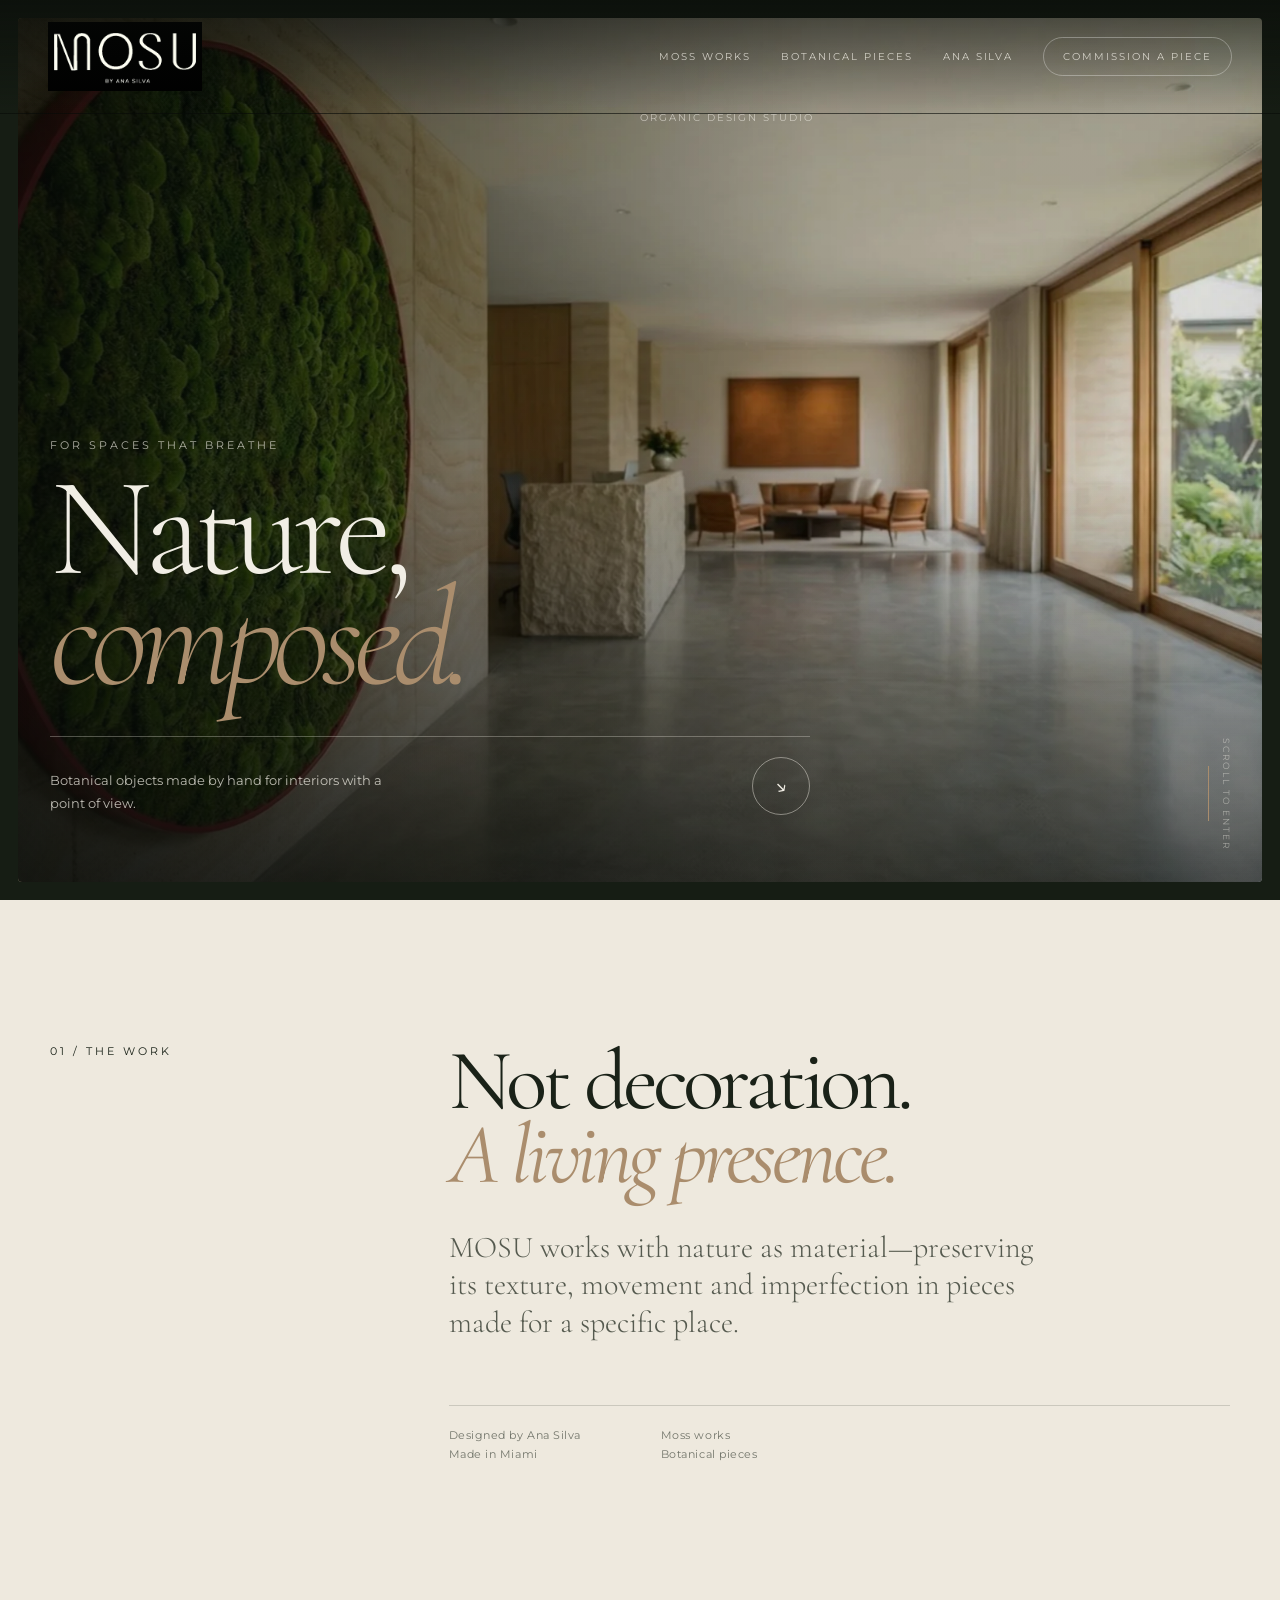
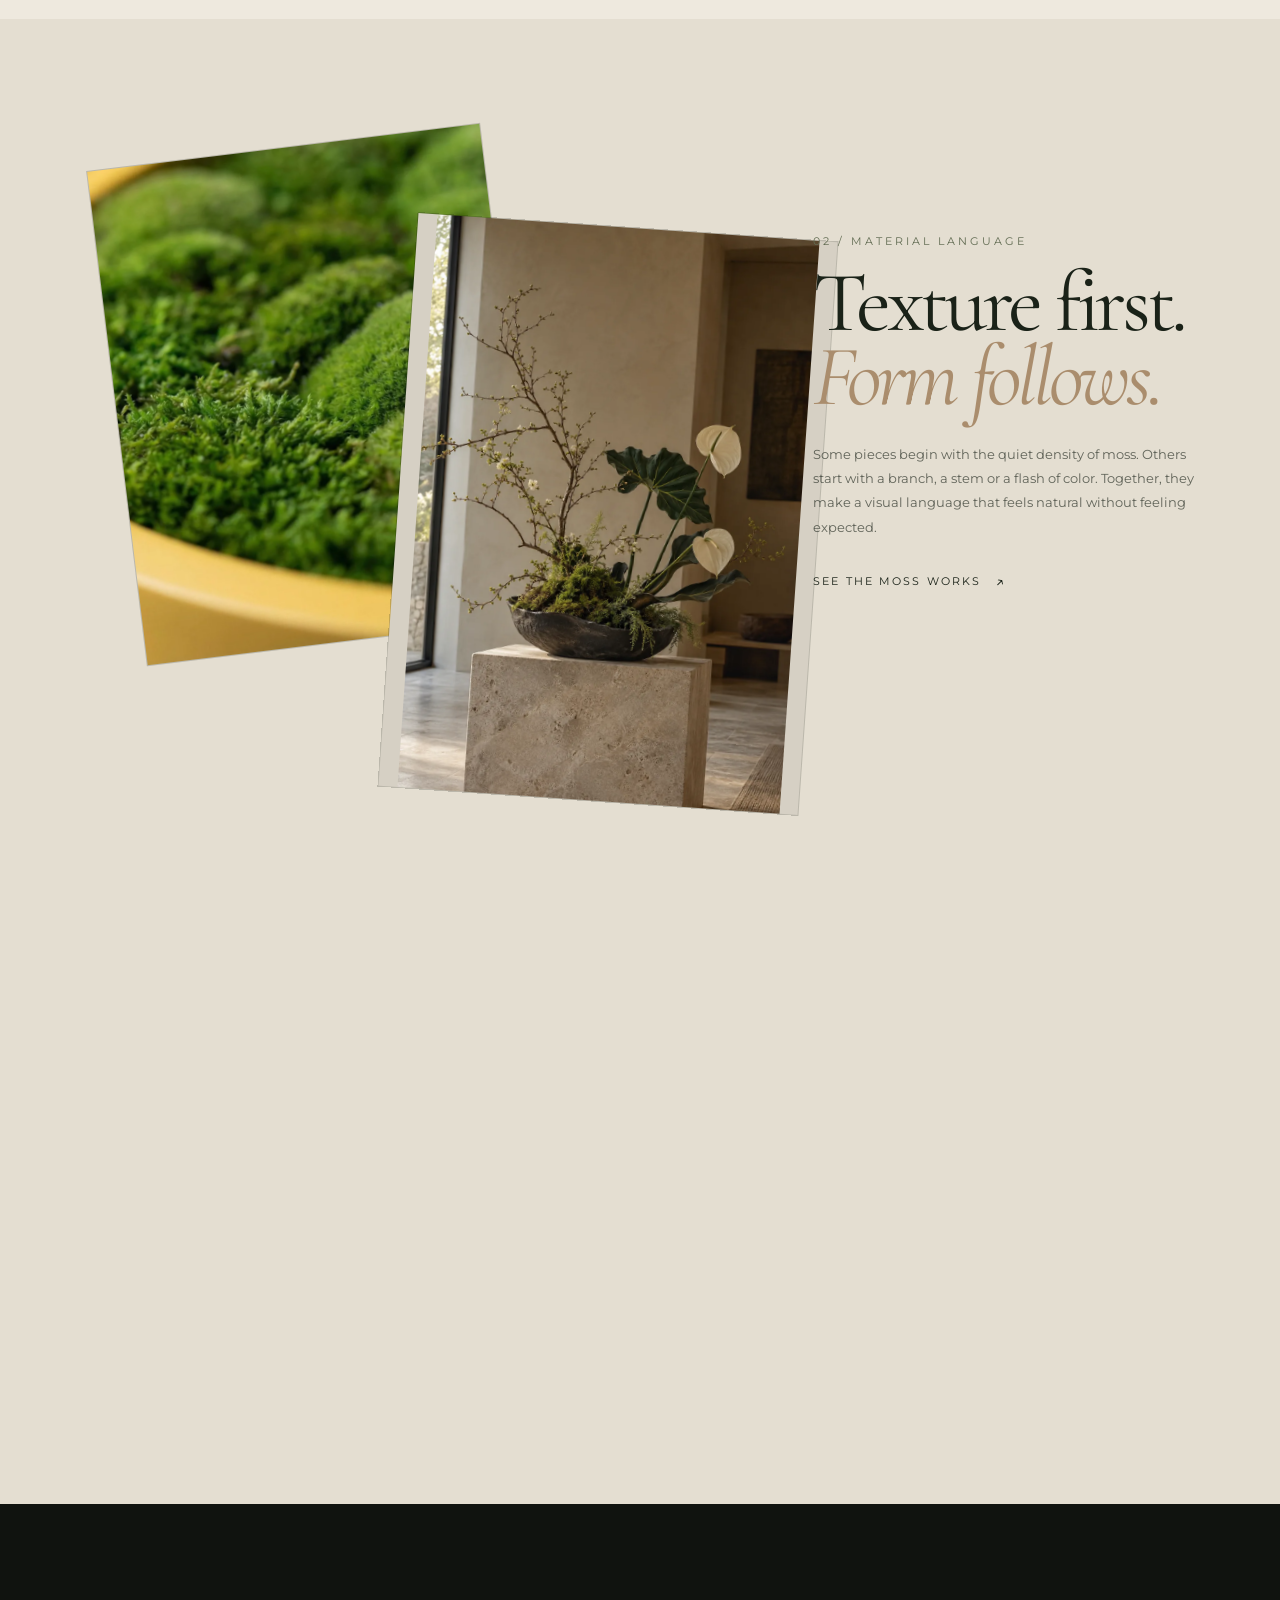
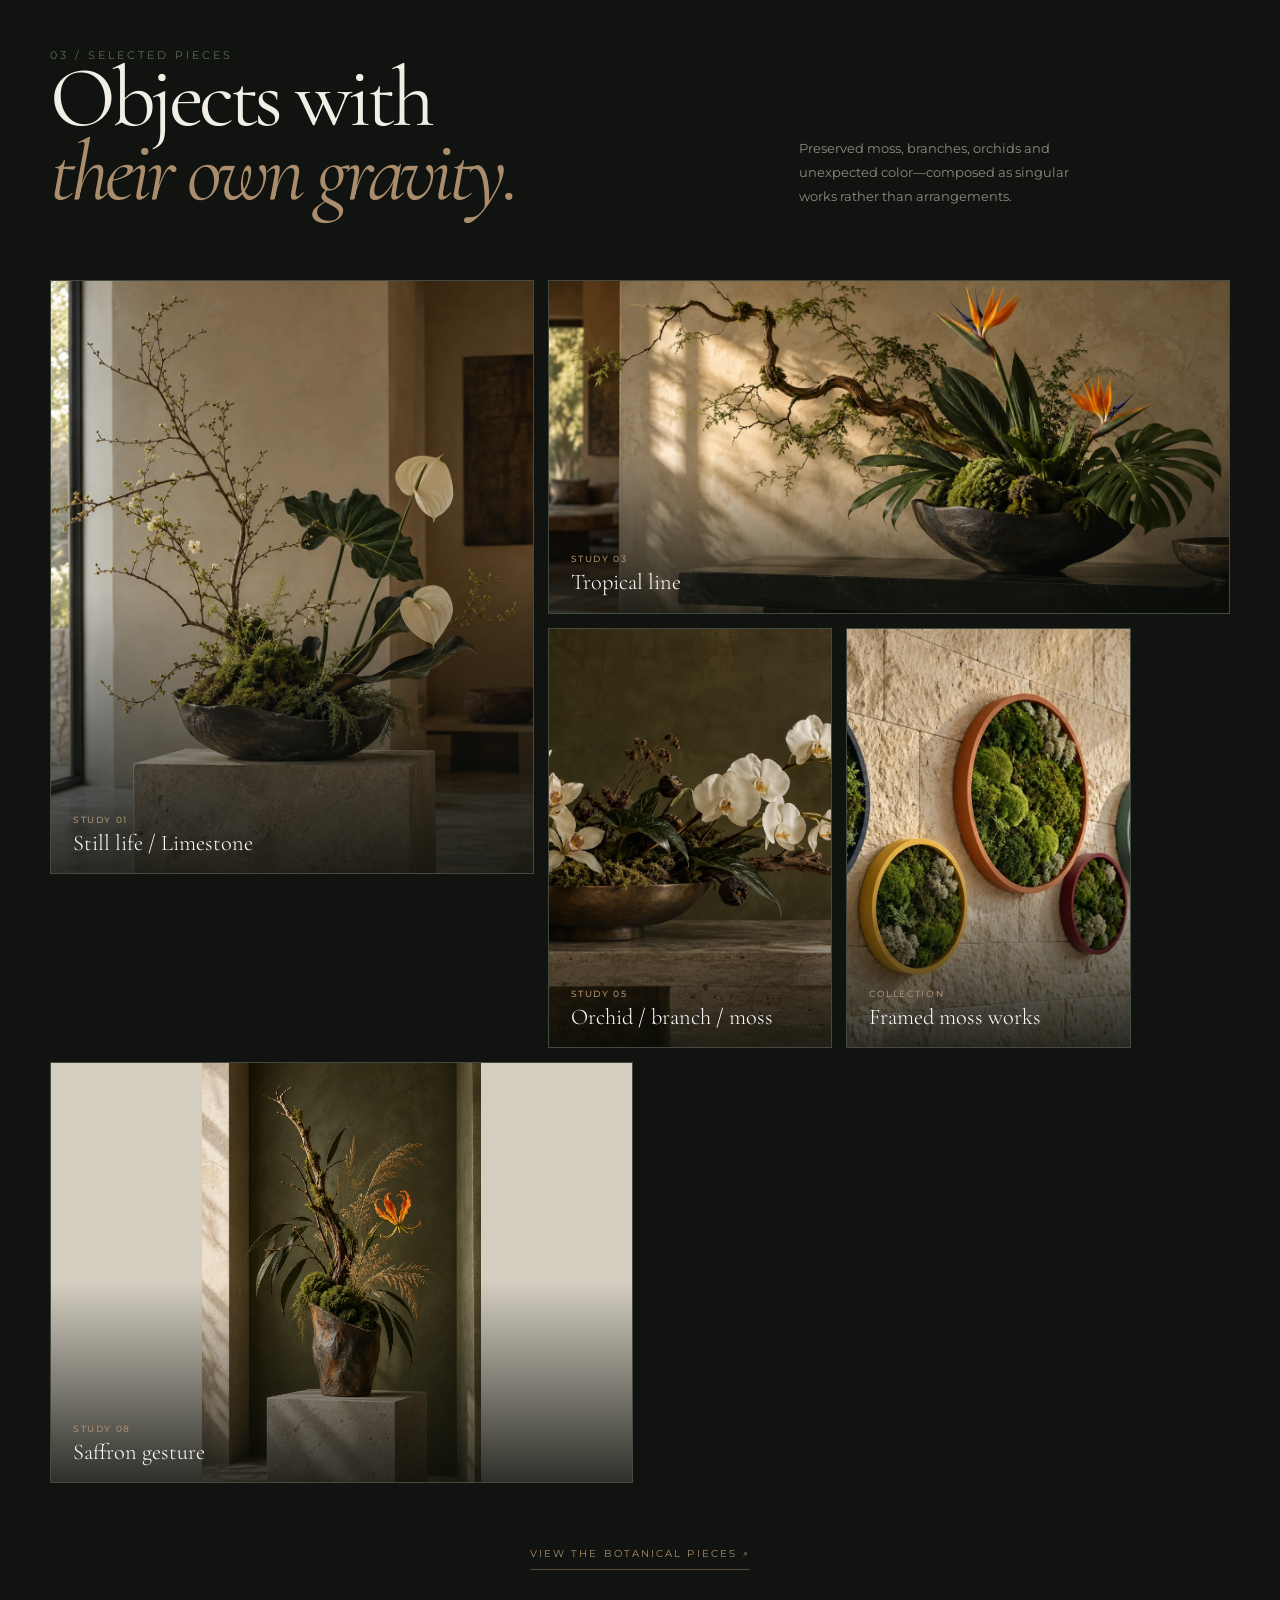
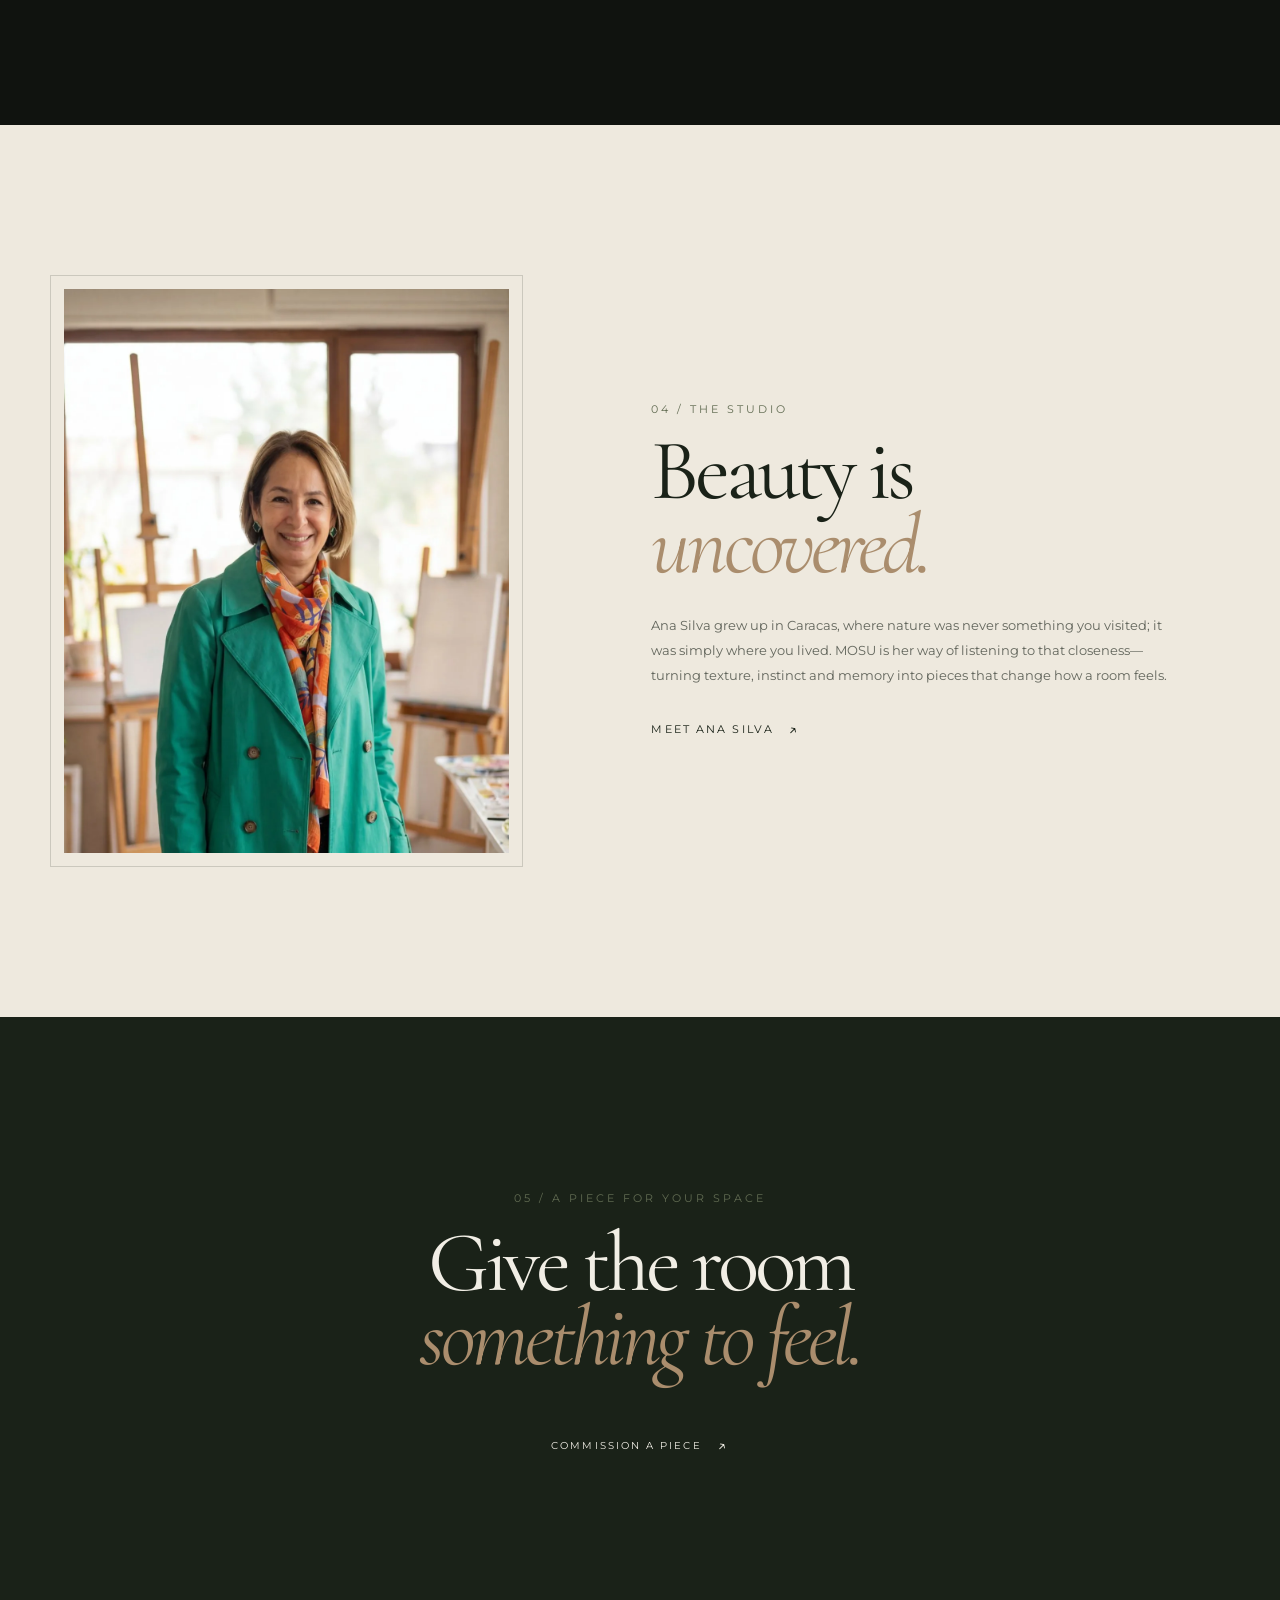
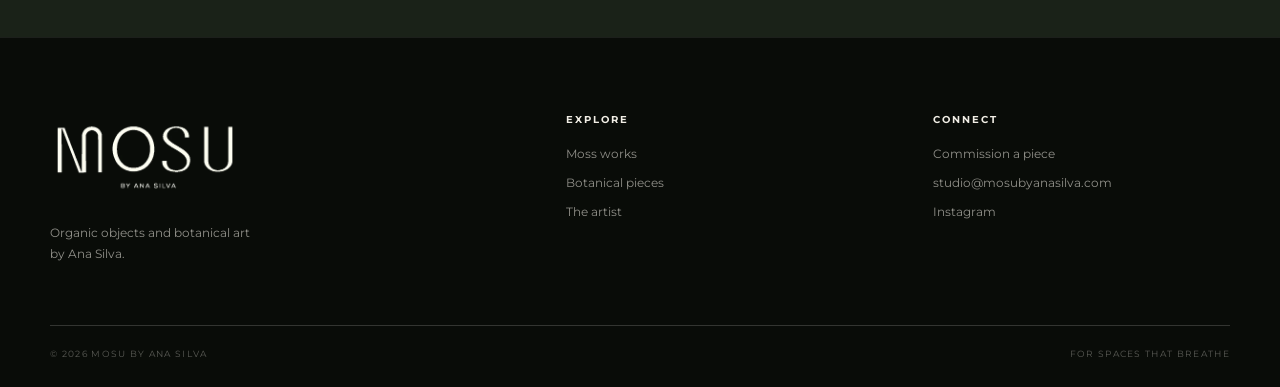
<file: index.html>
<!doctype html>
<html lang="en">
<head>
  <meta charset="utf-8">
  <meta name="viewport" content="width=device-width,initial-scale=1">
  <title>MOSU by Ana Silva | Botanical Art & Living Objects</title>
  <meta name="description" content="MOSU creates sculptural moss works and botanical pieces for considered interiors.">
  <link rel="icon" href="favicon.ico">
  <link rel="preconnect" href="https://fonts.googleapis.com">
  <link rel="preconnect" href="https://fonts.gstatic.com" crossorigin>
  <link href="https://fonts.googleapis.com/css2?family=Cormorant+Garamond:ital,wght@0,300;0,400;1,300&family=Montserrat:wght@300;400;500;600&display=swap" rel="stylesheet">
  <link rel="stylesheet" href="assets/css/site.css">
  <link rel="canonical" href="https://mosubyanasilva.com/">
  <meta property="og:image" content="https://mosubyanasilva.com/og-image.jpg">
</head>
<body class="home-page">
  <header class="nav">
    <a class="brand" href="index.html"><img src="assets/images/mosu-logo.webp" alt="MOSU by Ana Silva"></a>
    <nav class="nav-links" aria-label="Main navigation">
      <a href="collections.html">Moss works</a>
      <a href="botanical-pieces.html">Botanical pieces</a>
      <a href="ana-silva.html">Ana Silva</a>
      <a class="nav-cta" href="commission.html">Commission a piece</a>
    </nav>
    <button class="menu" aria-label="Open navigation">Menu</button>
  </header>

  <main>
    <section class="hero-home" data-depth-section>
      <div class="hero-home-media"><img src="assets/images/moss-interior-red.webp" alt="Large red framed moss work in a contemporary interior" fetchpriority="high"></div>
      <div class="hero-home-wash"></div>
      <div class="hero-home-top wrap"><span>Organic design studio</span><span>Miami · 2026</span></div>
      <div class="hero-home-content wrap">
        <p class="eyebrow">For spaces that breathe</p>
        <h1>Nature,<br><em>composed.</em></h1>
        <div class="hero-home-bottom"><p>Botanical objects made by hand for interiors with a point of view.</p><a class="round-arrow" href="#work" aria-label="Explore the work">↘</a></div>
      </div>
      <div class="hero-home-scroll"><span>Scroll to enter</span><i></i></div>
    </section>

    <section class="home-intro" id="work"><div class="wrap home-intro-grid reveal"><p class="eyebrow">01 / The work</p><div><h2>Not decoration.<br><em>A living presence.</em></h2><p class="home-lede">MOSU works with nature as material—preserving its texture, movement and imperfection in pieces made for a specific place.</p><div class="home-meta"><span>Designed by Ana Silva<br>Made in Miami</span><span>Moss works<br>Botanical pieces</span></div></div></div></section>

    <section class="material-story"><div class="material-sticky"><div class="material-image material-image-back"><img src="assets/images/moss-detail.webp" alt="Close detail of preserved moss"></div><div class="material-image material-image-front"><img src="assets/images/botanical-piece-portrait.webp" alt="Sculptural botanical piece with branches and preserved plants"></div><div class="material-copy wrap reveal"><p class="eyebrow">02 / Material language</p><h2>Texture first.<br><em>Form follows.</em></h2><p>Some pieces begin with the quiet density of moss. Others start with a branch, a stem or a flash of color. Together, they make a visual language that feels natural without feeling expected.</p><a class="text-link" href="collections.html">See the moss works</a></div></div></section>

    <section class="selected-work"><div class="wrap selected-head reveal"><div><p class="eyebrow">03 / Selected pieces</p><h2>Objects with<br><em>their own gravity.</em></h2></div><p>Preserved moss, branches, orchids and unexpected color—composed as singular works rather than arrangements.</p></div><div class="work-stream wrap"><a class="work-card work-card-tall reveal" href="botanical-pieces.html"><img src="assets/images/botanical-piece-portrait.webp" alt="Tall sculptural botanical piece"><span><small>Study 01</small>Still life / Limestone</span></a><a class="work-card work-card-wide reveal" href="botanical-pieces.html"><img src="assets/images/botanical-bird-wide-v2.webp" alt="Botanical piece with birds of paradise"><span><small>Study 03</small>Tropical line</span></a><a class="work-card work-card-square reveal" href="botanical-pieces.html"><img src="assets/images/botanical-orchid-wide-v2.webp" alt="Botanical piece with white orchids"><span><small>Study 05</small>Orchid / branch / moss</span></a><a class="work-card work-card-square reveal" href="collections.html"><img src="assets/images/moss-gallery-real-v2.webp" alt="Collection of preserved moss works"><span><small>Collection</small>Framed moss works</span></a><a class="work-card work-card-accent reveal" href="botanical-pieces.html"><img src="assets/images/botanical-saffron-v2.webp" alt="Botanical piece with a saffron accent"><span><small>Study 08</small>Saffron gesture</span></a></div><a class="center-link" href="botanical-pieces.html">View the botanical pieces ↗</a></section>

    <section class="home-studio"><div class="wrap home-studio-grid reveal"><div class="home-studio-image"><img src="assets/images/ana-silva.webp" alt="Ana Silva, founder and creative director of MOSU"></div><div class="home-studio-copy"><p class="eyebrow">04 / The studio</p><h2>Beauty is<br><em>uncovered.</em></h2><p>Ana Silva grew up in Caracas, where nature was never something you visited; it was simply where you lived. MOSU is her way of listening to that closeness—turning texture, instinct and memory into pieces that change how a room feels.</p><a class="text-link" href="ana-silva.html">Meet Ana Silva</a></div></div></section>

    <section class="home-close"><div class="wrap home-close-inner reveal"><p class="eyebrow">05 / A piece for your space</p><h2>Give the room<br><em>something to feel.</em></h2><a class="button" href="commission.html">Commission a piece <span>↗</span></a></div></section>
  </main>

  <footer class="footer"><div class="wrap"><div class="footer-grid"><div><img class="footer-logo" src="assets/images/mosu-logo.webp" alt="MOSU"><p>Organic objects and botanical art<br>by Ana Silva.</p></div><div><h4>Explore</h4><div class="footer-links"><a href="collections.html">Moss works</a><a href="botanical-pieces.html">Botanical pieces</a><a href="ana-silva.html">The artist</a></div></div><div><h4>Connect</h4><div class="footer-links"><a href="commission.html">Commission a piece</a><a href="mailto:studio@mosubyanasilva.com">studio@mosubyanasilva.com</a><a href="https://instagram.com/mosubyanasilva" target="_blank" rel="noopener">Instagram</a></div></div></div><div class="footer-bottom"><span>© 2026 MOSU by Ana Silva</span><span>For spaces that breathe</span></div></div></footer>
  <script src="assets/js/site.js"></script>
</body>
</html>
</file>
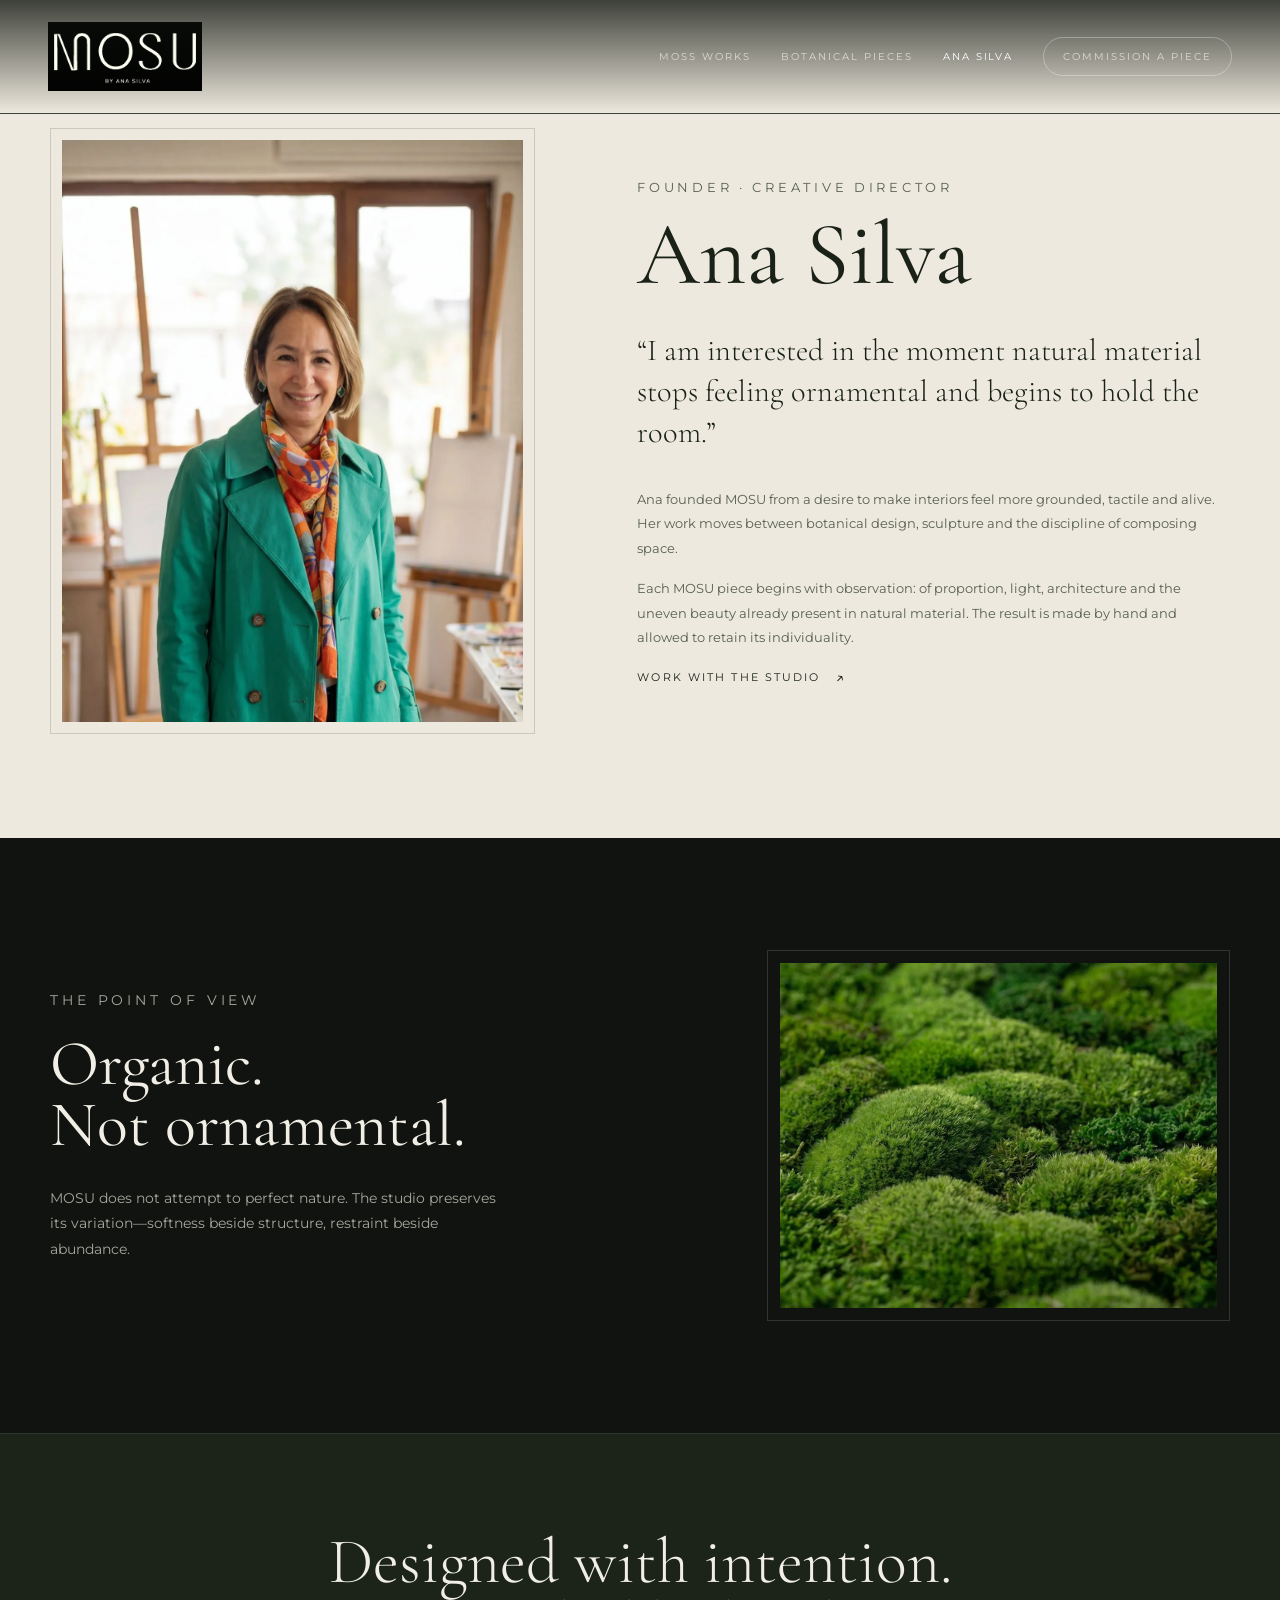
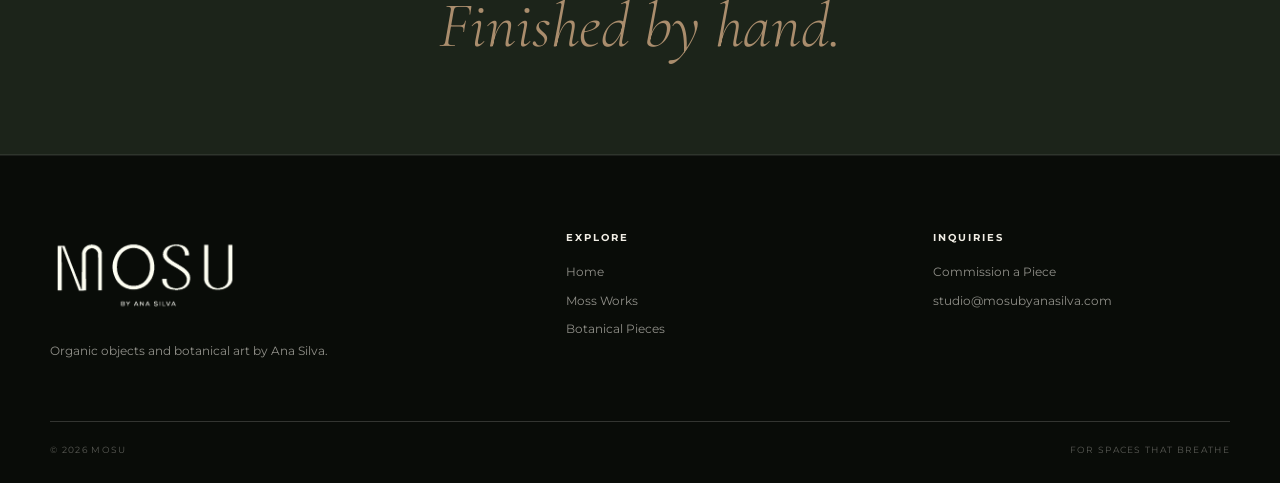
<file: ana-silva.html>
<!doctype html><html lang="en"><head><meta charset="utf-8"><meta name="viewport" content="width=device-width,initial-scale=1"><title>Ana Silva | MOSU</title><meta name="description" content="Meet Ana Silva, the artist and creative director behind MOSU."><link rel="icon" href="favicon.ico"><link href="https://fonts.googleapis.com/css2?family=Cormorant+Garamond:ital,wght@0,300;0,400;1,300&family=Montserrat:wght@300;400;500;600&display=swap" rel="stylesheet"><link rel="stylesheet" href="assets/css/site.css"></head><body><header class="nav scrolled"><a class="brand" href="index.html"><img src="assets/images/mosu-logo.webp" alt="MOSU"></a><button class="menu">Menu</button><nav class="nav-links"><a href="collections.html">Moss Works</a><a href="botanical-pieces.html">Botanical Pieces</a><a class="active" href="ana-silva.html">Ana Silva</a><a class="nav-cta" href="commission.html">Commission a Piece</a></nav></header><main>
<section class="profile"><div class="wrap profile-grid"><div class="profile-image reveal"><img src="assets/images/ana-silva.webp" alt="Ana Silva, founder and creative director of MOSU"></div><div class="profile-copy reveal"><p class="eyebrow">Founder · Creative Director</p><h1>Ana Silva</h1><blockquote>“I am interested in the moment natural material stops feeling ornamental and begins to hold the room.”</blockquote><p>Ana founded MOSU from a desire to make interiors feel more grounded, tactile and alive. Her work moves between botanical design, sculpture and the discipline of composing space.</p><p>Each MOSU piece begins with observation: of proportion, light, architecture and the uneven beauty already present in natural material. The result is made by hand and allowed to retain its individuality.</p><a class="text-link" href="commission.html">Work with the studio</a></div></div></section>
<section class="editorial"><div class="wrap editorial-grid"><div class="editorial-copy reveal"><p class="eyebrow">The point of view</p><h2>Organic.<br>Not ornamental.</h2><p>MOSU does not attempt to perfect nature. The studio preserves its variation—softness beside structure, restraint beside abundance.</p></div><div class="editorial-image reveal"><img src="assets/images/moss-texture.webp" alt="Natural preserved moss texture"></div></div></section>
<section class="statement"><div class="wrap"><p>Designed with intention.<br><em>Finished by hand.</em></p></div></section></main>
<footer class="footer"><div class="wrap"><div class="footer-grid"><div><img class="footer-logo" src="assets/images/mosu-logo.webp" alt="MOSU"><p>Organic objects and botanical art by Ana Silva.</p></div><div><h4>Explore</h4><div class="footer-links"><a href="index.html">Home</a><a href="collections.html">Moss Works</a><a href="botanical-pieces.html">Botanical Pieces</a></div></div><div><h4>Inquiries</h4><div class="footer-links"><a href="commission.html">Commission a Piece</a><a href="mailto:studio@mosubyanasilva.com">studio@mosubyanasilva.com</a></div></div></div><div class="footer-bottom"><span>© 2026 MOSU</span><span>For spaces that breathe</span></div></div></footer><script src="assets/js/site.js"></script></body></html>
</file>
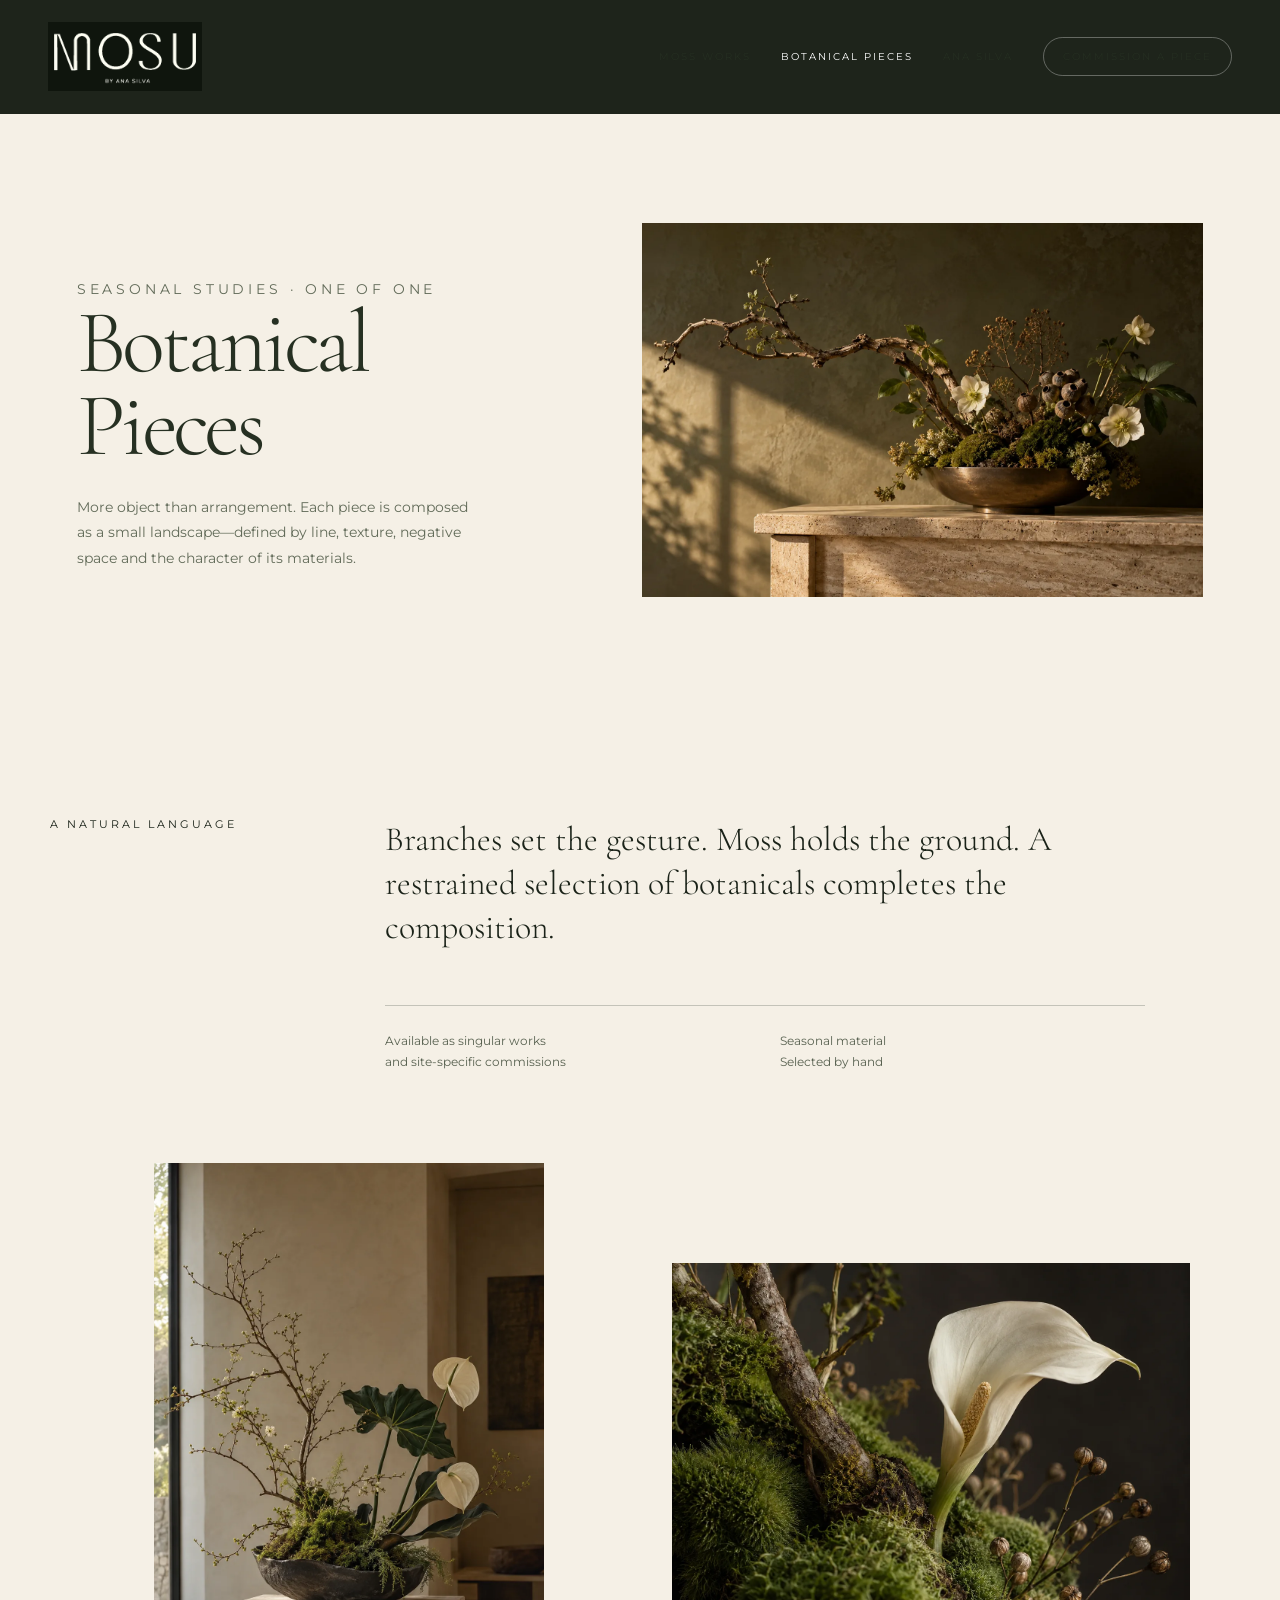
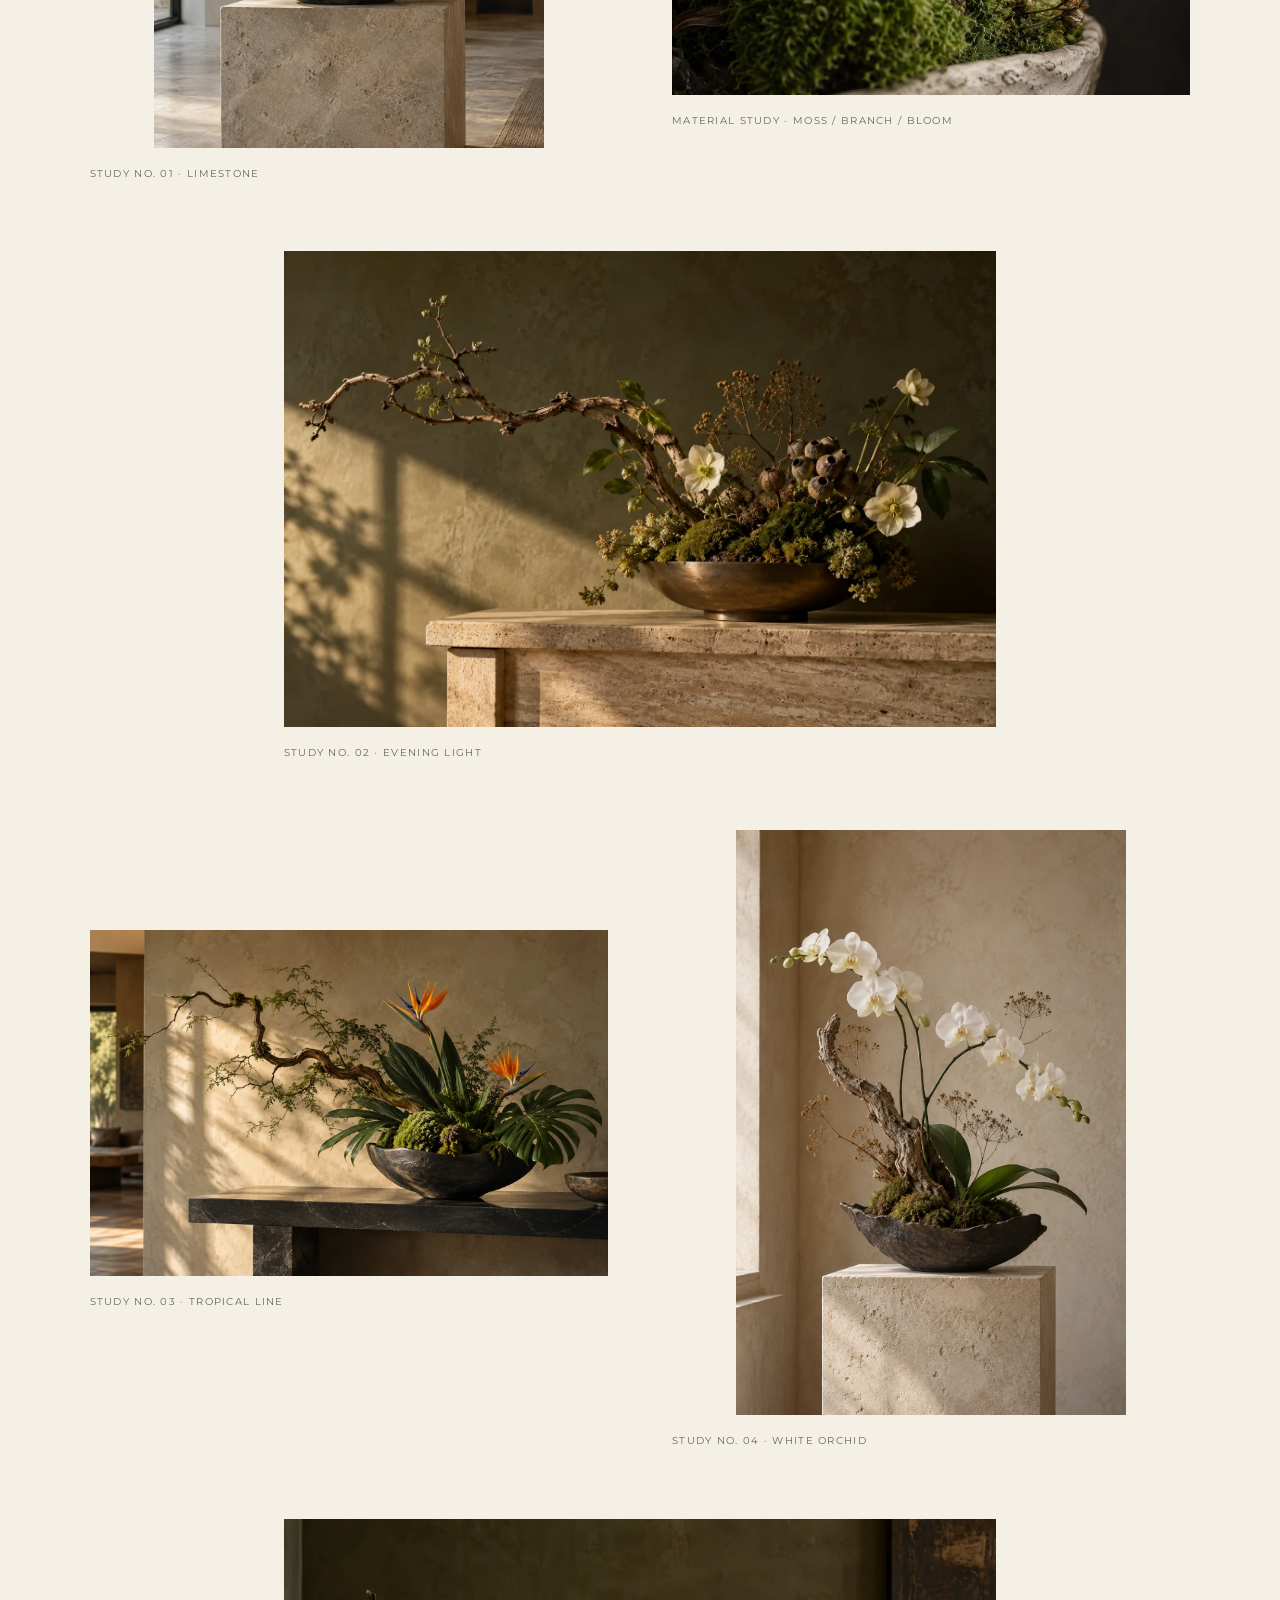
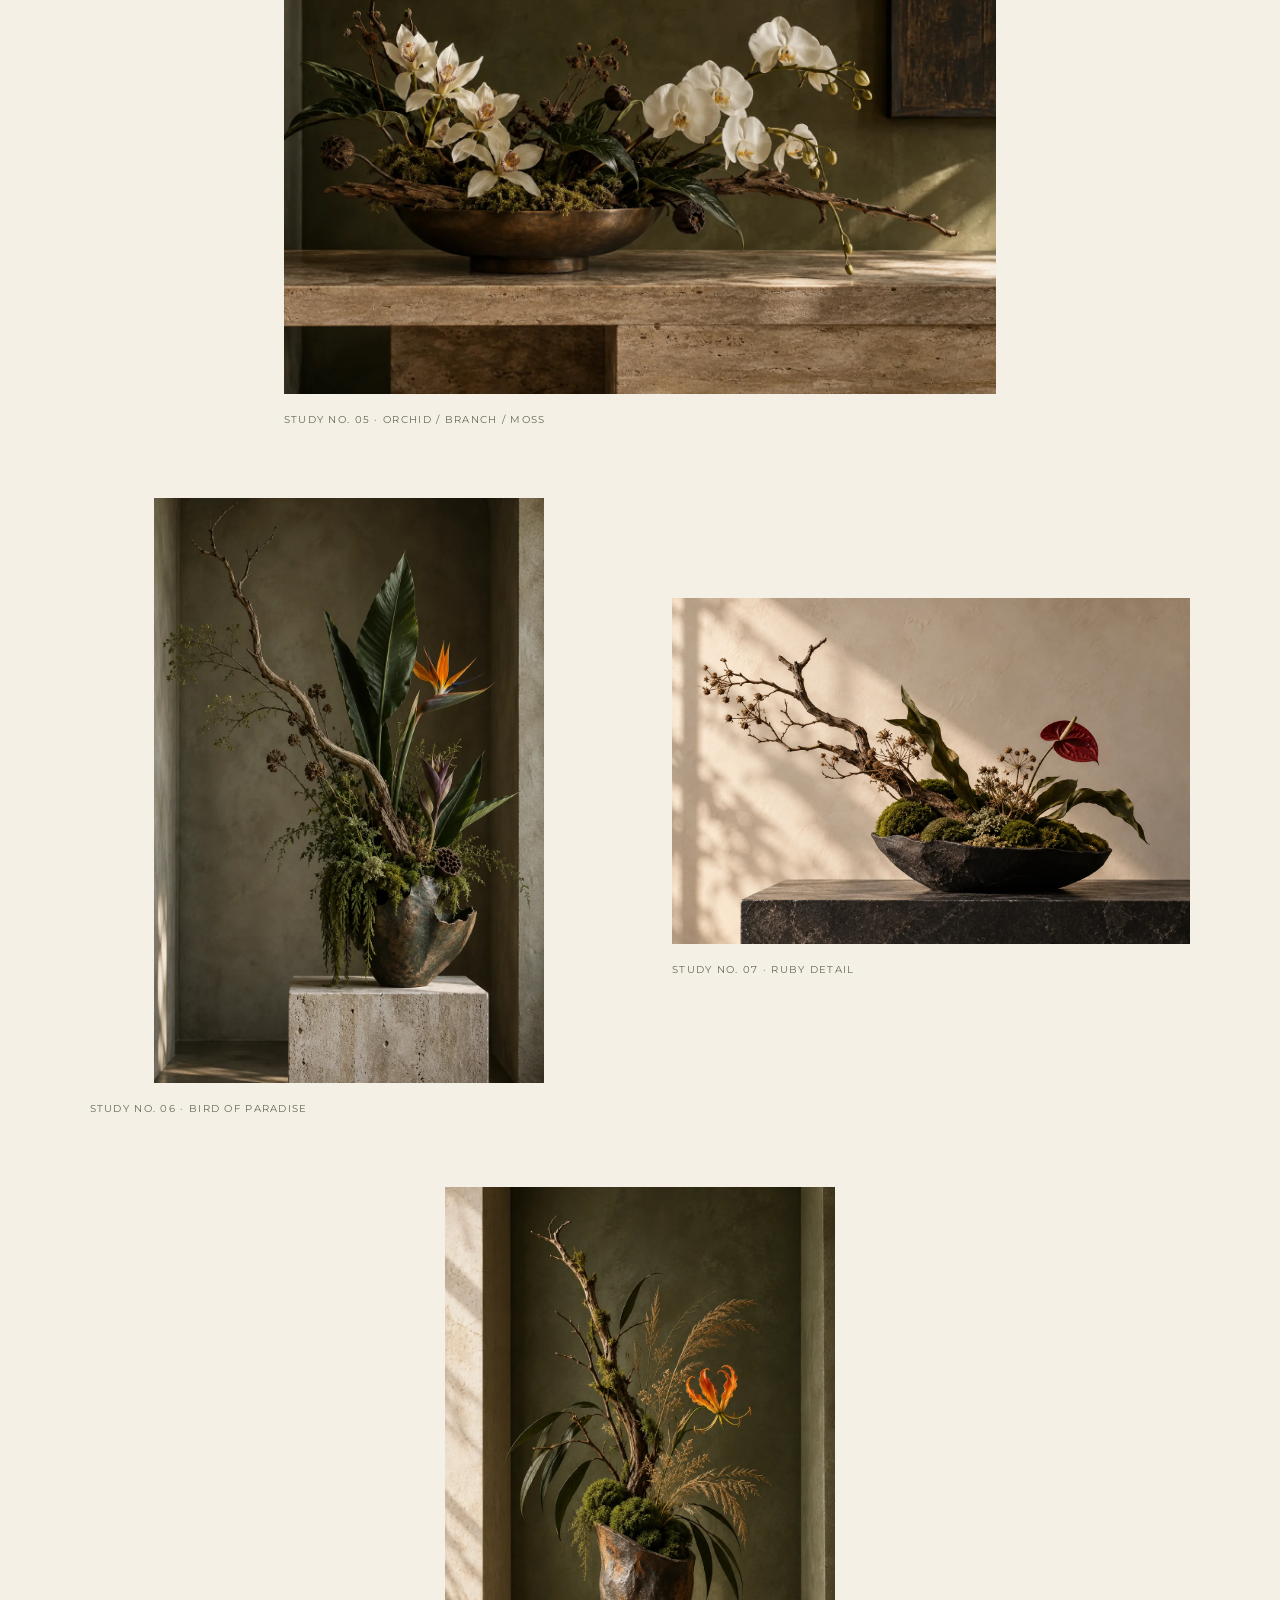
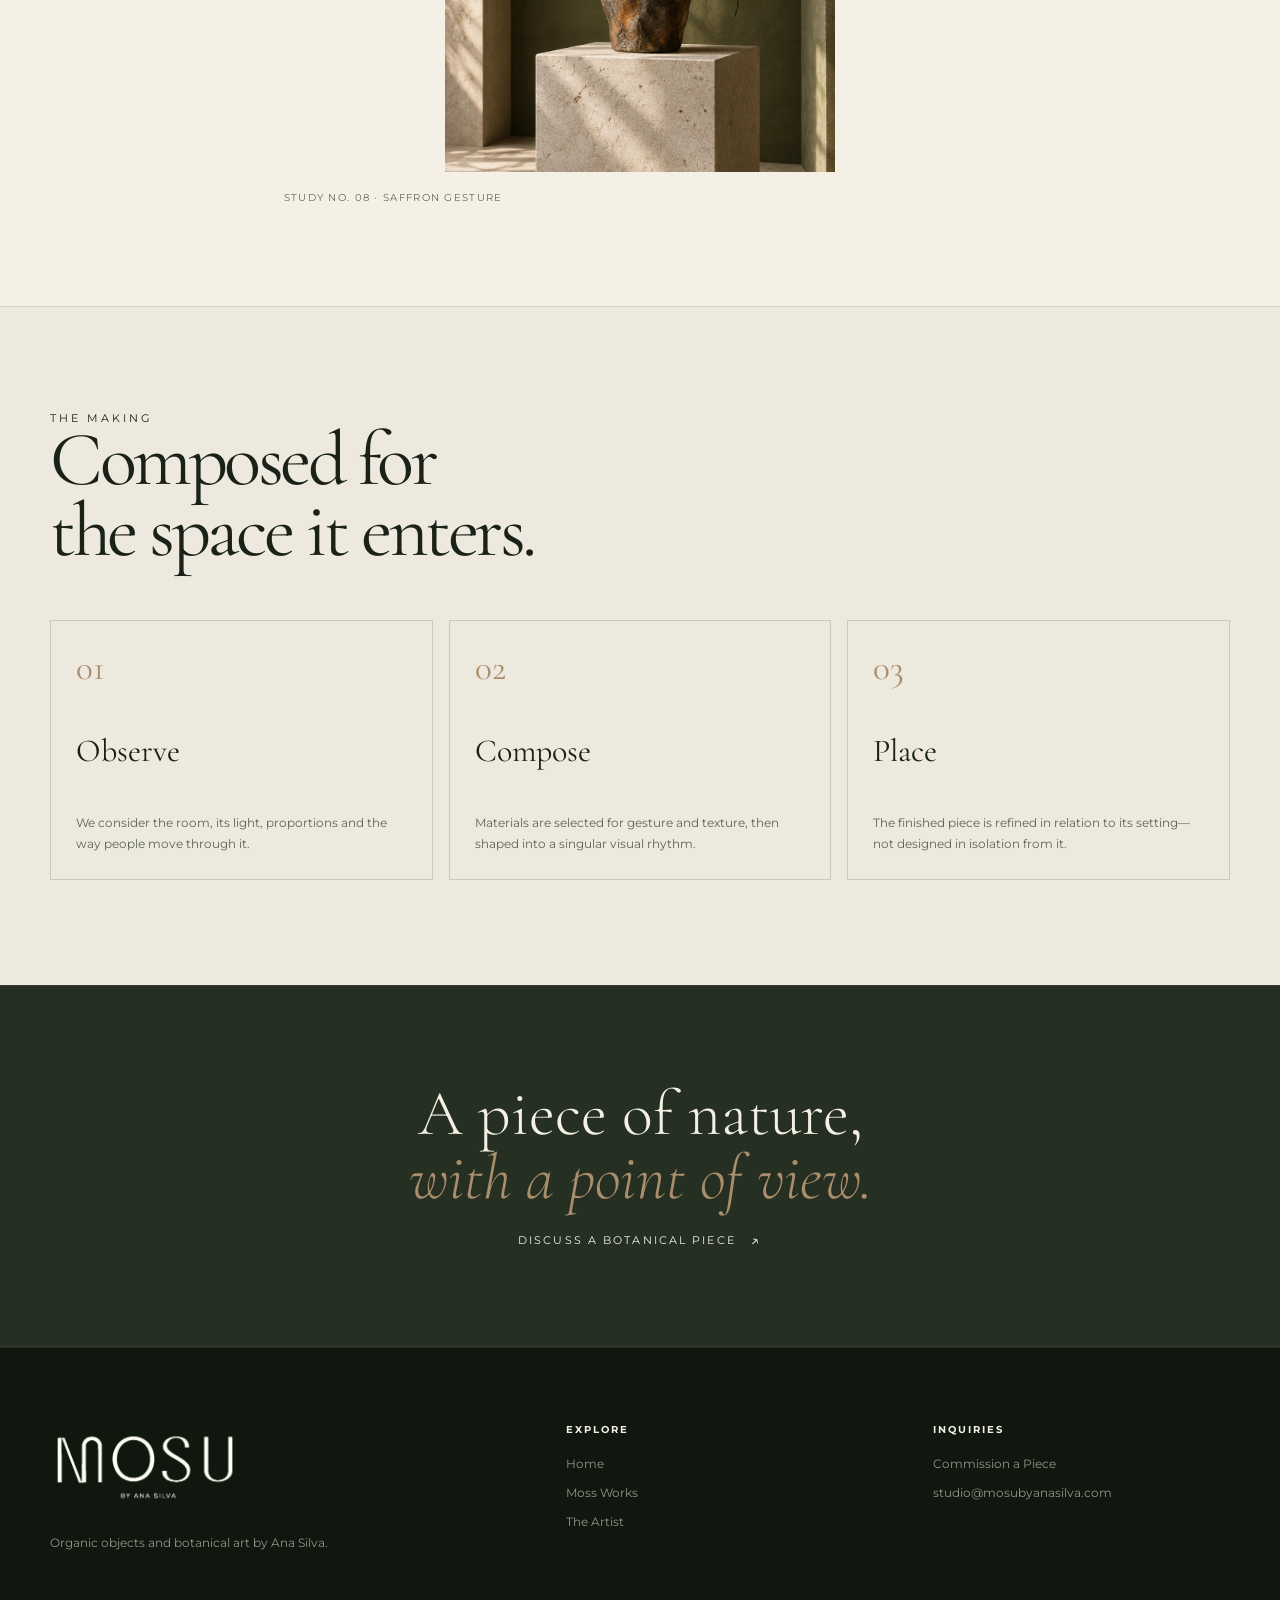
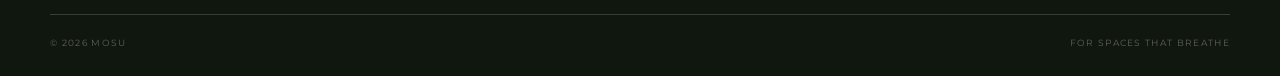
<file: botanical-pieces.html>
<!doctype html><html lang="en"><head><meta charset="utf-8"><meta name="viewport" content="width=device-width,initial-scale=1"><title>Botanical Pieces | MOSU by Ana Silva</title><meta name="description" content="Sculptural botanical pieces by MOSU—singular compositions made from natural materials."><link rel="icon" href="favicon.ico"><link href="https://fonts.googleapis.com/css2?family=Cormorant+Garamond:ital,wght@0,300;0,400;1,300&family=Montserrat:wght@300;400;500;600&display=swap" rel="stylesheet"><link rel="stylesheet" href="assets/css/site.css?v=botanical-editorial-20261014"></head><body class="botanical-page"><header class="nav"><a class="brand" href="index.html"><img src="assets/images/mosu-logo.webp" alt="MOSU"></a><button class="menu">Menu</button><nav class="nav-links"><a href="collections.html">Moss Works</a><a class="active" href="botanical-pieces.html">Botanical Pieces</a><a href="ana-silva.html">Ana Silva</a><a class="nav-cta" href="commission.html">Commission a Piece</a></nav></header><main>
<section class="page-hero"><div class="page-hero-media"><img src="assets/images/botanical-piece-wide.webp" alt="Architectural botanical piece with moss, branches and flowers"></div><div class="page-hero-content wrap"><p class="eyebrow">Seasonal studies · One of one</p><h1>Botanical Pieces</h1><p>More object than arrangement. Each piece is composed as a small landscape—defined by line, texture, negative space and the character of its materials.</p></div></section>
<section class="intro"><div class="wrap intro-grid reveal"><p class="eyebrow">A natural language</p><div class="intro-copy"><p>Branches set the gesture. Moss holds the ground. A restrained selection of botanicals completes the composition.</p><div class="intro-meta"><span>Available as singular works<br>and site-specific commissions</span><span>Seasonal material<br>Selected by hand</span></div></div></div></section>
<section class="botanical-grid"><article class="botanical-card tall"><img src="assets/images/botanical-piece-portrait.webp" alt="Tall sculptural botanical work"><p class="caption">Study No. 01 · Limestone</p></article><article class="botanical-card"><img src="assets/images/botanical-detail.webp" alt="Detail of preserved moss and white bloom"><p class="caption">Material study · Moss / Branch / Bloom</p></article><article class="botanical-card"><img src="assets/images/botanical-piece-wide.webp" alt="Wide sculptural botanical work"><p class="caption">Study No. 02 · Evening light</p></article><article class="botanical-card"><img src="assets/images/botanical-bird-wide-v2.webp" alt="Botanical piece with birds-of-paradise flowers"><p class="caption">Study No. 03 · Tropical line</p></article><article class="botanical-card tall"><img src="assets/images/botanical-orchid-tall-v2.webp" alt="Tall white orchid botanical piece"><p class="caption">Study No. 04 · White orchid</p></article><article class="botanical-card"><img src="assets/images/botanical-orchid-wide-v2.webp" alt="Wide white orchid botanical piece"><p class="caption">Study No. 05 · Orchid / Branch / Moss</p></article><article class="botanical-card"><img src="assets/images/botanical-bird-tall-v2.webp" alt="Tall botanical piece with a bird-of-paradise accent"><p class="caption">Study No. 06 · Bird of paradise</p></article><article class="botanical-card"><img src="assets/images/botanical-ruby-v2.webp" alt="Botanical piece with a single ruby anthurium"><p class="caption">Study No. 07 · Ruby detail</p></article><article class="botanical-card tall"><img src="assets/images/botanical-saffron-v2.webp" alt="Tall botanical piece with a saffron-orange gloriosa lily"><p class="caption">Study No. 08 · Saffron gesture</p></article><article class="botanical-card"><img src="assets/images/botanical-violet-v2.webp" alt="Botanical piece with muted violet-blue orchids"><p class="caption">Study No. 09 · Violet / Sage / Stone</p></article></section>
<section class="process"><div class="wrap"><p class="eyebrow">The making</p><h2 class="section-title">Composed for<br>the space it enters.</h2><div class="process-grid"><div class="process-item reveal"><span>01</span><h3>Observe</h3><p>We consider the room, its light, proportions and the way people move through it.</p></div><div class="process-item reveal"><span>02</span><h3>Compose</h3><p>Materials are selected for gesture and texture, then shaped into a singular visual rhythm.</p></div><div class="process-item reveal"><span>03</span><h3>Place</h3><p>The finished piece is refined in relation to its setting—not designed in isolation from it.</p></div></div></div></section>
<section class="statement"><div class="wrap"><p>A piece of nature,<br><em>with a point of view.</em></p><br><a class="text-link" href="commission.html">Discuss a botanical piece</a></div></section></main>
<footer class="footer"><div class="wrap"><div class="footer-grid"><div><img class="footer-logo" src="assets/images/mosu-logo.webp" alt="MOSU"><p>Organic objects and botanical art by Ana Silva.</p></div><div><h4>Explore</h4><div class="footer-links"><a href="index.html">Home</a><a href="collections.html">Moss Works</a><a href="ana-silva.html">The Artist</a></div></div><div><h4>Inquiries</h4><div class="footer-links"><a href="commission.html">Commission a Piece</a><a href="mailto:studio@mosubyanasilva.com">studio@mosubyanasilva.com</a></div></div></div><div class="footer-bottom"><span>© 2026 MOSU</span><span>For spaces that breathe</span></div></div></footer><script src="assets/js/site.js"></script></body></html>
</file>
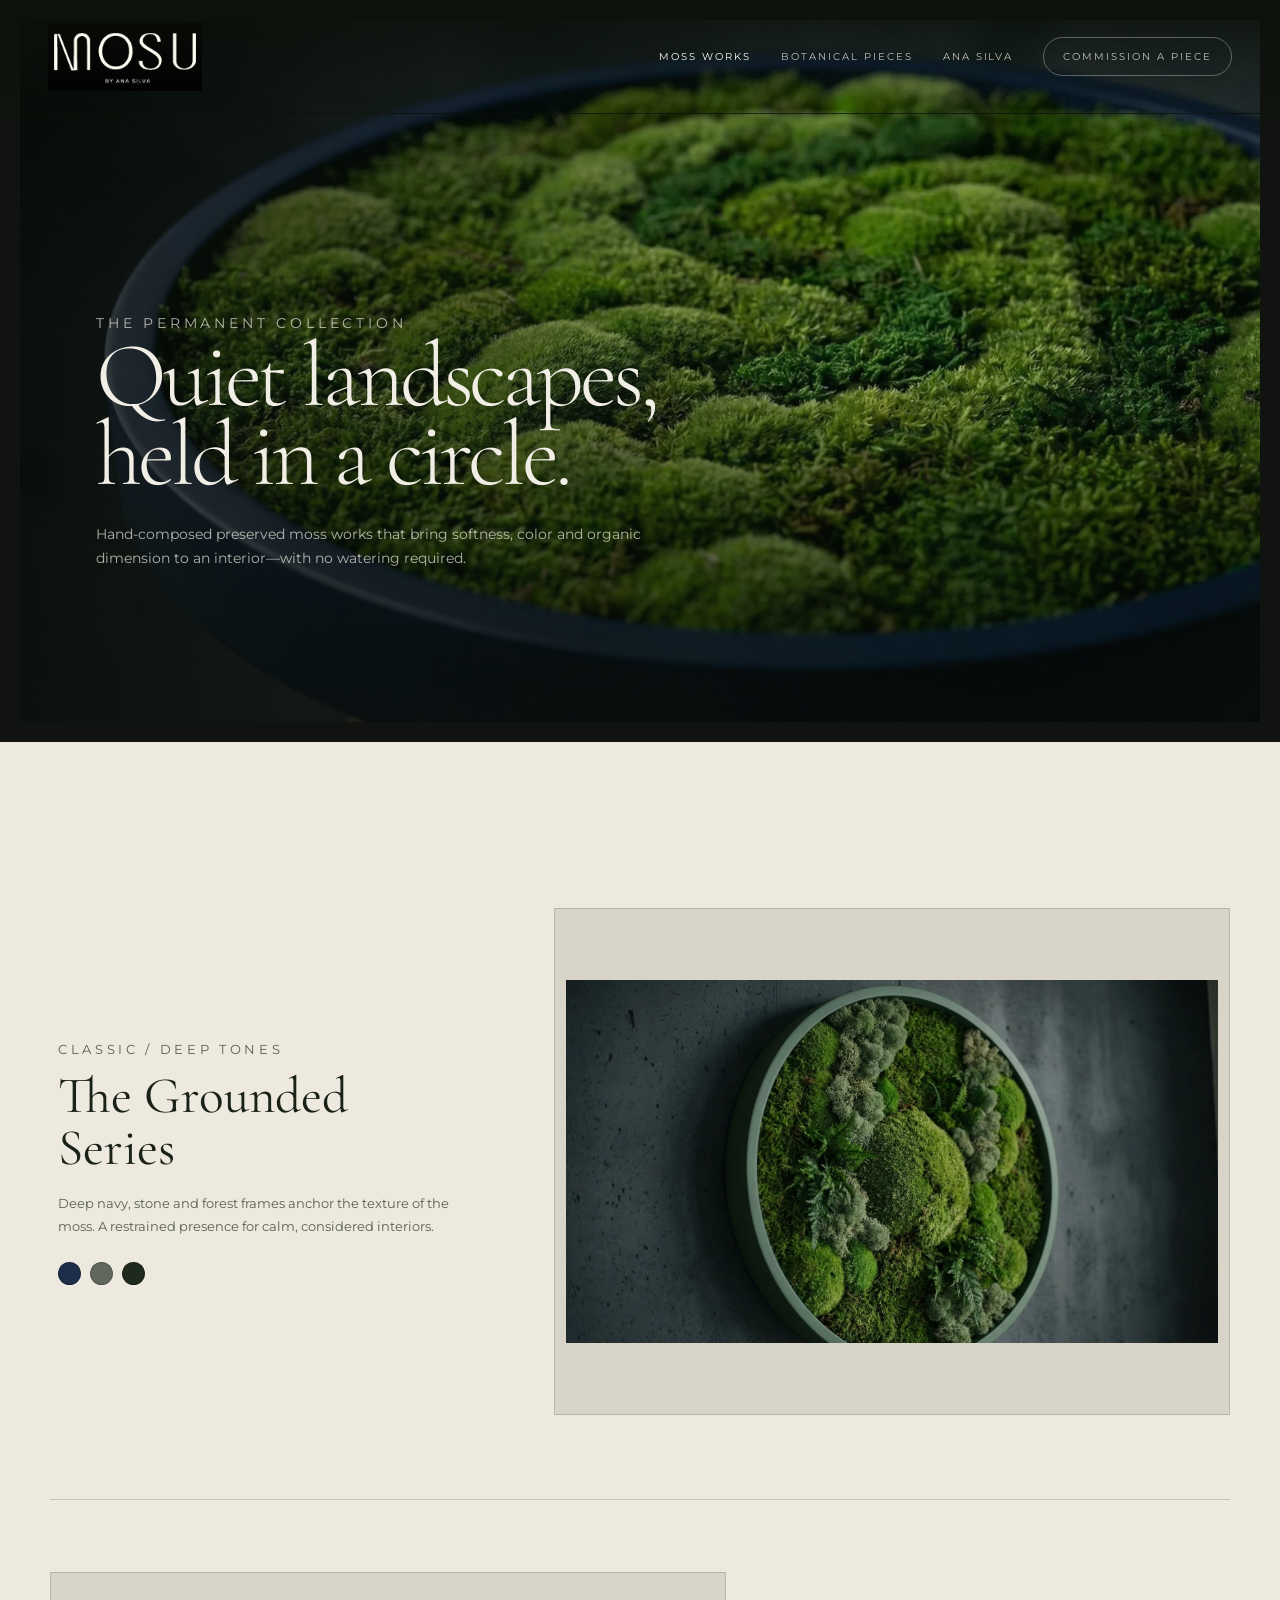
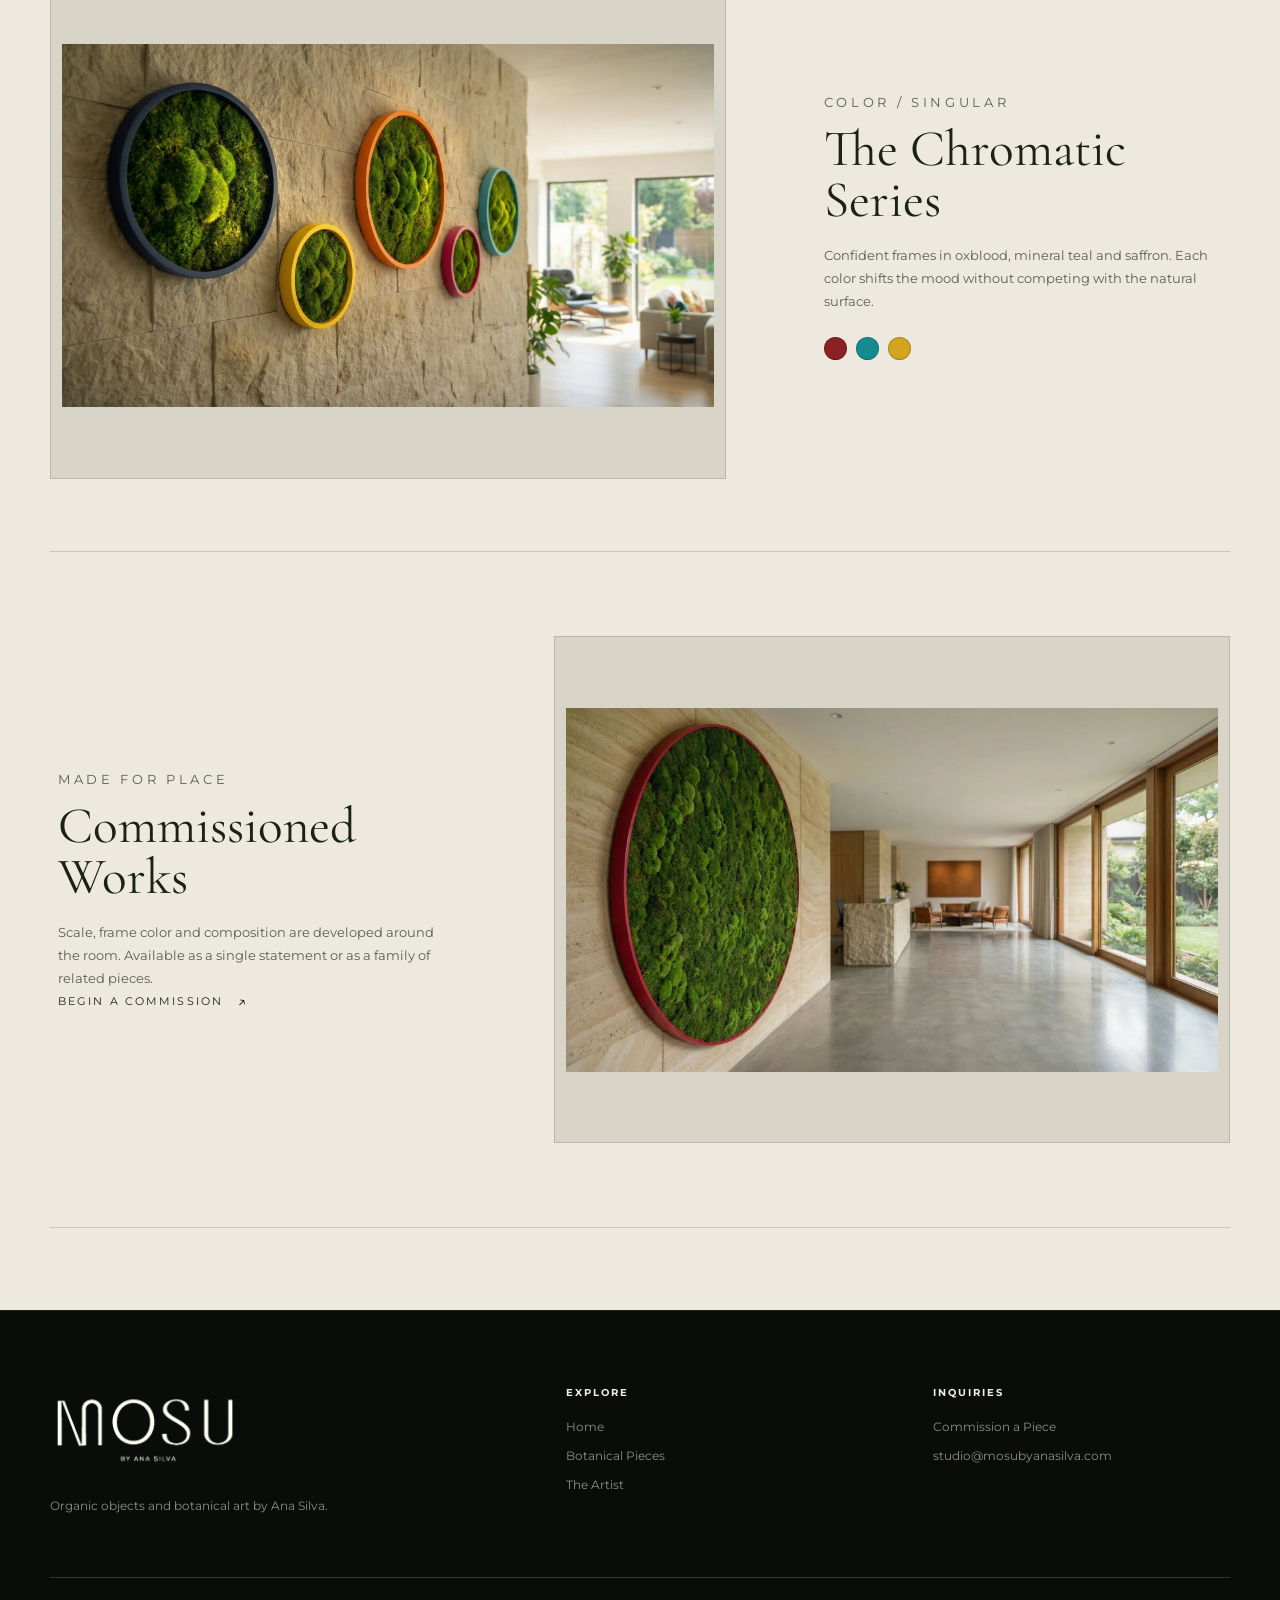
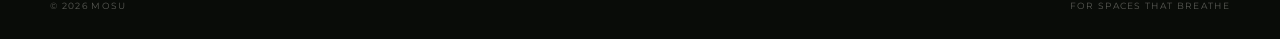
<file: collections.html>
<!doctype html><html lang="en"><head><meta charset="utf-8"><meta name="viewport" content="width=device-width,initial-scale=1"><title>Moss Works | MOSU by Ana Silva</title><meta name="description" content="Explore sculptural preserved moss works by MOSU."><link rel="icon" href="favicon.ico"><link href="https://fonts.googleapis.com/css2?family=Cormorant+Garamond:ital,wght@0,300;0,400;1,300&family=Montserrat:wght@300;400;500;600&display=swap" rel="stylesheet"><link rel="stylesheet" href="assets/css/site.css"></head><body><header class="nav"><a class="brand" href="index.html"><img src="assets/images/mosu-logo.webp" alt="MOSU"></a><button class="menu">Menu</button><nav class="nav-links"><a class="active" href="collections.html">Moss Works</a><a href="botanical-pieces.html">Botanical Pieces</a><a href="ana-silva.html">Ana Silva</a><a class="nav-cta" href="commission.html">Commission a Piece</a></nav></header><main>
<section class="page-hero"><div class="page-hero-media"><img src="assets/images/moss-navy.webp" alt="Navy framed preserved moss work"></div><div class="page-hero-content wrap"><p class="eyebrow">The permanent collection</p><h1>Quiet landscapes,<br>held in a circle.</h1><p>Hand-composed preserved moss works that bring softness, color and organic dimension to an interior—with no watering required.</p></div></section>
<section class="collection-list"><div class="wrap"><article class="collection-row reveal"><div class="collection-copy"><p class="eyebrow">Classic / Deep tones</p><h2>The Grounded Series</h2><p>Deep navy, stone and forest frames anchor the texture of the moss. A restrained presence for calm, considered interiors.</p><div class="swatches"><i class="swatch" style="background:#1d2d4a"></i><i class="swatch" style="background:#60675d"></i><i class="swatch" style="background:#1e2a1c"></i></div></div><div class="collection-visual"><img src="assets/images/moss-grey.webp" alt="Grey framed moss work"></div></article>
<article class="collection-row reveal"><div class="collection-copy"><p class="eyebrow">Color / Singular</p><h2>The Chromatic Series</h2><p>Confident frames in oxblood, mineral teal and saffron. Each color shifts the mood without competing with the natural surface.</p><div class="swatches"><i class="swatch" style="background:#8b2025"></i><i class="swatch" style="background:#158b91"></i><i class="swatch" style="background:#d2a51c"></i></div></div><div class="collection-visual"><img src="assets/images/moss-gallery.webp" alt="Colorful moss artworks installed together"></div></article>
<article class="collection-row reveal"><div class="collection-copy"><p class="eyebrow">Made for place</p><h2>Commissioned Works</h2><p>Scale, frame color and composition are developed around the room. Available as a single statement or as a family of related pieces.</p><a class="text-link" href="commission.html">Begin a commission</a></div><div class="collection-visual"><img src="assets/images/moss-interior-red.webp" alt="Large commissioned moss work"></div></article></div></section></main>
<footer class="footer"><div class="wrap"><div class="footer-grid"><div><img class="footer-logo" src="assets/images/mosu-logo.webp" alt="MOSU"><p>Organic objects and botanical art by Ana Silva.</p></div><div><h4>Explore</h4><div class="footer-links"><a href="index.html">Home</a><a href="botanical-pieces.html">Botanical Pieces</a><a href="ana-silva.html">The Artist</a></div></div><div><h4>Inquiries</h4><div class="footer-links"><a href="commission.html">Commission a Piece</a><a href="mailto:studio@mosubyanasilva.com">studio@mosubyanasilva.com</a></div></div></div><div class="footer-bottom"><span>© 2026 MOSU</span><span>For spaces that breathe</span></div></div></footer><script src="assets/js/site.js"></script></body></html>
</file>
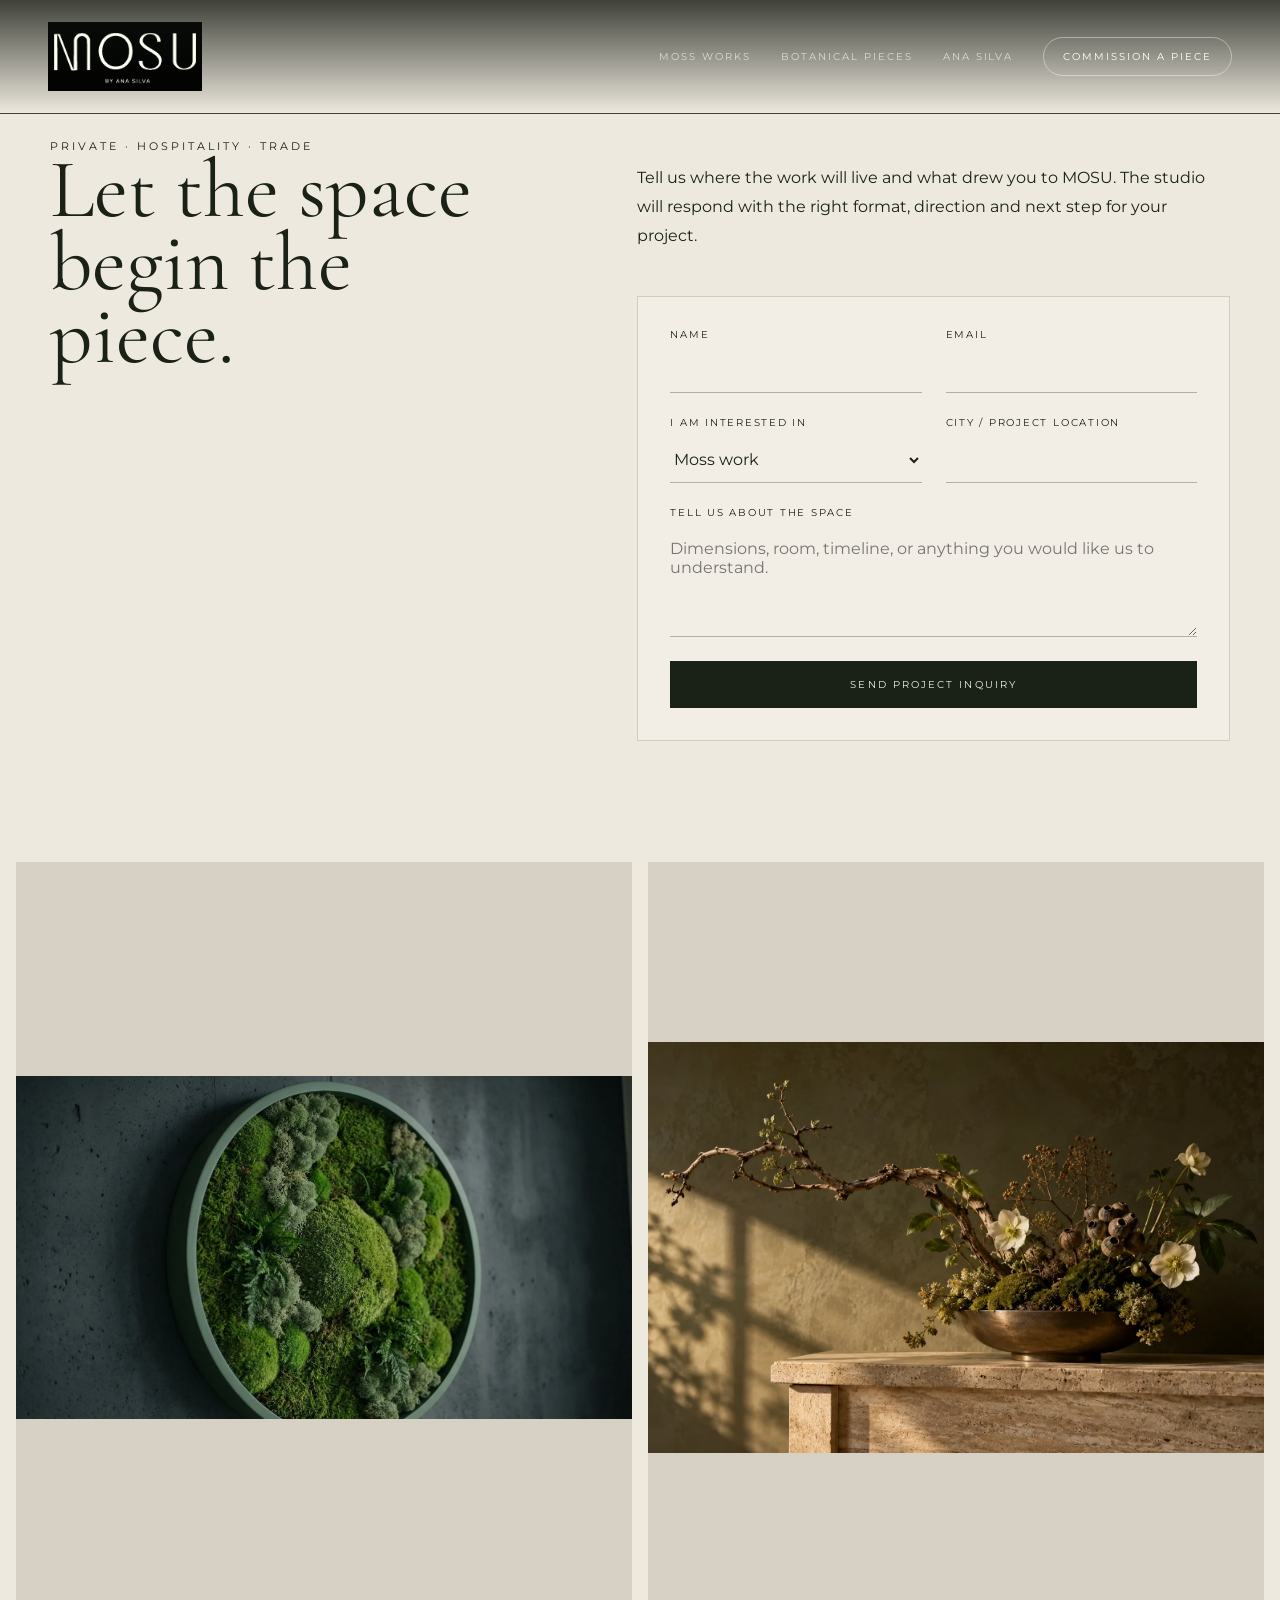
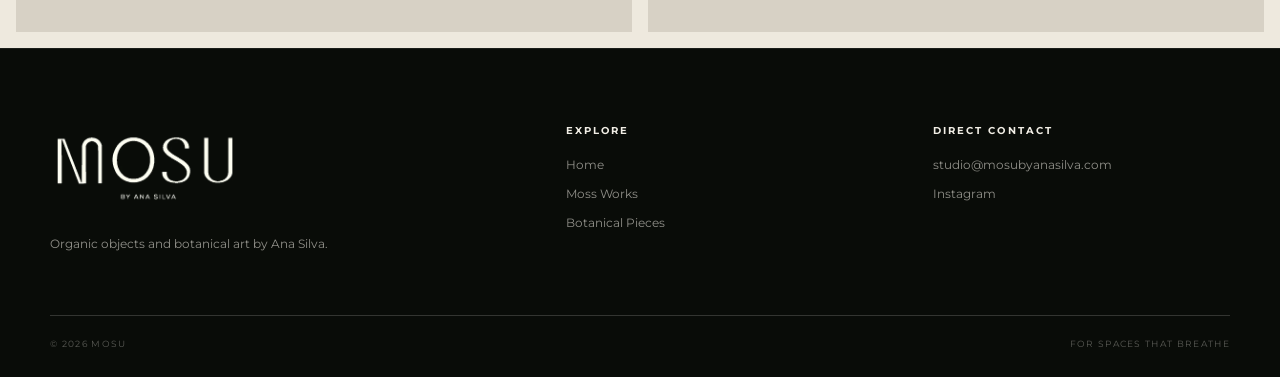
<file: commission.html>
<!doctype html><html lang="en"><head><meta charset="utf-8"><meta name="viewport" content="width=device-width,initial-scale=1"><title>Commission a Piece | MOSU</title><meta name="description" content="Commission a moss work or botanical piece from MOSU by Ana Silva."><link rel="icon" href="favicon.ico"><link href="https://fonts.googleapis.com/css2?family=Cormorant+Garamond:ital,wght@0,300;0,400;1,300&family=Montserrat:wght@300;400;500;600&display=swap" rel="stylesheet"><link rel="stylesheet" href="assets/css/site.css"></head><body><header class="nav scrolled"><a class="brand" href="index.html"><img src="assets/images/mosu-logo.webp" alt="MOSU"></a><button class="menu">Menu</button><nav class="nav-links"><a href="collections.html">Moss Works</a><a href="botanical-pieces.html">Botanical Pieces</a><a href="ana-silva.html">Ana Silva</a><a class="nav-cta active" href="commission.html">Commission a Piece</a></nav></header><main><section class="commission"><div class="wrap commission-grid"><div><p class="eyebrow">Private · Hospitality · Trade</p><h1>Let the space<br>begin the piece.</h1></div><div class="commission-copy"><p>Tell us where the work will live and what drew you to MOSU. The studio will respond with the right format, direction and next step for your project.</p><form class="form"><div class="field"><label for="name">Name</label><input id="name" name="Name" required></div><div class="field"><label for="email">Email</label><input id="email" name="Email" type="email" required></div><div class="field"><label for="type">I am interested in</label><select id="type" name="Interest"><option>Moss work</option><option>Botanical piece</option><option>Hospitality or trade project</option><option>Not sure yet</option></select></div><div class="field"><label for="place">City / Project location</label><input id="place" name="Location"></div><div class="field full"><label for="details">Tell us about the space</label><textarea id="details" name="Project details" placeholder="Dimensions, room, timeline, or anything you would like us to understand."></textarea></div><div class="field full"><button class="button" type="submit">Send project inquiry</button></div></form></div></div></section><section class="botanical-grid"><article class="botanical-card"><img src="assets/images/moss-grey.webp" alt="Preserved moss work"></article><article class="botanical-card"><img src="assets/images/botanical-piece-wide.webp" alt="Botanical commission"></article></section></main><footer class="footer"><div class="wrap"><div class="footer-grid"><div><img class="footer-logo" src="assets/images/mosu-logo.webp" alt="MOSU"><p>Organic objects and botanical art by Ana Silva.</p></div><div><h4>Explore</h4><div class="footer-links"><a href="index.html">Home</a><a href="collections.html">Moss Works</a><a href="botanical-pieces.html">Botanical Pieces</a></div></div><div><h4>Direct contact</h4><div class="footer-links"><a href="mailto:studio@mosubyanasilva.com">studio@mosubyanasilva.com</a><a href="https://instagram.com/mosubyanasilva">Instagram</a></div></div></div><div class="footer-bottom"><span>© 2026 MOSU</span><span>For spaces that breathe</span></div></div></footer><script src="assets/js/site.js"></script></body></html>
</file>
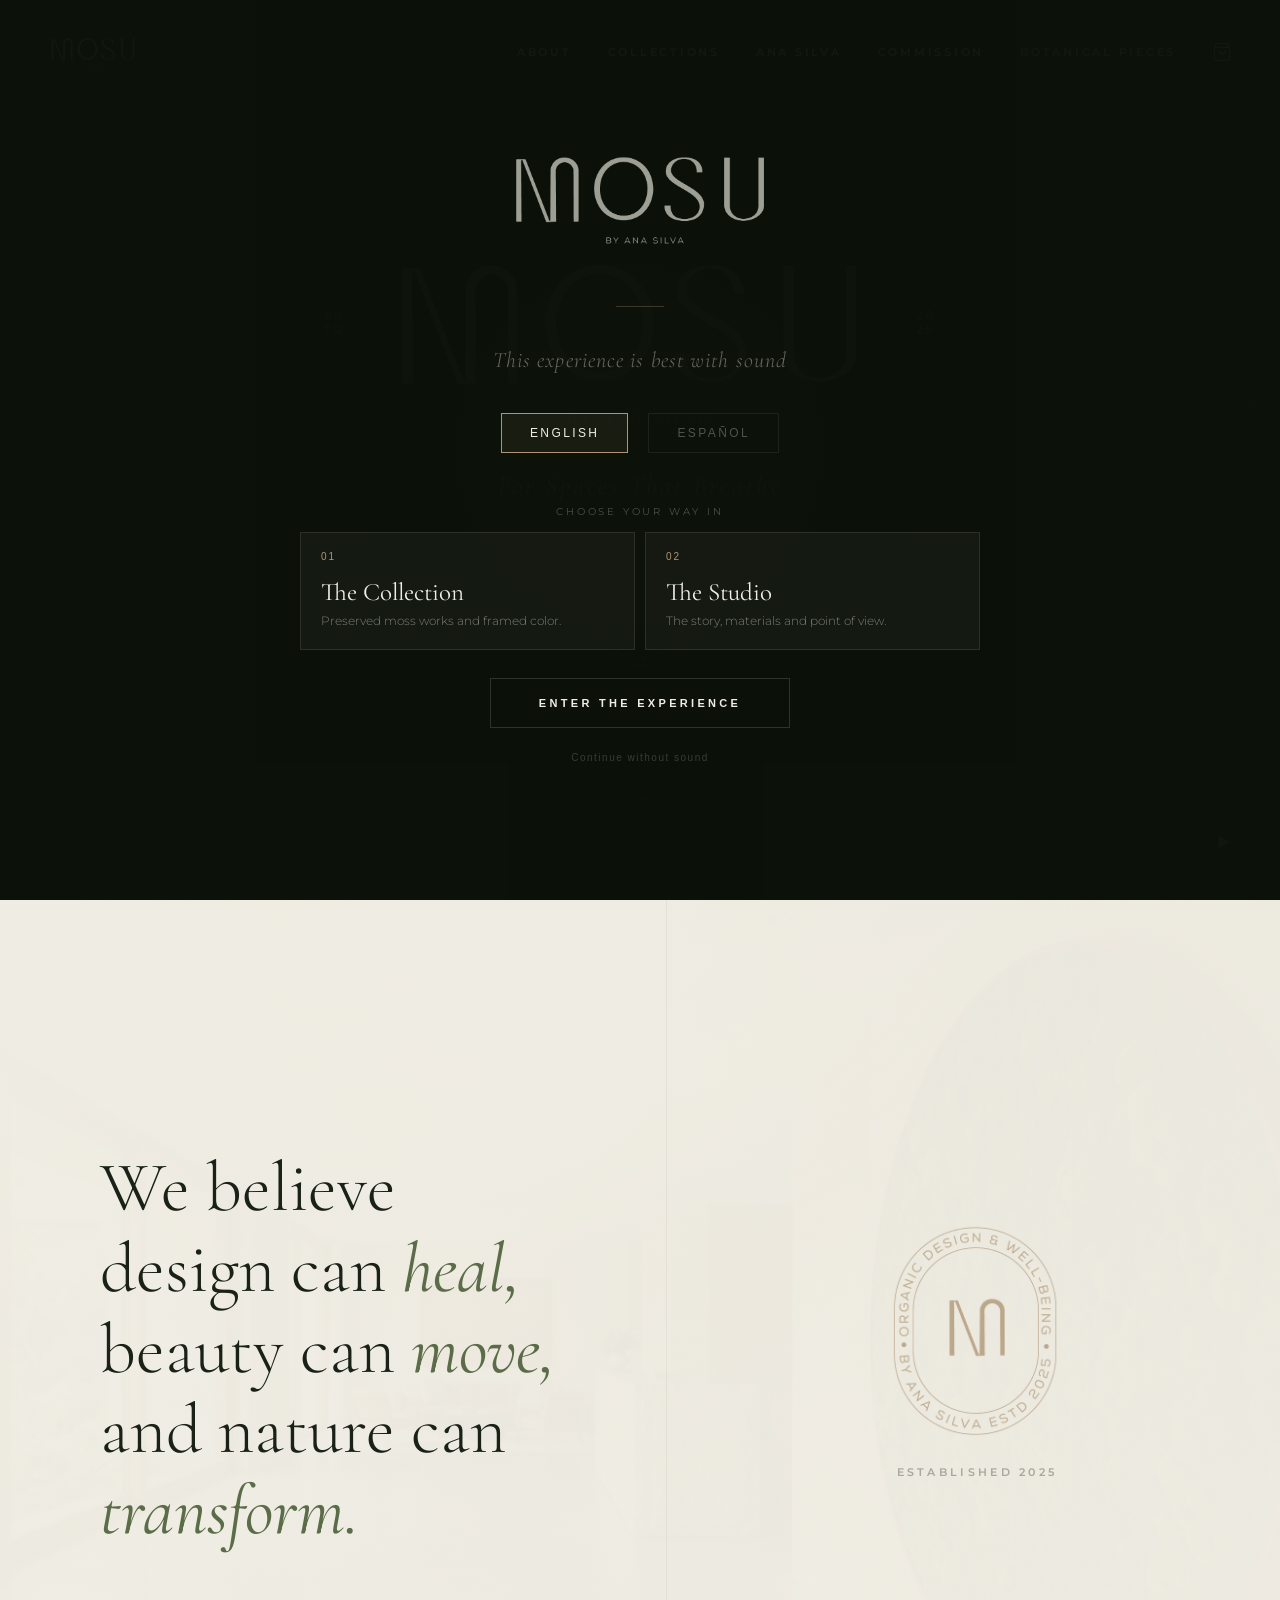
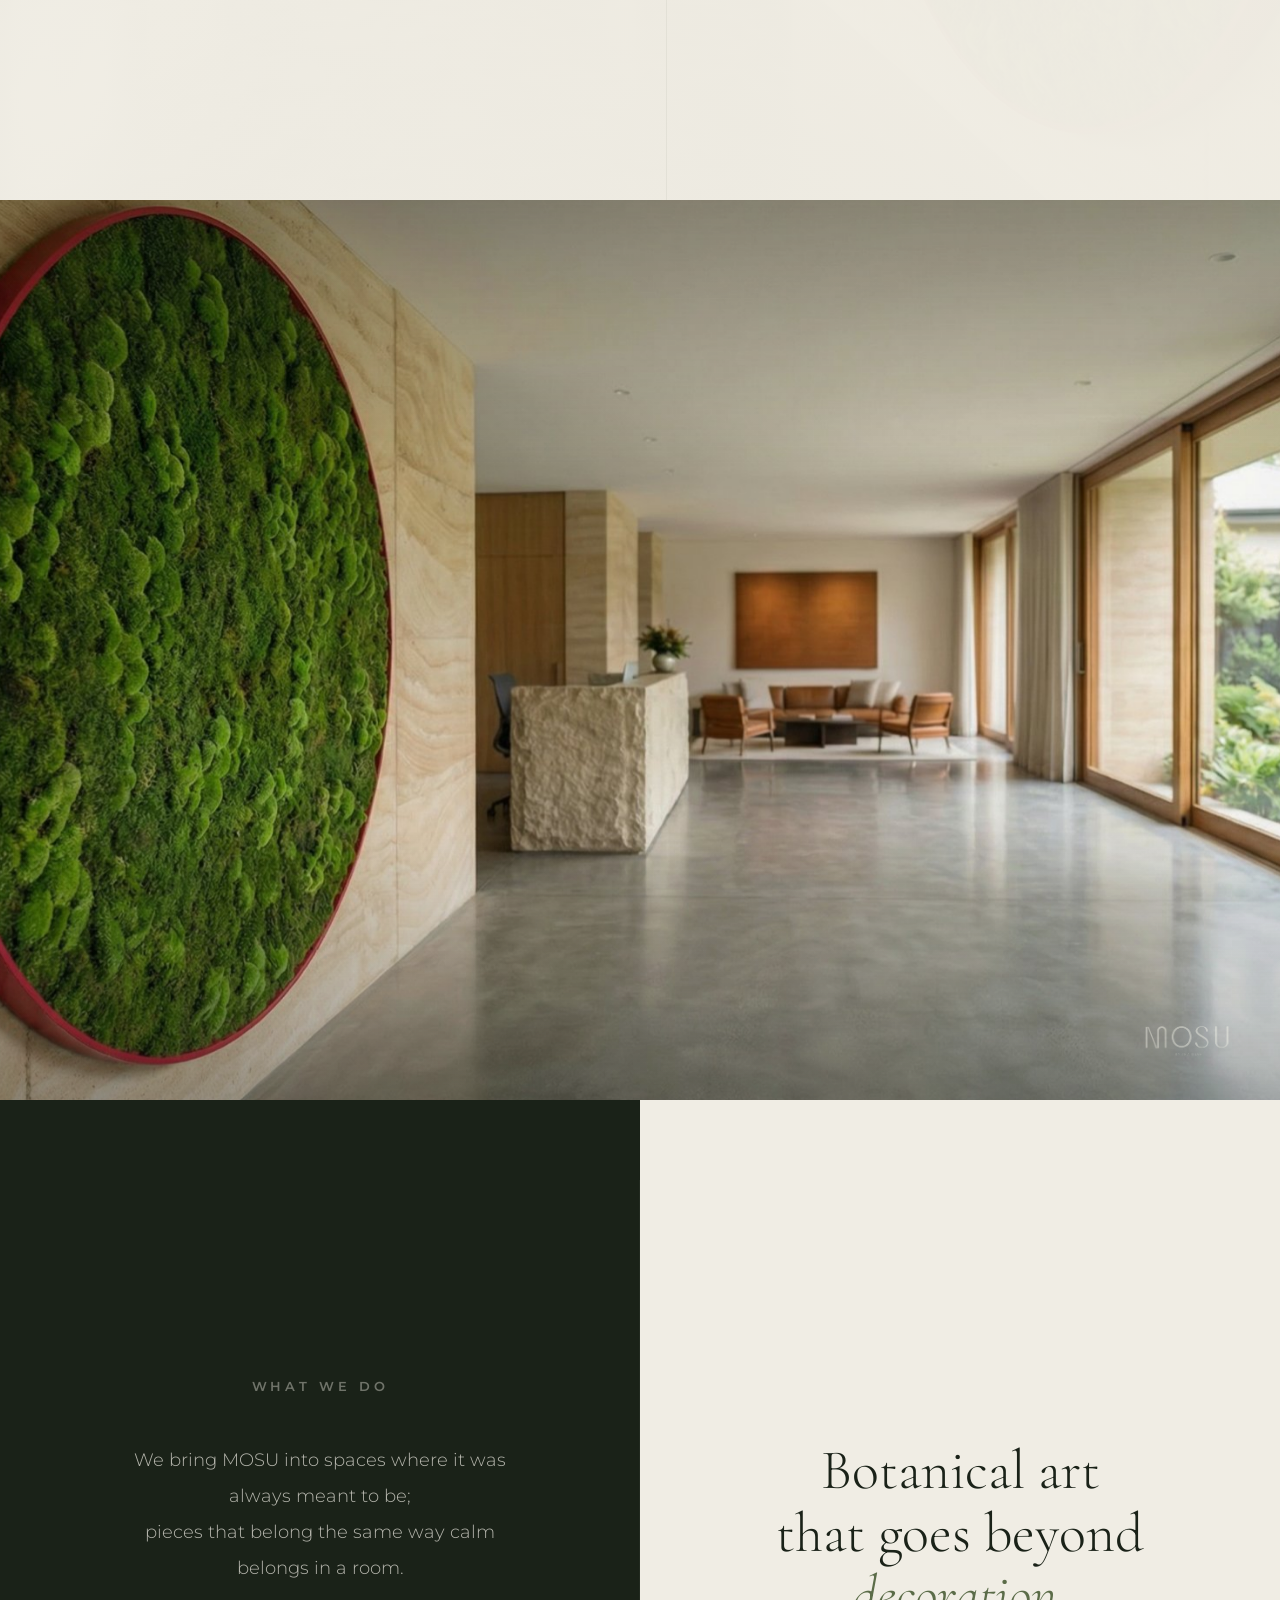
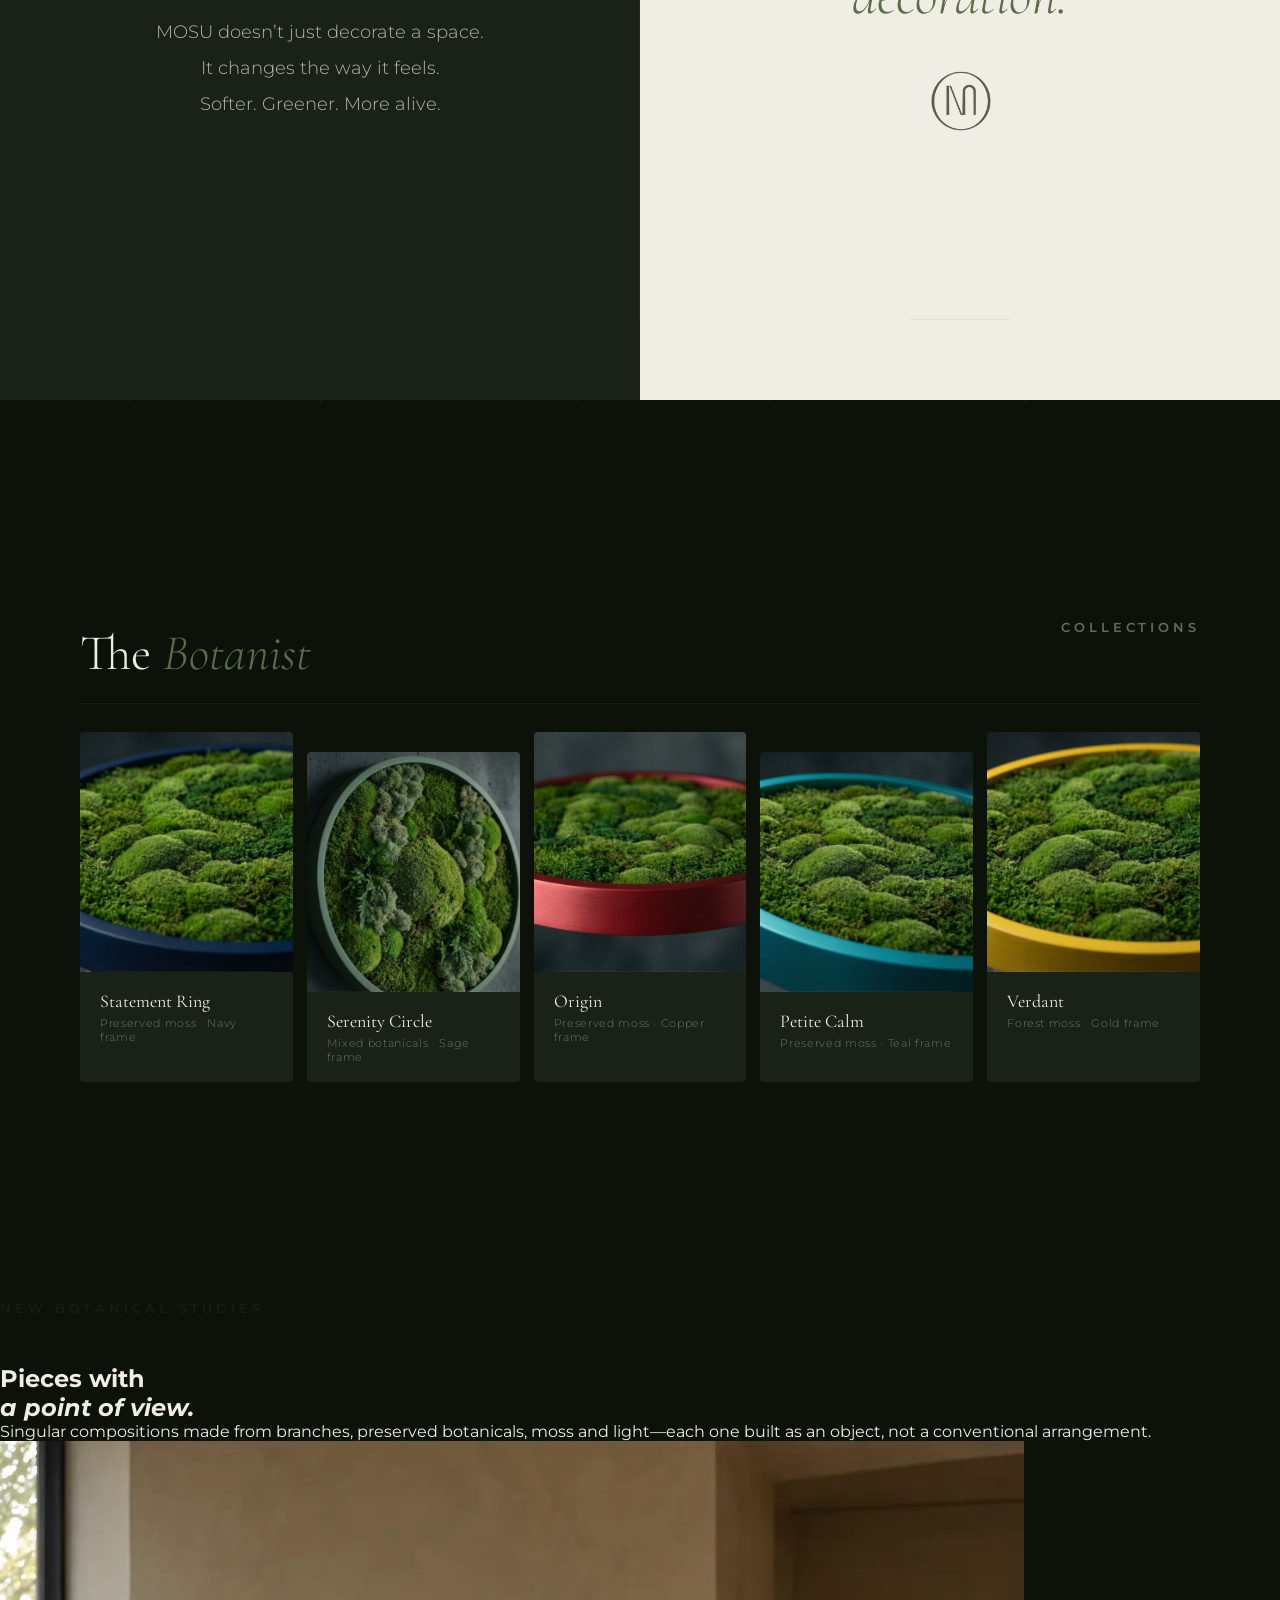
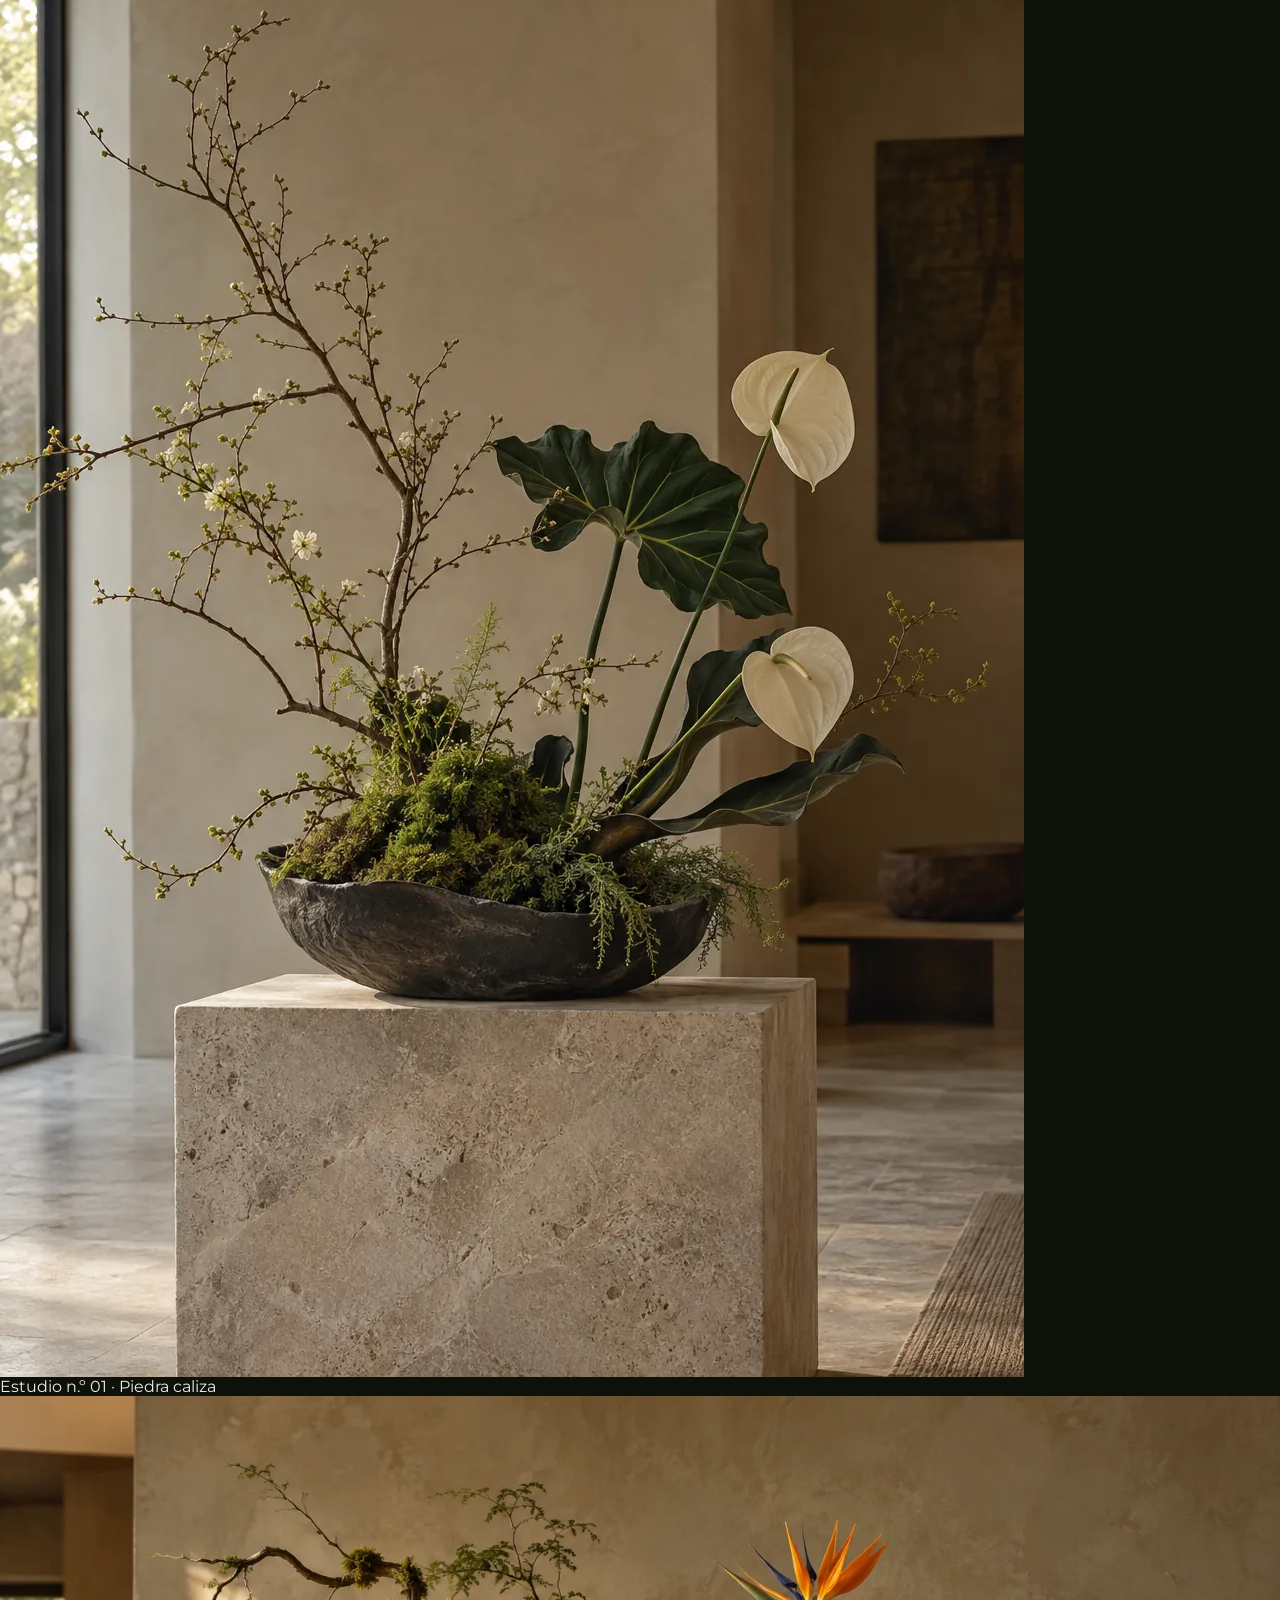
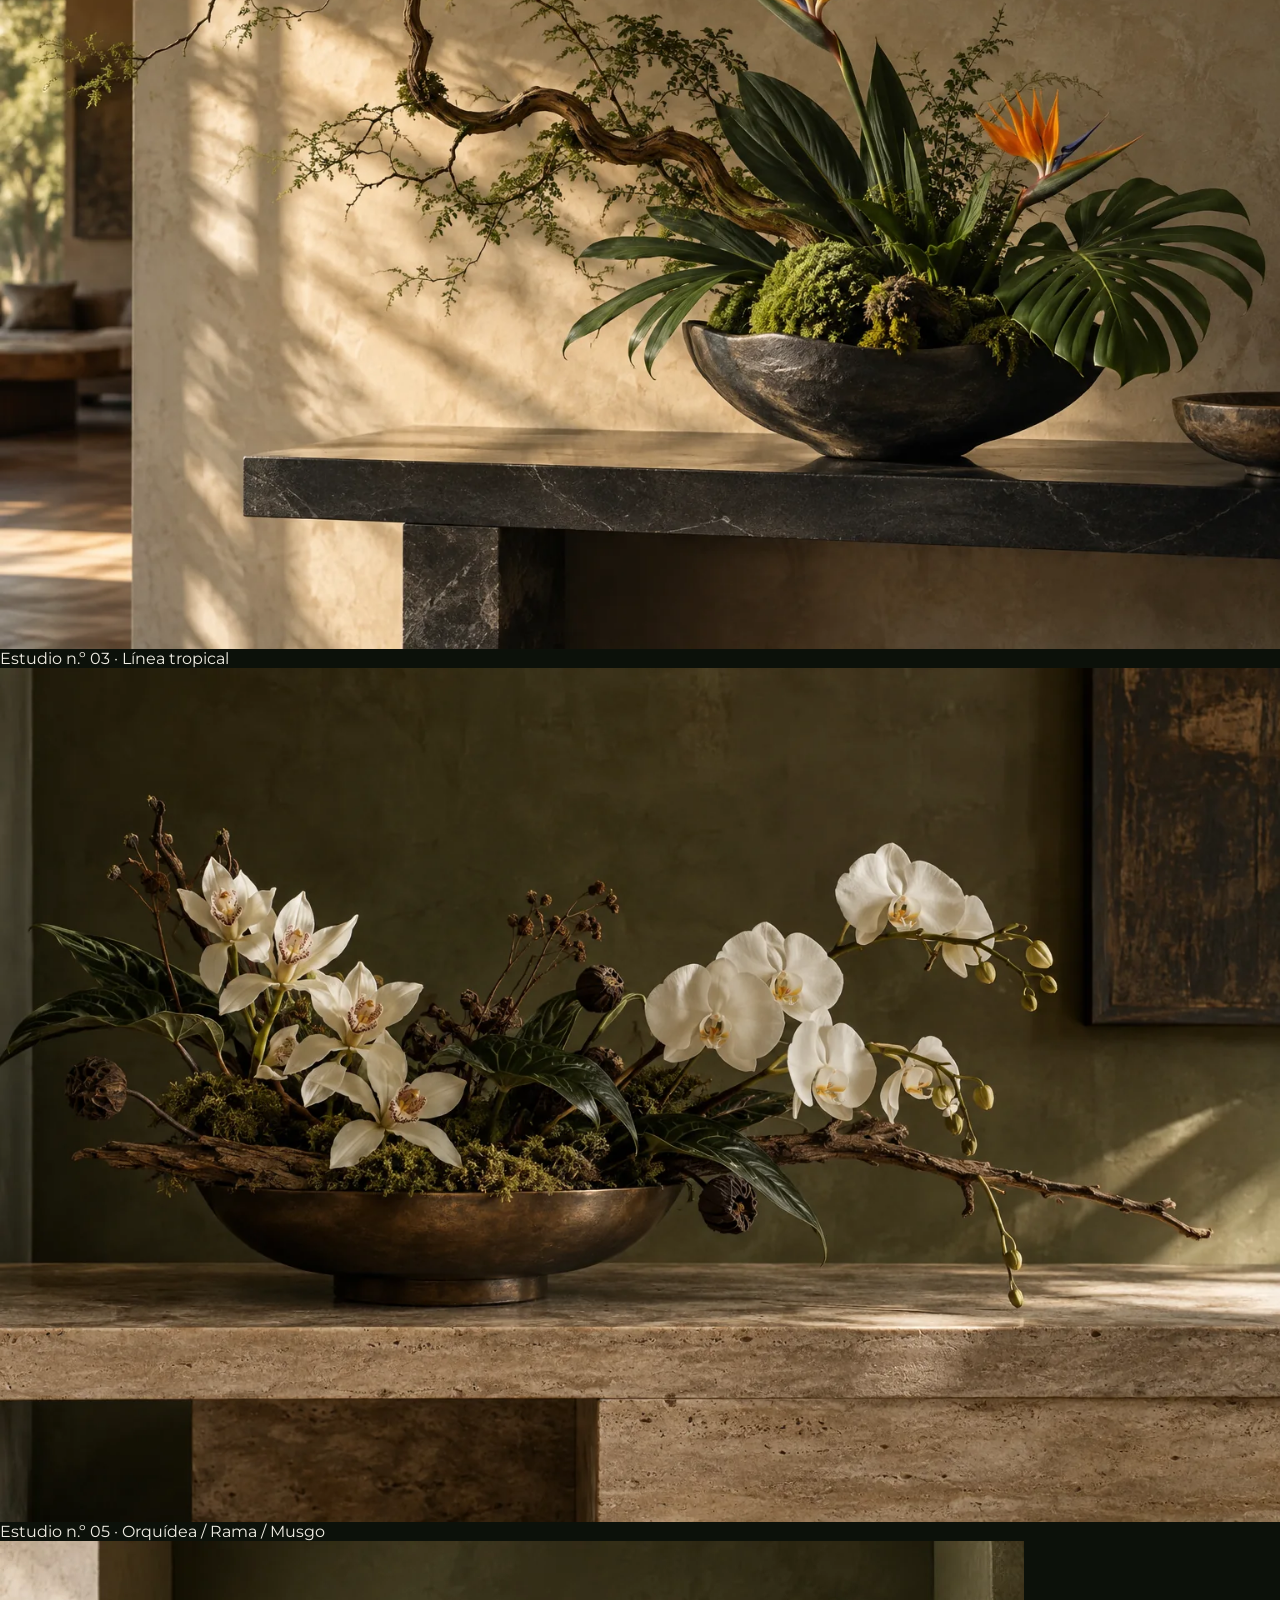
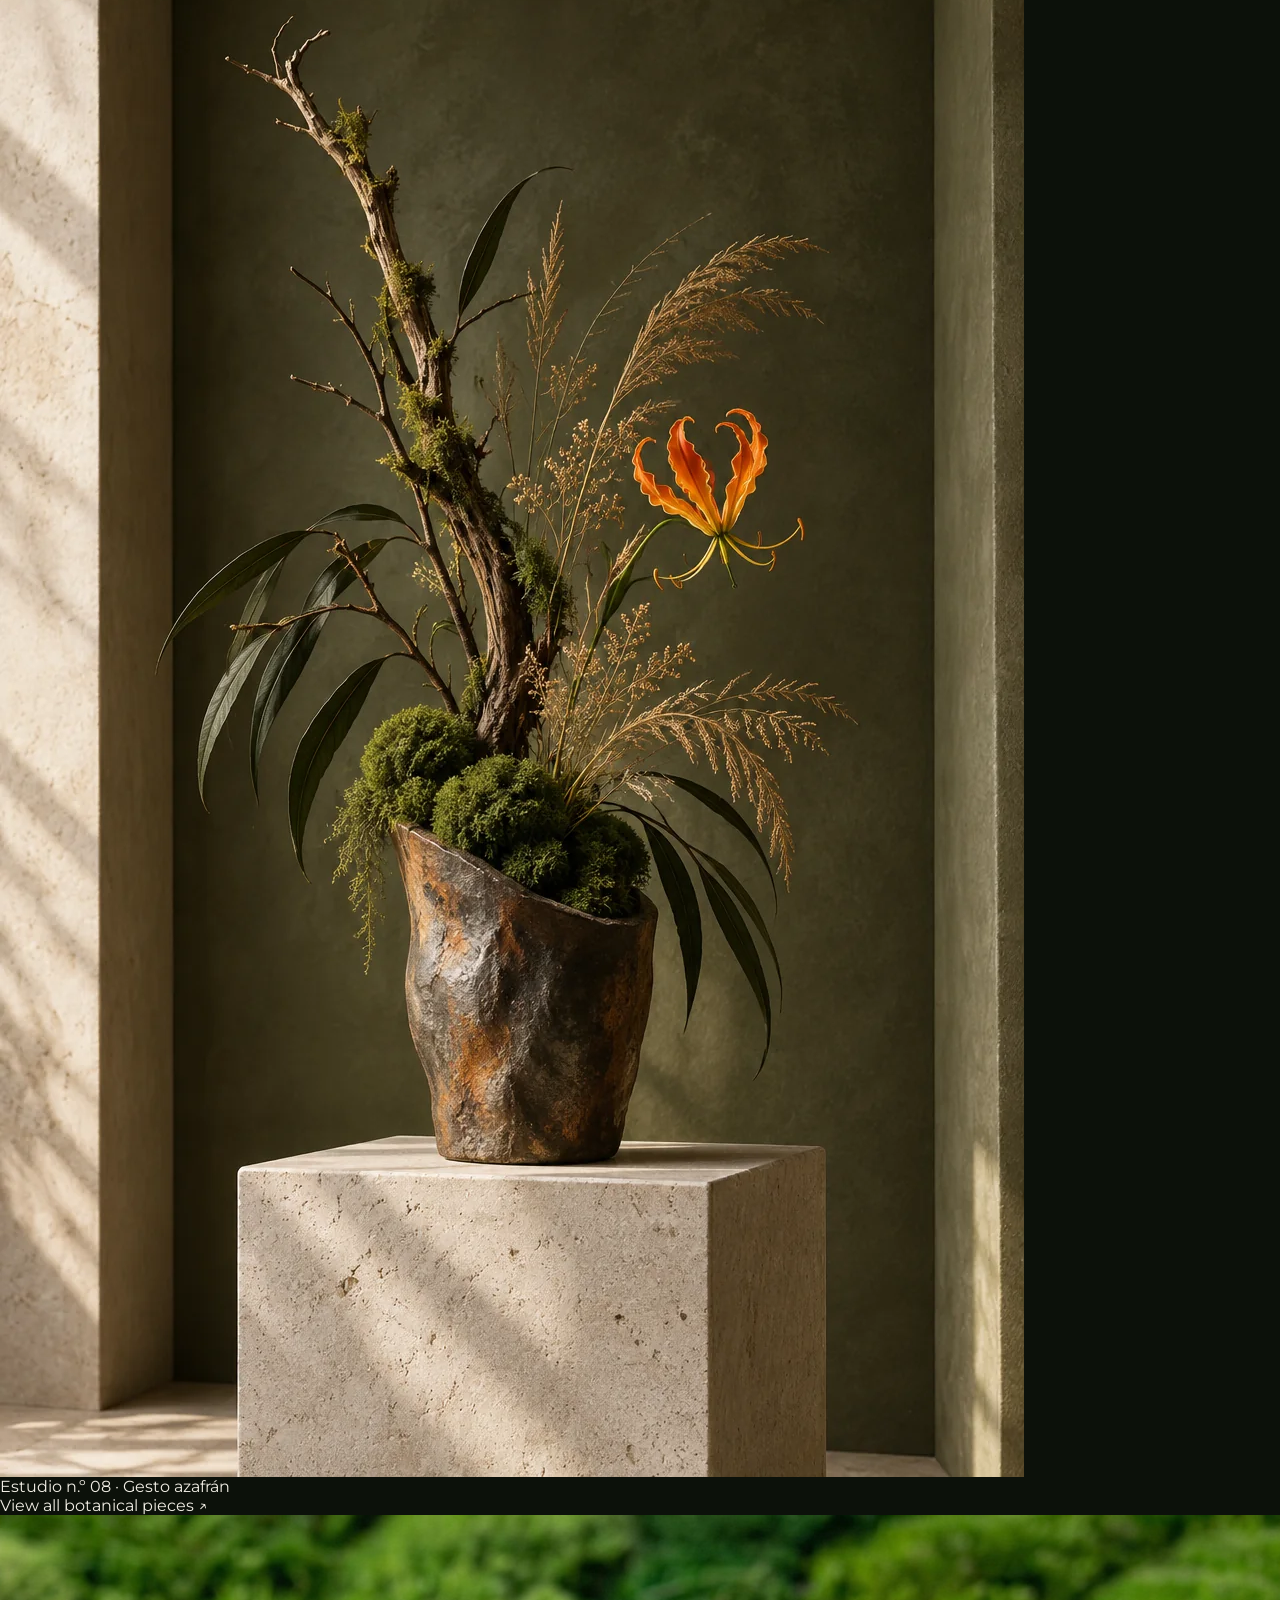
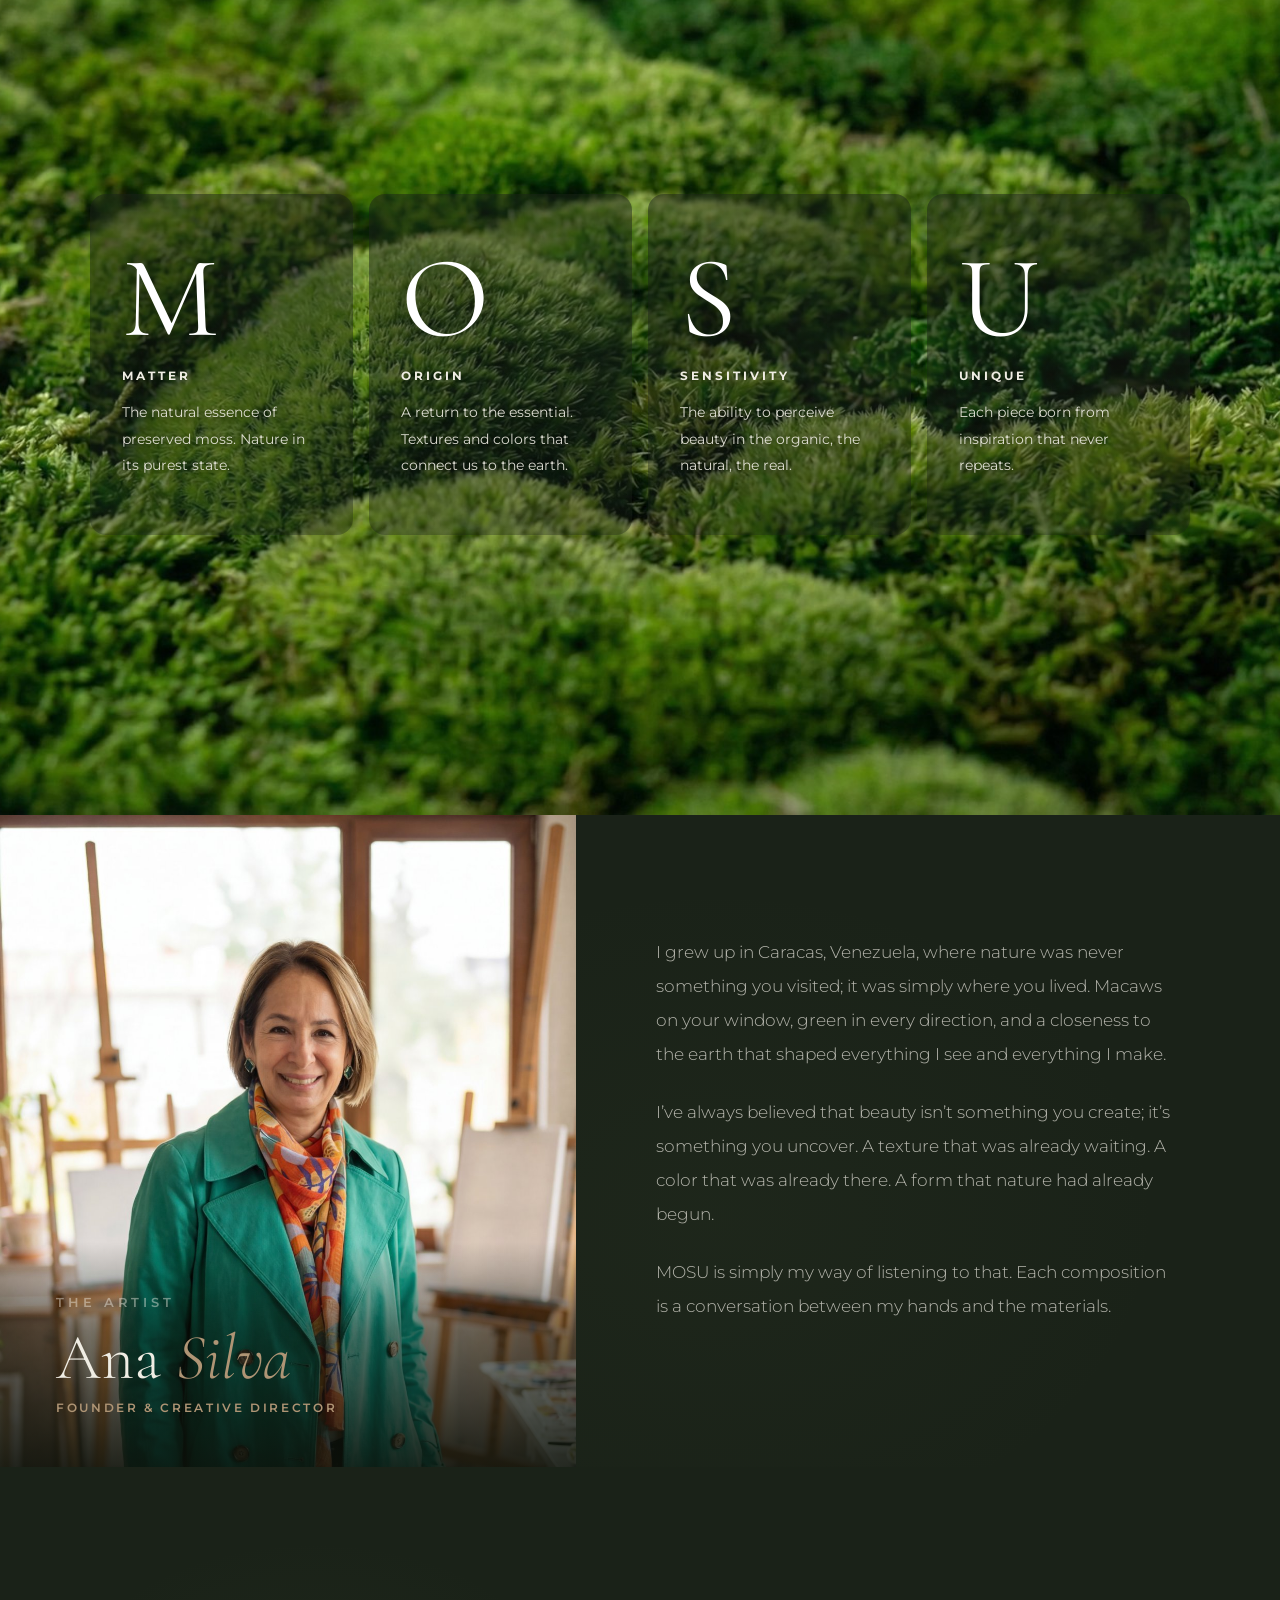
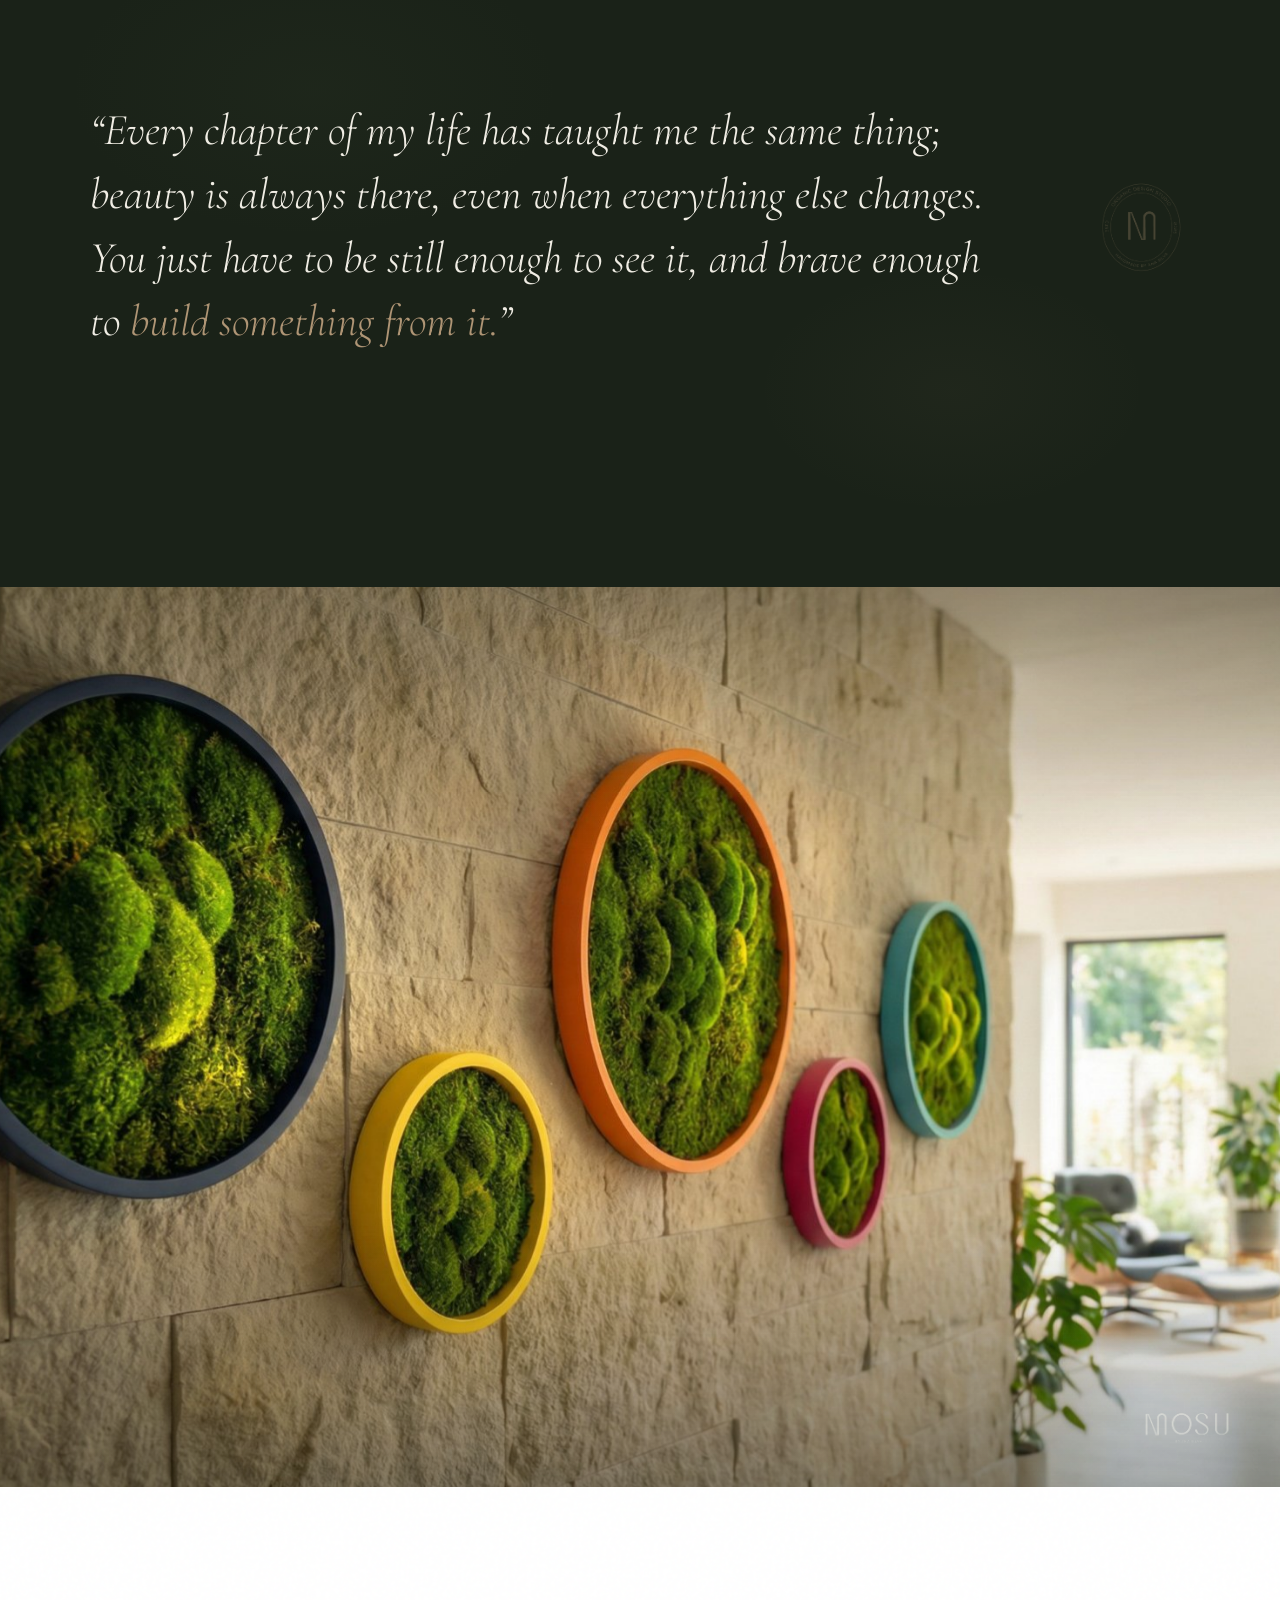
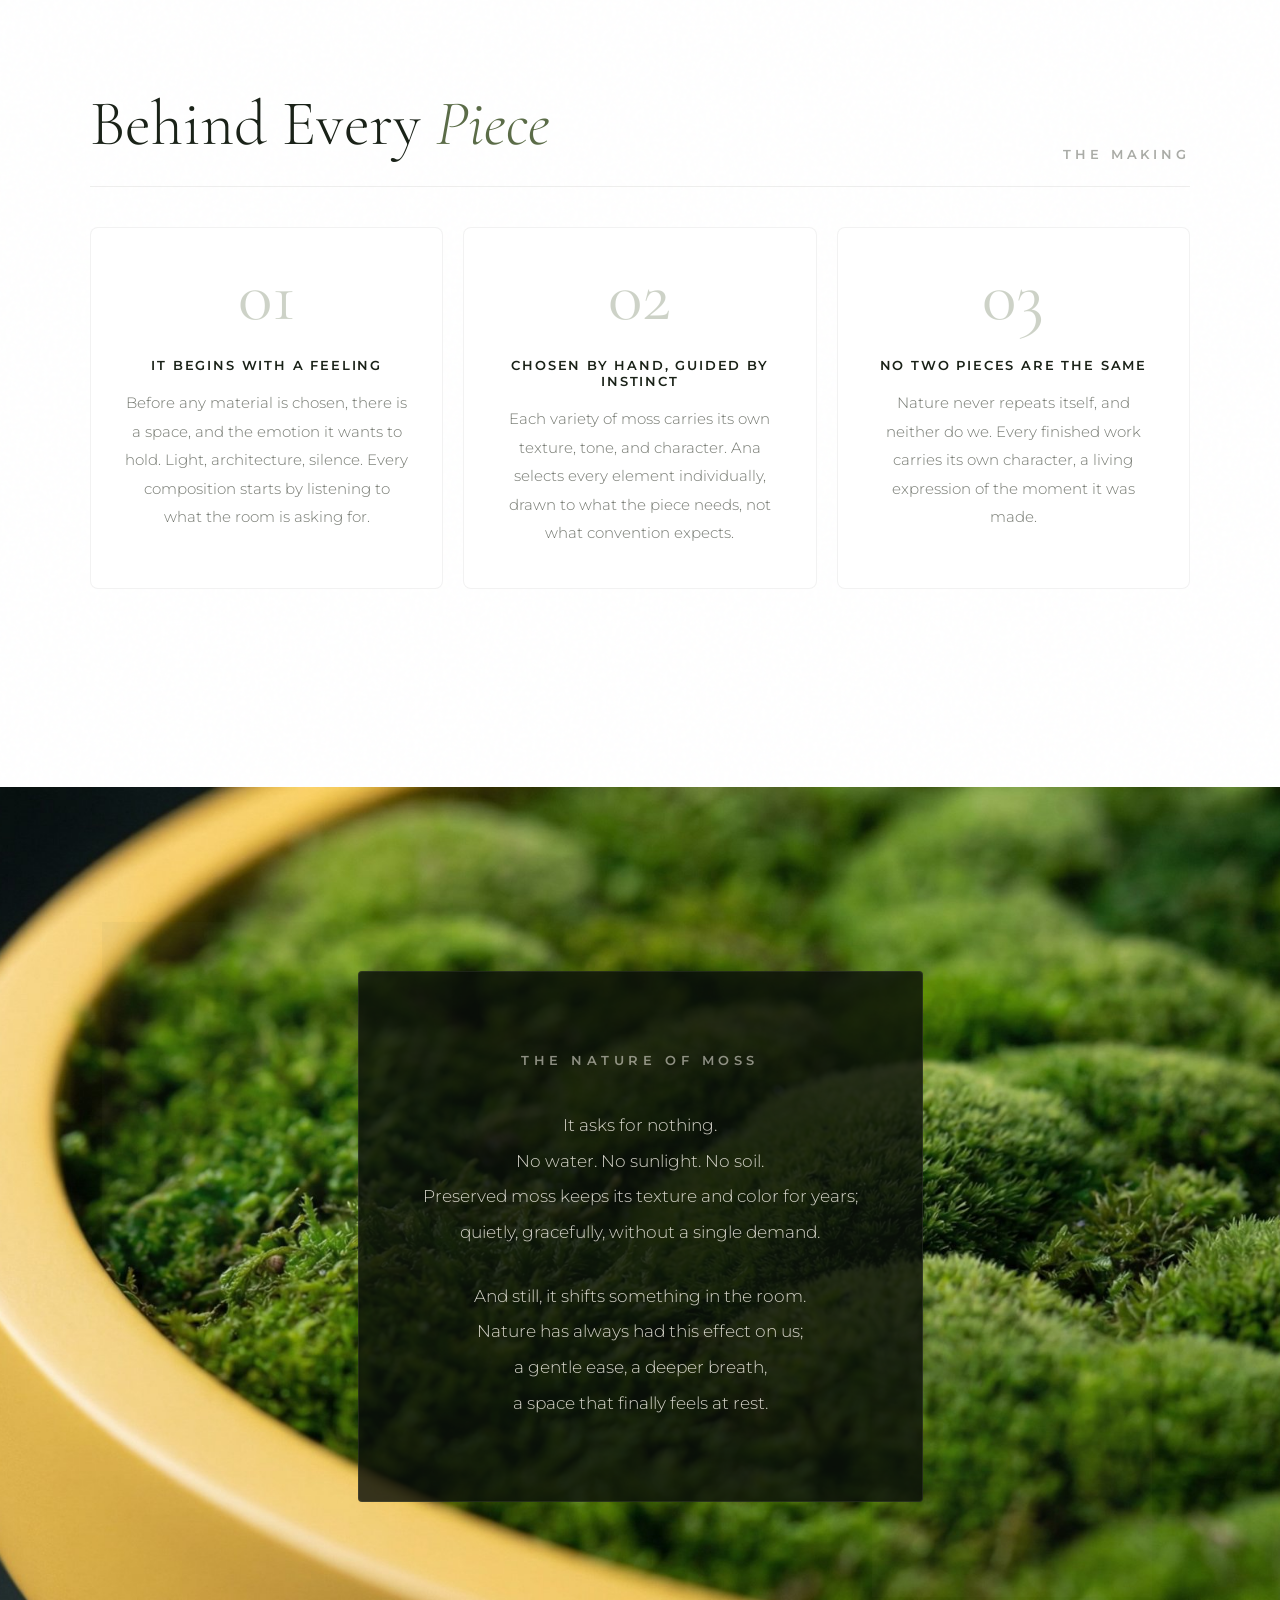
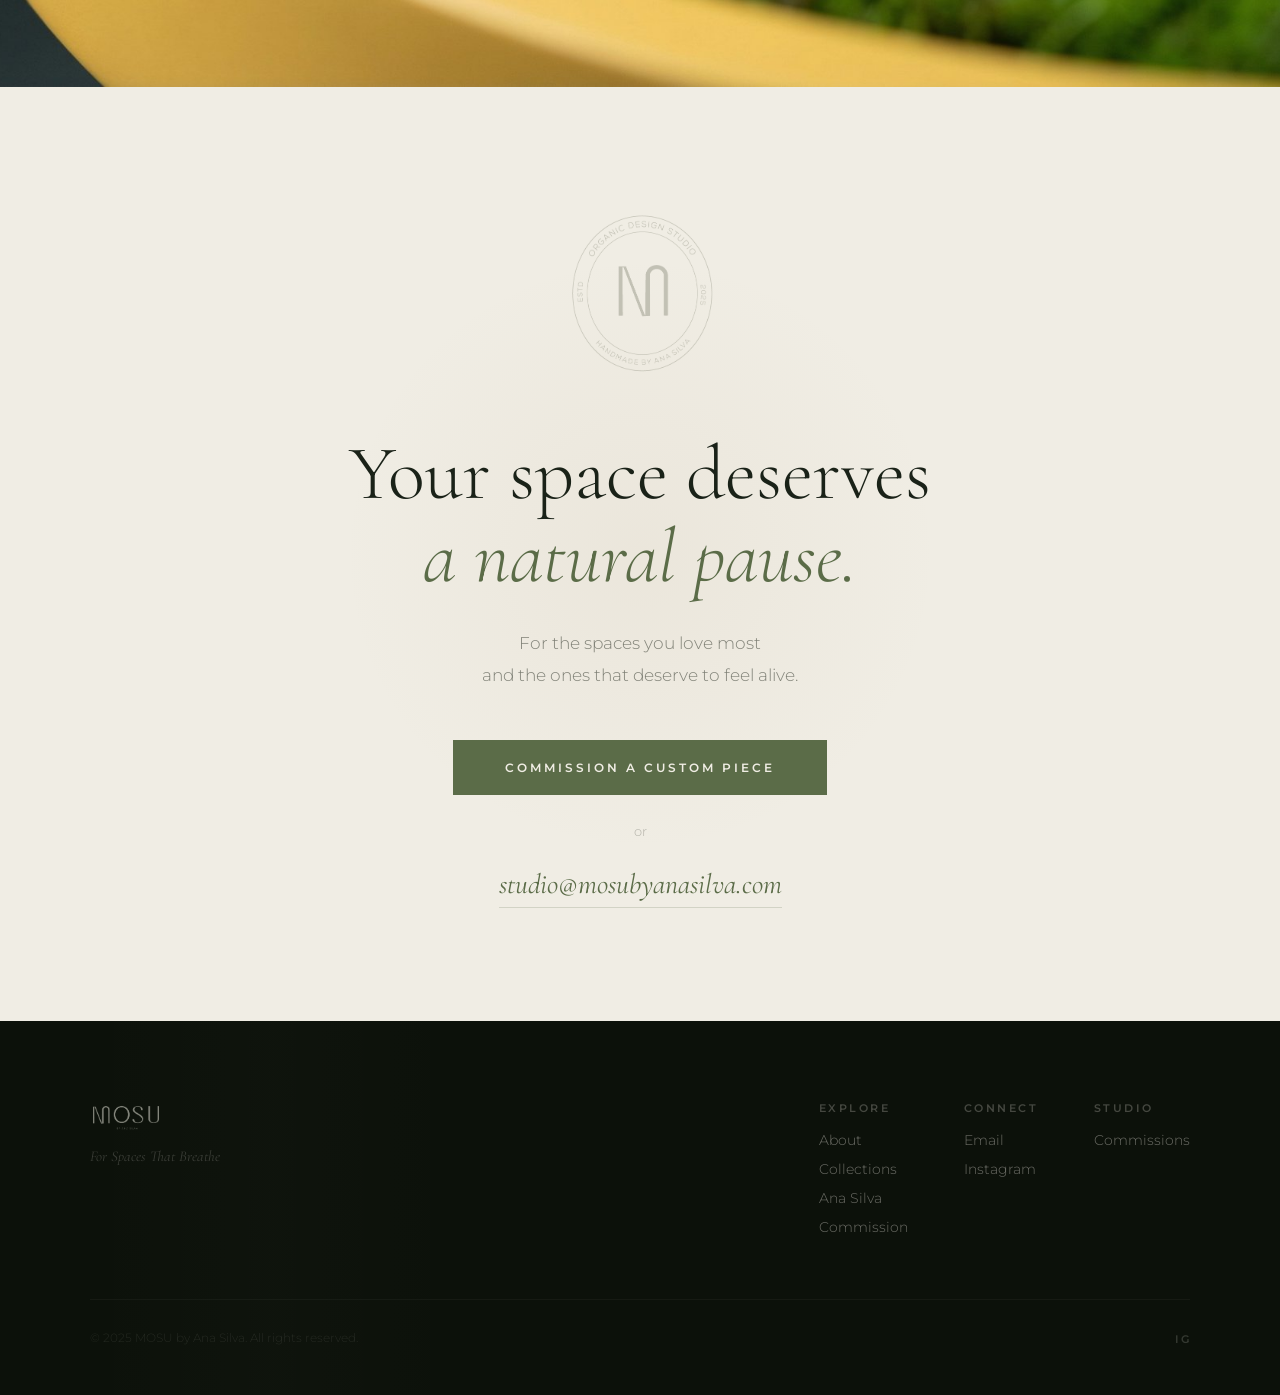
<file: legacy-index.html>
<!DOCTYPE html>
<html lang="en">
<head>
<meta charset="UTF-8">
<meta name="viewport" content="width=device-width, initial-scale=1.0">

<!-- FAVICON -->
<link rel="icon" type="image/x-icon" href="/favicon.ico">
<link rel="icon" type="image/png" sizes="192x192" href="/favicon-192.png">
<link rel="apple-touch-icon" href="/apple-touch-icon.png">

<!-- PRIMARY META TAGS -->
<title>MOSU by Ana Silva | Luxury Moss Wall Art & Botanical Design</title>
<meta name="title" content="MOSU by Ana Silva | Luxury Moss Wall Art & Botanical Design">
<meta name="description" content="Luxury preserved moss wall art by Ana Silva. Botanical compositions designed for private residences, hotels, and spaces that deserve a living presence.">
<meta name="keywords" content="moss wall art, preserved moss, botanical wall decor, luxury wall art, moss ring, biophilic design, Ana Silva, MOSU, natural wall decor, handmade moss art, living wall art, moss decoration, organic design, wellness design, preserved moss ring, botanical art, green wall art, nature inspired decor, luxury home decor, moss wall sculpture">
<meta name="author" content="MOSU by Ana Silva">
<meta name="robots" content="index, follow, max-image-preview:large, max-snippet:-1, max-video-preview:-1">
<meta name="theme-color" content="#1A2218">

<!-- OPEN GRAPH / FACEBOOK / WHATSAPP -->
<meta property="og:type" content="website">
<meta property="og:url" content="https://mosubyanasilva.com/">
<meta property="og:title" content="MOSU by Ana Silva | Luxury Moss Wall Art">
<meta property="og:description" content="Luxury botanical moss wall art. For spaces that deserve a living presence.">
<meta property="og:image" content="https://mosubyanasilva.com/og-image.jpg">
<meta property="og:image:width" content="1200">
<meta property="og:image:height" content="630">
<meta property="og:image:type" content="image/jpeg">
<meta property="og:site_name" content="MOSU by Ana Silva">
<meta property="og:locale" content="en_US">

<!-- TWITTER -->
<meta name="twitter:card" content="summary_large_image">
<meta name="twitter:url" content="https://mosubyanasilva.com/">
<meta name="twitter:title" content="MOSU by Ana Silva | Luxury Moss Wall Art">
<meta name="twitter:description" content="Luxury preserved moss wall art by Ana Silva. For spaces that breathe.">
<meta name="twitter:image" content="https://mosubyanasilva.com/og-image.jpg">

<!-- CANONICAL -->
<link rel="canonical" href="https://mosubyanasilva.com/">

<!-- STRUCTURED DATA / SCHEMA.ORG -->
<script type="application/ld+json">
{
  "@context": "https://schema.org",
  "@type": "Organization",
  "name": "MOSU by Ana Silva",
  "alternateName": "MOSU",
  "url": "https://mosubyanasilva.com",
  "email": "studio@mosubyanasilva.com",
  "description": "Luxury botanical moss ring wall art. Preserved moss compositions by Ana Silva.",
  "foundingDate": "2025",
  "founder": {
    "@type": "Person",
    "name": "Ana Silva",
    "jobTitle": "Founder & Creative Director"
  },
  "brand": {
    "@type": "Brand",
    "name": "MOSU by Ana Silva",
    "slogan": "For Spaces That Breathe"
  },
  "knowsAbout": ["Moss Wall Art", "Preserved Moss", "Biophilic Design", "Botanical Art", "Interior Design", "Luxury Home Decor"],
  "makesOffer": {
    "@type": "Offer",
    "itemOffered": {
      "@type": "Product",
      "name": "MOSU Moss Ring",
      "description": "Preserved moss ring wall art in various sizes and frame colors",
      "category": "Home Decor > Wall Art > Botanical Art",
      "material": "Preserved Moss, Natural Wood",
      "brand": {
        "@type": "Brand",
        "name": "MOSU by Ana Silva"
      }
    }
  }
}
</script>
<script type="application/ld+json">
{
  "@context": "https://schema.org",
  "@type": "WebSite",
  "name": "MOSU by Ana Silva",
  "url": "https://mosubyanasilva.com",
  "description": "Luxury botanical moss ring wall art studio",
  "inLanguage": "en"
}
</script>
<script type="application/ld+json">
{
  "@context": "https://schema.org",
  "@type": "LocalBusiness",
  "name": "MOSU by Ana Silva",
  "description": "Luxury moss wall art studio specializing in preserved moss ring compositions",
  "email": "studio@mosubyanasilva.com",
  "url": "https://mosubyanasilva.com",
  "priceRange": "$$$",
  "image": "https://mosubyanasilva.com/og-image.jpg",
  "founder": {
    "@type": "Person",
    "name": "Ana Silva"
  }
}
</script>

<link href="https://fonts.googleapis.com/css2?family=Cormorant+Garamond:ital,wght@0,300;0,400;0,500;0,600;1,300;1,400;1,500&family=Montserrat:wght@100;200;300;400;500;600;700&display=swap" rel="stylesheet">
<style>
:root{--bone:#F0EDE4;--white:#FFF;--clay:#AF9575;--moss:#5B6C48;--olive:#3A432E;--deep:#1A2218;--char:#0C110A}
*,*::before,*::after{margin:0;padding:0;box-sizing:border-box}
html{overflow-x:hidden;scroll-behavior:smooth}
body{font-family:'Montserrat',sans-serif;background:var(--char);color:var(--bone);overflow-x:hidden;-webkit-font-smoothing:antialiased}
::selection{background:var(--moss);color:var(--bone)}
img{max-width:100%;display:block;image-rendering:-webkit-optimize-contrast}
.gc-img,.lifestyle-img,.editorial-bg img,.nature-bg img,.meaning-bg img{image-rendering:auto}
a{text-decoration:none;color:inherit}

/* NAV */
.nav{position:fixed;top:0;left:0;right:0;z-index:999;padding:32px 48px;display:flex;align-items:center;justify-content:space-between;mix-blend-mode:difference;transition:transform .4s cubic-bezier(.16,1,.3,1),opacity .4s ease}
.nav.nav-hidden{transform:translateY(-100%);opacity:0}
.nav-logo img{height:40px}
.nav-r{display:flex;gap:36px;align-items:center}
.nav-r a{font-size:11px;font-weight:600;letter-spacing:.25em;text-transform:uppercase;color:#fff;position:relative}
.nav-r a::after{content:'';position:absolute;bottom:-4px;left:0;width:0;height:1px;background:#fff;transition:width .4s ease}
.nav-r a:hover::after{width:100%}
.nav-cart{position:relative;display:flex;align-items:center;cursor:pointer}
.nav-cart svg{width:20px;height:20px;stroke:#fff;stroke-width:1.5;fill:none}
.nav-cart-count{position:absolute;top:-6px;right:-10px;width:16px;height:16px;background:var(--clay);border-radius:50%;font-size:9px;font-weight:600;color:var(--white);display:flex;align-items:center;justify-content:center;opacity:0;transform:scale(0);transition:opacity .3s ease,transform .3s ease}
.nav-cart-count.has-items{opacity:1;transform:scale(1)}

/* ANIMATIONS */
.sf{opacity:0;transform:translateY(30px);transition:opacity .9s cubic-bezier(.16,1,.3,1),transform .9s cubic-bezier(.16,1,.3,1)}
.sf.vis{opacity:1;transform:translateY(0)}
.sfl{opacity:0;transform:translateX(-40px);transition:opacity .9s cubic-bezier(.16,1,.3,1),transform .9s cubic-bezier(.16,1,.3,1)}
.sfl.vis{opacity:1;transform:translateX(0)}
.sfr{opacity:0;transform:translateX(40px);transition:opacity .9s cubic-bezier(.16,1,.3,1),transform .9s cubic-bezier(.16,1,.3,1)}
.sfr.vis{opacity:1;transform:translateX(0)}
.d1{transition-delay:.15s}.d2{transition-delay:.3s}.d3{transition-delay:.45s}.d4{transition-delay:.6s}

/* DYNAMIC SCROLL ANIMATIONS */
.sf-scale{opacity:0;transform:scale(.92);transition:opacity 1s cubic-bezier(.16,1,.3,1),transform 1s cubic-bezier(.16,1,.3,1)}
.sf-scale.vis{opacity:1;transform:scale(1)}

/* Parallax zoom on lifestyle images */
.lifestyle-img{transition:transform .1s linear;will-change:transform}
.lifestyle.in-view .lifestyle-img{animation:none}

/* Smooth section divider line that draws on scroll */
.scroll-line{position:fixed;top:0;right:20px;width:2px;height:0%;background:linear-gradient(to bottom,transparent,var(--moss),transparent);z-index:998;opacity:.15;transition:opacity .3s;pointer-events:none}
.scroll-line.hide{opacity:0}

/* Scroll progress dots */
.scroll-dots{position:fixed;right:24px;top:50%;transform:translateY(-50%);z-index:998;display:flex;flex-direction:column;gap:12px;opacity:.3}
.scroll-dot{width:6px;height:6px;border-radius:50%;background:rgba(240,237,228,.2);transition:background .4s ease,transform .4s ease;cursor:pointer}
.scroll-dot.active{background:var(--clay);transform:scale(1.4)}

/* Gallery cards stagger on mobile */
@keyframes cardReveal{0%{opacity:0;transform:translateY(40px) scale(.95)}100%{opacity:1;transform:translateY(0) scale(1)}}

/* Smooth counter for craft numbers */
@keyframes countUp{0%{opacity:0;transform:translateY(20px)}100%{opacity:.3;transform:translateY(0)}}
.craft-item.vis .craft-num{animation:countUp .8s cubic-bezier(.16,1,.3,1) forwards}

/* Meaning letters bounce in */
@keyframes letterBounce{0%{opacity:0;transform:translateY(30px) scale(.8)}60%{transform:translateY(-4px) scale(1.02)}100%{opacity:1;transform:translateY(0) scale(1)}}
.mc.vis .mc-l{animation:letterBounce .7s cubic-bezier(.16,1,.3,1) forwards}
.mc.vis:nth-child(1) .mc-l{animation-delay:0s}
.mc.vis:nth-child(2) .mc-l{animation-delay:.15s}
.mc.vis:nth-child(3) .mc-l{animation-delay:.3s}
.mc.vis:nth-child(4) .mc-l{animation-delay:.45s}

@keyframes fi{to{opacity:1}}
@keyframes lu{to{transform:translateY(0)}}
@keyframes glow{0%,100%{transform:translate(-50%,-50%) scale(1);opacity:.35}50%{transform:translate(-50%,-50%) scale(1.5);opacity:.8}}
@keyframes heroRing{0%{transform:translate(-50%,-50%) rotate(0deg)}100%{transform:translate(-50%,-50%) rotate(360deg)}}
@keyframes sl{0%{top:-100%}50%{top:100%}100%{top:100%}}
@keyframes float{0%,100%{transform:translateY(0)}50%{transform:translateY(-12px)}}

/* SHARED */
.tag{font-size:13px;font-weight:600;letter-spacing:.3em;text-transform:uppercase;margin-bottom:48px}
.tag-lt{color:rgba(240,237,228,.4)}.tag-dk{color:rgba(42,47,36,.4)}
.serif{font-family:'Cormorant Garamond',serif}
.serif em{font-style:italic}
.thin-line{background:currentColor;opacity:.08}

/* ==============================
   HERO - centered, framed
   ============================== */
.hero{height:100vh;background:#151D12;display:flex;flex-direction:column;justify-content:center;align-items:center;position:relative;overflow:hidden}
.hero-frame{position:absolute;inset:24px;border:1px solid rgba(240,237,228,.04);pointer-events:none}
.hero-glow{position:absolute;width:700px;height:700px;border-radius:50%;background:radial-gradient(circle,rgba(110,140,88,.18) 0%,transparent 70%);top:50%;left:50%;transform:translate(-50%,-50%);animation:glow 8s ease-in-out infinite;pointer-events:none}
.hero-ring{position:absolute;width:600px;height:600px;top:50%;left:50%;transform:translate(-50%,-50%);border-radius:50%;border:1px solid rgba(91,108,72,.04);animation:heroRing 120s linear infinite;pointer-events:none}
.hero-ring2{position:absolute;width:800px;height:800px;top:50%;left:50%;transform:translate(-50%,-50%);border-radius:50%;border:1px solid rgba(91,108,72,.025);animation:heroRing 180s linear infinite reverse;pointer-events:none}
.hero-logo{position:relative;z-index:2;opacity:0;animation:fi 1.5s cubic-bezier(.16,1,.3,1) .3s forwards}
.hero-logo img{height:clamp(100px,18vw,220px);filter:brightness(1.1)}
.hero-sub{overflow:hidden;margin-top:20px;position:relative;z-index:2}
.hero-sub span{display:block;font-family:'Cormorant Garamond',serif;font-style:italic;font-weight:300;font-size:clamp(18px,2.5vw,26px);color:var(--clay);letter-spacing:.1em;transform:translateY(100%);animation:lu .7s ease 1.5s forwards}
.hero-seal{width:120px;margin-top:56px;position:relative;z-index:2;opacity:0;animation:fi 1s ease 2s forwards}
.hero-seal img{opacity:.35}
.hero-scroll{position:absolute;bottom:40px;left:50%;transform:translateX(-50%);display:flex;flex-direction:column;align-items:center;gap:10px;opacity:0;animation:fi 1s ease 2.2s forwards;z-index:2}
.hero-scroll span{font-size:10px;font-weight:600;letter-spacing:.35em;text-transform:uppercase;color:rgba(240,237,228,.15)}
.sline{width:1px;height:44px;background:rgba(91,108,72,.1);position:relative;overflow:hidden}
.sline::after{content:'';position:absolute;top:-100%;width:100%;height:100%;background:var(--moss);animation:sl 2.2s ease-in-out infinite}
.hero-corners{position:absolute;inset:24px;pointer-events:none}
.hero-corners::before,.hero-corners::after{content:'';position:absolute;width:40px;height:40px}
.hero-corners::before{top:0;left:0;border-top:1px solid rgba(240,237,228,.08);border-left:1px solid rgba(240,237,228,.08)}
.hero-corners::after{bottom:0;right:0;border-bottom:1px solid rgba(240,237,228,.08);border-right:1px solid rgba(240,237,228,.08)}

/* ==============================
   EDITORIAL - left-aligned, seal floating right
   ============================== */
.editorial{min-height:100vh;background:var(--bone);display:grid;grid-template-columns:1.1fr .9fr;align-items:center;padding:120px 100px;position:relative;overflow:hidden}
.editorial::before{content:'';position:absolute;top:0;left:52%;width:1px;height:100%;background:rgba(42,47,36,.05);z-index:1}
/* EDITORIAL BG (reversible - remove .editorial-bg and its HTML to revert) */
.editorial-bg{position:absolute;inset:0;z-index:0}
.editorial-bg img{width:100%;height:100%;object-fit:cover;transform:scaleX(-1);opacity:.1}
.editorial-bg::after{content:'';position:absolute;inset:0;background:linear-gradient(135deg,rgba(240,237,228,.92) 0%,rgba(240,237,228,.75) 50%,rgba(240,237,228,.88) 100%)}
/* END EDITORIAL BG */
.editorial-text{font-family:'Cormorant Garamond',serif;font-weight:300;font-size:clamp(38px,5.5vw,78px);line-height:1.15;color:var(--deep);padding-right:120px;position:relative;z-index:2}
.editorial-text em{font-style:italic;color:var(--moss);font-weight:400}
.editorial-right{display:flex;flex-direction:column;align-items:center;justify-content:center;padding-left:80px;position:relative;z-index:2}
.editorial-seal-img{width:180px;opacity:.8;animation:float 6s ease-in-out infinite;transition:opacity .5s ease}
.editorial-seal-img:hover{opacity:.95}
.editorial-seal-label{font-size:11px;font-weight:600;letter-spacing:.3em;text-transform:uppercase;color:rgba(42,47,36,.35);margin-top:28px}

/* ==============================
   ABOUT - asymmetric split 55/45
   ============================== */
.about{display:grid;grid-template-columns:1fr 1fr;min-height:100vh;align-items:center}
.about-dark{background:var(--deep);padding:120px 80px;display:flex;flex-direction:column;align-items:center;text-align:center;position:relative;overflow:hidden;min-height:100vh;justify-content:center}
.about-dark::after{content:'';position:absolute;top:80px;right:0;width:1px;height:calc(100% - 160px);background:rgba(240,237,228,.04)}
.about-bone{background:var(--bone);padding:120px 80px;display:flex;flex-direction:column;align-items:center;text-align:center;position:relative;min-height:100vh;justify-content:center}
.about-bone::before{content:'';position:absolute;bottom:80px;left:50%;transform:translateX(-50%);width:100px;height:1px;background:rgba(42,47,36,.08)}
.about-h{font-family:'Cormorant Garamond',serif;font-weight:300;font-size:clamp(36px,4.5vw,56px);line-height:1.12;color:var(--deep)}
.about-h em{font-style:italic;color:var(--moss)}
.about-mono{width:70px;margin:40px auto 0;opacity:.12}
.about-body{font-size:18px;font-weight:300;line-height:2;color:rgba(240,237,228,.72);max-width:420px}

/* LIFESTYLE IMAGE (reversible - remove this block to revert) */
.lifestyle{height:100vh;position:relative;overflow:hidden}
.lifestyle-img{width:100%;height:100%;object-fit:cover;object-position:center 40%}
.lifestyle-overlay{position:absolute;inset:0;background:linear-gradient(to bottom,rgba(12,17,10,.2) 0%,transparent 30%,transparent 70%,rgba(12,17,10,.3) 100%);pointer-events:none}
.lifestyle-logo{position:absolute;bottom:40px;right:48px;height:40px;opacity:.4;z-index:3}
/* END LIFESTYLE IMAGE */

/* ==============================
   GALLERY - editorial staggered grid
   ============================== */
.gallery{background:var(--char);padding:48px 80px;position:relative;overflow:hidden;height:100vh;display:flex;flex-direction:column;justify-content:center}
.gallery-tag{font-size:13px}
.gallery-header{display:flex;justify-content:space-between;align-items:flex-end;margin-bottom:28px;padding-bottom:20px;border-bottom:1px solid rgba(240,237,228,.04)}
.gallery-title{font-family:'Cormorant Garamond',serif;font-weight:300;font-size:clamp(32px,4vw,50px);color:var(--bone)}
.gallery-title em{font-style:italic;color:var(--moss)}
.gal-grid{display:grid;grid-template-columns:repeat(5,1fr);gap:14px;position:relative;z-index:2}
.gc{background:var(--deep);overflow:hidden;transition:transform .5s ease,box-shadow .5s ease;border-radius:4px}
.gc:hover{transform:translateY(-6px);box-shadow:0 20px 60px rgba(0,0,0,.3)}
.gc:nth-child(2),.gc:nth-child(4){margin-top:20px}
.gc a{display:block;text-decoration:none;color:inherit}
.gc-vis{width:100%;height:240px;display:flex;align-items:center;justify-content:center;position:relative}
.gc-overlay{position:absolute;inset:0;background:rgba(12,17,10,.5);display:flex;align-items:center;justify-content:center;opacity:0;transition:opacity .4s ease}
.gc:hover .gc-overlay{opacity:1}
.gc-overlay span{font-size:11px;font-weight:600;letter-spacing:.25em;text-transform:uppercase;color:var(--bone);border:1px solid rgba(240,237,228,.3);padding:10px 24px}
/* PRODUCT PHOTOS (reversible - replace gc-img with mr-ring divs to revert) */
.gc-img{width:100%;height:100%;object-fit:cover}
/* FLIP ORIGIN IMAGE (reversible - remove this line to revert) */
.gc:nth-child(3) .gc-img{transform:scaleY(-1)}
/* END FLIP ORIGIN */
/* END PRODUCT PHOTOS */
.gc-vis::after{content:'';position:absolute;bottom:0;left:20px;right:20px;height:1px;background:rgba(240,237,228,.04)}
.gc-info{padding:18px 20px}
.gc-name{font-family:'Cormorant Garamond',serif;font-weight:400;font-size:18px;color:var(--bone);margin-bottom:4px}
.gc-desc{font-size:11px;font-weight:300;color:rgba(240,237,228,.4);letter-spacing:.06em}
.mr{border-radius:50%;position:relative}
.mr-ring{width:160px;height:160px}
.mr-fill{width:100%;height:100%;border-radius:50%;position:relative;overflow:hidden;box-shadow:inset 0 4px 20px rgba(0,0,0,.25),0 8px 40px rgba(0,0,0,.15)}
.mr-fill::before{content:'';position:absolute;inset:0;border-radius:50%;background:radial-gradient(circle at 20% 20%,rgba(255,255,255,.06) 0%,transparent 40%),radial-gradient(circle at 80% 80%,rgba(0,0,0,.1) 0%,transparent 40%)}
.gc:nth-child(1) .mr-fill{background:radial-gradient(circle at 25% 30%,#6d8a3e 0%,transparent 30%),radial-gradient(circle at 70% 20%,#5a7832 0%,transparent 28%),radial-gradient(circle at 55% 65%,#7a9c4a 0%,transparent 35%),radial-gradient(ellipse at 50% 50%,#5a7830,#3e5820,#2e4418)}
.gc:nth-child(2) .mr-fill{background:radial-gradient(circle at 35% 40%,#7a9c4a 0%,transparent 32%),radial-gradient(circle at 65% 25%,#6d8a3e 0%,transparent 28%),radial-gradient(ellipse at 50% 50%,#5a7a34,#405a22,#30461a)}
.gc:nth-child(3) .mr-fill{background:radial-gradient(circle at 30% 25%,#556832 0%,transparent 35%),radial-gradient(circle at 65% 55%,#4e6828 0%,transparent 30%),radial-gradient(ellipse at 50% 50%,#4a6a2e,#385420,#2a3e16)}
.gc:nth-child(4) .mr-fill{background:radial-gradient(circle at 40% 35%,#8aac52 0%,transparent 28%),radial-gradient(circle at 60% 60%,#6d8a3e 0%,transparent 34%),radial-gradient(ellipse at 50% 50%,#628a36,#4a6a2e,#344e1e)}
.gc:nth-child(5) .mr-fill{background:radial-gradient(circle at 50% 40%,#7ea048 0%,transparent 35%),radial-gradient(ellipse at 50% 50%,#5a7a34,#3e5820,#2e4418)}
.mr-fr{position:absolute;inset:-5%;border-radius:50%;border:10px solid;border-color:#8B7355 #7d6849 #8B7355 #96805e;box-shadow:inset 0 2px 8px rgba(0,0,0,.15),0 4px 16px rgba(0,0,0,.12)}

/* Floating particles */
@keyframes particle{0%{transform:translateY(100vh) scale(0);opacity:0}20%{opacity:1}80%{opacity:1}100%{transform:translateY(-10vh) scale(1);opacity:0}}
.gallery-particles{position:absolute;inset:0;pointer-events:none;overflow:hidden}
.gp{position:absolute;width:2px;height:2px;background:rgba(91,108,72,.15);border-radius:50%}
.gp:nth-child(1){left:10%;animation:particle 18s ease-in-out infinite 0s}
.gp:nth-child(2){left:25%;width:3px;height:3px;animation:particle 22s ease-in-out infinite 3s}
.gp:nth-child(3){left:45%;animation:particle 16s ease-in-out infinite 6s}
.gp:nth-child(4){left:60%;width:1.5px;height:1.5px;animation:particle 20s ease-in-out infinite 2s}
.gp:nth-child(5){left:80%;width:2.5px;height:2.5px;animation:particle 24s ease-in-out infinite 8s}
.gp:nth-child(6){left:92%;animation:particle 19s ease-in-out infinite 5s}

/* ==============================
   MEANING - horizontal editorial strip
   ============================== */
.meaning{background:var(--olive);min-height:100vh;display:flex;align-items:center;justify-content:center;padding:100px 80px;position:relative;overflow:hidden}
/* MEANING BG (reversible - remove .meaning-bg and its HTML to revert) */
.meaning-bg{position:absolute;inset:0;z-index:0}
.meaning-bg img{width:100%;height:100%;object-fit:cover}
/* END MEANING BG */
.meaning::before{display:none}
@keyframes letterFloat1{0%,100%{transform:translateY(0)}50%{transform:translateY(-8px)}}
@keyframes letterFloat2{0%,100%{transform:translateY(0)}50%{transform:translateY(-12px)}}
@keyframes letterFloat3{0%,100%{transform:translateY(0)}50%{transform:translateY(-6px)}}
@keyframes letterFloat4{0%,100%{transform:translateY(0)}50%{transform:translateY(-10px)}}
.mg{display:grid;grid-template-columns:repeat(4,1fr);max-width:1100px;width:100%;position:relative;z-index:2;gap:16px}
.mc{padding:56px 32px;text-align:left;position:relative;background:linear-gradient(180deg,rgba(26,34,24,.5) 0%,rgba(26,34,24,.35) 100%);border-radius:16px;transition:background .4s ease}
.mc:hover{background:linear-gradient(180deg,rgba(26,34,24,.65) 0%,rgba(26,34,24,.5) 100%)}
.mc:last-child{border-right:none}
.mc-l{font-family:'Cormorant Garamond',serif;font-weight:400;font-size:clamp(80px,9vw,140px);color:var(--white);line-height:.85;margin-bottom:20px;text-shadow:0 2px 20px rgba(0,0,0,.5),0 4px 60px rgba(0,0,0,.3);display:inline-block}
.mc:nth-child(1) .mc-l{animation:letterFloat1 5s ease-in-out infinite}
.mc:nth-child(2) .mc-l{animation:letterFloat2 6s ease-in-out infinite .5s}
.mc:nth-child(3) .mc-l{animation:letterFloat3 5.5s ease-in-out infinite 1s}
.mc:nth-child(4) .mc-l{animation:letterFloat4 6.5s ease-in-out infinite 1.5s}
.mc:hover .mc-l{color:var(--clay);transition:color .4s ease}
.mc-w{font-size:12px;font-weight:700;letter-spacing:.25em;text-transform:uppercase;color:var(--bone);margin-bottom:16px;text-shadow:0 1px 8px rgba(0,0,0,.4)}
.mc-d{font-size:14px;font-weight:400;line-height:1.9;color:rgba(240,237,228,.9);text-shadow:0 1px 6px rgba(0,0,0,.5)}

/* ==============================
   ANA SILVA - full width editorial
   ============================== */
.story{display:grid;grid-template-columns:45fr 55fr}
.story-left{position:relative;overflow:hidden}
/* ANA PORTRAIT (reversible - remove .story-portrait to revert to bone panel) */
.story-portrait{width:100%;height:100%;object-fit:cover;object-position:center 15%;position:absolute;inset:0}
/* END ANA PORTRAIT */
.story-info{position:absolute;bottom:0;left:0;right:0;padding:52px 56px;background:linear-gradient(to top,rgba(12,17,10,.88) 0%,rgba(12,17,10,.5) 60%,transparent 100%);z-index:2}
.story-tag{font-size:13px;font-weight:600;letter-spacing:.3em;text-transform:uppercase;color:rgba(240,237,228,.45);margin-bottom:16px}
.story-name{font-family:'Cormorant Garamond',serif;font-weight:300;font-size:clamp(40px,5vw,64px);line-height:1;color:var(--bone);margin-bottom:10px}
.story-name em{font-style:italic;color:var(--clay)}
.story-role{font-size:12px;font-weight:600;letter-spacing:.22em;text-transform:uppercase;color:var(--clay);opacity:.7}
.story-right{background:var(--deep);padding:120px 80px;display:flex;flex-direction:column;justify-content:center;position:relative;overflow:hidden}
@keyframes storyFog{0%{transform:translateY(0) scale(1)}50%{transform:translateY(-20px) scale(1.05)}100%{transform:translateY(0) scale(1)}}
.story-fog{position:absolute;width:120%;height:120%;top:-10%;left:-10%;background:radial-gradient(ellipse at 25% 60%,rgba(91,108,72,.06) 0%,transparent 50%);animation:storyFog 18s ease-in-out infinite;pointer-events:none}
.story-body{font-size:17px;font-weight:300;line-height:2;color:rgba(240,237,228,.72);max-width:520px;margin-bottom:24px;position:relative;z-index:2}

/* ==============================
   STORY QUOTE - off-center, dramatic
   ============================== */
.sq{background:var(--deep);min-height:80vh;display:flex;align-items:center;padding:120px 80px;position:relative;overflow:hidden}
@keyframes aurora1{0%{transform:rotate(0deg) translate(0,0)}33%{transform:rotate(2deg) translate(40px,-20px)}66%{transform:rotate(-1deg) translate(-30px,10px)}100%{transform:rotate(0deg) translate(0,0)}}
@keyframes aurora2{0%{transform:rotate(0deg) translate(0,0)}33%{transform:rotate(-2deg) translate(-50px,30px)}66%{transform:rotate(1deg) translate(20px,-15px)}100%{transform:rotate(0deg) translate(0,0)}}
.sq-aurora1{position:absolute;width:500px;height:300px;top:10%;left:5%;background:radial-gradient(ellipse,rgba(91,108,72,.06) 0%,transparent 70%);animation:aurora1 25s ease-in-out infinite;pointer-events:none;border-radius:50%}
.sq-aurora2{position:absolute;width:400px;height:250px;bottom:10%;right:10%;background:radial-gradient(ellipse,rgba(175,149,117,.04) 0%,transparent 70%);animation:aurora2 30s ease-in-out infinite;pointer-events:none;border-radius:50%}
.sq-inner{display:grid;grid-template-columns:1fr auto;gap:80px;align-items:center;max-width:1100px;width:100%;margin:0 auto;position:relative;z-index:2}
.sq-text{font-family:'Cormorant Garamond',serif;font-weight:300;font-style:italic;font-size:clamp(28px,3.5vw,44px);color:var(--bone);line-height:1.45}
.sq-text span{color:var(--clay)}
.sq-seal{width:100px;opacity:.3;animation:float 8s ease-in-out infinite}

/* ==============================
   CRAFT - editorial three columns with large numbers
   ============================== */
.craft{background:var(--white);min-height:100vh;display:flex;flex-direction:column;justify-content:center;padding:80px 80px;position:relative;overflow:hidden}
@keyframes craftGrain{0%{transform:translate(0,0)}50%{transform:translate(-2%,-2%)}100%{transform:translate(0,0)}}
.craft-grain{position:absolute;inset:-10%;background-image:url("data:image/svg+xml,%3Csvg viewBox='0 0 256 256' xmlns='http://www.w3.org/2000/svg'%3E%3Cfilter id='n'%3E%3CfeTurbulence type='fractalNoise' baseFrequency='0.9' numOctaves='4' stitchTiles='stitch'/%3E%3C/filter%3E%3Crect width='100%25' height='100%25' filter='url(%23n)'/%3E%3C/svg%3E");opacity:.018;animation:craftGrain 8s steps(10) infinite;pointer-events:none}
.craft-header{display:flex;justify-content:space-between;align-items:flex-end;margin-bottom:40px;padding-bottom:24px;border-bottom:1px solid rgba(42,47,36,.08);max-width:1100px;width:100%;margin-left:auto;margin-right:auto}
.craft-title{font-family:'Cormorant Garamond',serif;font-weight:300;font-size:clamp(40px,5vw,64px);color:var(--deep)}
.craft-title em{font-style:italic;color:var(--moss)}
.craft-tag{font-size:13px;font-weight:600;letter-spacing:.3em;text-transform:uppercase;color:rgba(42,47,36,.4)}
.craft-grid{display:grid;grid-template-columns:repeat(3,1fr);gap:20px;max-width:1100px;width:100%;margin:0 auto;position:relative;z-index:2}
.craft-item{padding:40px 32px;position:relative;text-align:center;background:var(--white);border:1px solid rgba(42,47,36,.06);border-radius:8px;transition:transform .4s ease,box-shadow .4s ease}
.craft-item:hover{transform:translateY(-4px);box-shadow:0 16px 48px rgba(42,47,36,.08)}
.craft-num{font-family:'Cormorant Garamond',serif;font-weight:400;font-size:72px;color:var(--moss);opacity:.3;line-height:.8;margin-bottom:32px}
.craft-item h3{font-size:13px;font-weight:600;letter-spacing:.14em;text-transform:uppercase;color:var(--deep);margin-bottom:16px}
.craft-item p{font-size:15px;font-weight:300;line-height:1.9;color:rgba(42,47,36,.65);max-width:320px;margin:0 auto}

/* ==============================
   NATURE OF MOSS - framed, centered
   ============================== */
.nature{background:var(--deep);min-height:100vh;display:flex;align-items:center;justify-content:center;padding:120px 80px;position:relative;overflow:hidden}
/* NATURE BG (reversible - remove .nature-bg and its HTML to revert) */
.nature-bg{position:absolute;inset:0;z-index:0}
.nature-bg img{width:100%;height:100%;object-fit:cover}
/* END NATURE BG */
@keyframes blob1{0%,100%{border-radius:60% 40% 30% 70%/60% 30% 70% 40%;transform:translate(0,0) scale(1)}50%{border-radius:30% 60% 70% 40%/50% 60% 30% 60%;transform:translate(20px,-15px) scale(1.05)}}
@keyframes blob2{0%,100%{border-radius:40% 60% 60% 40%/40% 60% 40% 60%;transform:translate(0,0) scale(1)}50%{border-radius:60% 40% 40% 60%/60% 40% 60% 40%;transform:translate(-25px,15px) scale(1.04)}}
.nature-blob1{position:absolute;width:350px;height:350px;top:15%;left:8%;background:rgba(91,108,72,.05);animation:blob1 20s ease-in-out infinite;pointer-events:none}
.nature-blob2{position:absolute;width:280px;height:280px;bottom:10%;right:10%;background:rgba(175,149,117,.03);animation:blob2 24s ease-in-out infinite;pointer-events:none}
.nature-inner{max-width:640px;position:relative;z-index:2;background:rgba(12,17,10,.82);border:1px solid rgba(240,237,228,.08);padding:80px 64px;text-align:center;border-radius:4px}
.nature-inner .tag{margin-bottom:40px;color:rgba(240,237,228,.55);letter-spacing:.35em}
.nature-body{font-size:17px;font-weight:300;line-height:2.1;color:rgba(240,237,228,.88)}
.nature-body+.nature-body{margin-top:28px}

/* ==============================
   CTA - asymmetric, warm
   ============================== */
.cta{background:var(--bone);min-height:100vh;display:flex;flex-direction:column;align-items:center;justify-content:center;padding:120px 80px;position:relative;overflow:hidden;text-align:center}
@keyframes ctaGlow{0%,100%{transform:translate(-50%,-50%) scale(1);opacity:.5}50%{transform:translate(-50%,-50%) scale(1.3);opacity:1}}
.cta-glow{position:absolute;width:600px;height:600px;top:50%;left:50%;transform:translate(-50%,-50%);border-radius:50%;background:radial-gradient(circle,rgba(175,149,117,.08) 0%,transparent 70%);animation:ctaGlow 10s ease-in-out infinite;pointer-events:none}
.cta-inner{position:relative;z-index:2;max-width:800px}
.cta-seal{width:180px;opacity:.3;margin:0 auto 56px;animation:float 7s ease-in-out infinite}
.cta-title{font-family:'Cormorant Garamond',serif;font-weight:300;font-size:clamp(44px,6vw,84px);color:var(--deep);line-height:1.08;margin-bottom:28px}
.cta-title em{font-style:italic;color:var(--moss)}
.cta-sub{font-size:17px;font-weight:300;color:rgba(42,47,36,.55);line-height:1.9;margin-bottom:48px}
.cta-btn{display:inline-block;font-size:12px;font-weight:600;letter-spacing:.25em;text-transform:uppercase;color:var(--bone);background:var(--moss);padding:20px 52px;border:none;cursor:pointer;transition:background .4s ease,transform .3s ease,box-shadow .3s ease}
.cta-btn:hover{background:var(--olive);transform:translateY(-2px);box-shadow:0 12px 40px rgba(58,67,46,.2)}
.cta-or{font-size:13px;font-weight:300;color:rgba(42,47,36,.3);margin:28px 0}
.cta-mail{font-family:'Cormorant Garamond',serif;font-style:italic;font-size:clamp(20px,2.5vw,28px);color:var(--moss);border-bottom:1px solid rgba(91,108,72,.2);padding-bottom:6px;transition:border-color .3s}
.cta-mail:hover{border-color:var(--moss)}

/* ==============================
   FOOTER
   ============================== */
footer{padding:80px 80px 48px;background:var(--char);position:relative;overflow:hidden}
@keyframes footerSweep{0%{left:-30%}100%{left:130%}}
.footer-sweep{position:absolute;top:0;width:30%;height:100%;background:linear-gradient(90deg,transparent,rgba(240,237,228,.012),transparent);animation:footerSweep 20s linear infinite;pointer-events:none}
footer .fw{max-width:1100px;margin:0 auto;position:relative;z-index:2}
footer .ft{display:flex;justify-content:space-between;align-items:flex-start;padding-bottom:52px;border-bottom:1px solid rgba(240,237,228,.04)}
footer .fl img{height:32px;opacity:.5;margin-bottom:14px}
footer .ftag{font-family:'Cormorant Garamond',serif;font-style:italic;font-size:15px;color:rgba(240,237,228,.2);max-width:220px}
footer .fn{display:flex;gap:56px}
footer .fn h4{font-size:11px;font-weight:600;letter-spacing:.22em;text-transform:uppercase;color:rgba(240,237,228,.25);margin-bottom:16px}
footer .fn a{display:block;font-size:14px;font-weight:300;color:rgba(240,237,228,.42);margin-bottom:11px;transition:color .3s}
footer .fn a:hover{color:var(--bone)}
footer .fb{padding-top:28px;display:flex;justify-content:space-between;align-items:center}
footer .fc{font-size:12px;font-weight:300;color:rgba(240,237,228,.1)}
footer .fs a{font-size:11px;font-weight:600;letter-spacing:.12em;text-transform:uppercase;color:rgba(240,237,228,.18);transition:color .3s}
footer .fs a:hover{color:var(--bone)}

/* WELCOME OVERLAY */
.welcome{position:fixed;inset:0;z-index:9999;background:rgba(12,17,10,.97);display:flex;flex-direction:column;align-items:center;justify-content:center;text-align:center;transition:opacity .8s ease,visibility .8s ease}
.welcome.hidden{opacity:0;visibility:hidden;pointer-events:none}
.welcome-logo{height:clamp(60px,12vw,120px);opacity:.6;margin-bottom:48px}
.welcome-line{width:48px;height:1px;background:var(--clay);opacity:.3;margin-bottom:40px}
.welcome-text{font-family:'Cormorant Garamond',serif;font-style:italic;font-weight:300;font-size:clamp(16px,2.5vw,22px);color:rgba(240,237,228,.4);margin-bottom:40px;letter-spacing:.05em}
.welcome-lang{display:flex;gap:20px;margin-bottom:52px}
.welcome-lang button{font-size:12px;font-weight:500;letter-spacing:.2em;color:rgba(240,237,228,.3);background:none;border:1px solid rgba(240,237,228,.08);padding:12px 28px;cursor:pointer;transition:all .3s ease;text-transform:uppercase}
.welcome-lang button:hover{color:rgba(240,237,228,.6);border-color:rgba(240,237,228,.15)}
.welcome-lang button.active{color:var(--bone);border-color:var(--clay);background:rgba(175,149,117,.08)}
.welcome-btn{font-size:11px;font-weight:600;letter-spacing:.3em;text-transform:uppercase;color:var(--bone);border:1px solid rgba(240,237,228,.15);padding:18px 48px;cursor:pointer;background:none;transition:border-color .4s ease,background .4s ease,transform .3s ease;position:relative}
.welcome-btn:hover{border-color:var(--clay);background:rgba(175,149,117,.08);transform:scale(1.02)}
.welcome-skip{font-size:10px;font-weight:400;letter-spacing:.15em;color:rgba(240,237,228,.2);margin-top:24px;cursor:pointer;transition:color .3s;background:none;border:none}
.welcome-skip:hover{color:rgba(240,237,228,.5)}

/* MUSIC PLAYER (reversible - remove this block to revert) */
.music-btn{position:fixed;bottom:32px;right:32px;z-index:998;width:52px;height:52px;border-radius:50%;background:rgba(26,34,24,.7);border:1px solid rgba(240,237,228,.12);display:flex;align-items:center;justify-content:center;cursor:pointer;transition:background .3s ease,transform .3s ease,box-shadow .3s ease;backdrop-filter:blur(8px);-webkit-backdrop-filter:blur(8px)}
.music-btn:hover{background:rgba(26,34,24,.9);transform:scale(1.1);box-shadow:0 8px 32px rgba(0,0,0,.3)}
.music-btn svg{width:18px;height:18px;fill:rgba(240,237,228,.7);stroke:none;transition:fill .3s}
.music-btn:hover svg{fill:rgba(240,237,228,.95)}
.music-btn .icon-play{display:block;margin-left:2px}
.music-btn .icon-pause{display:none}
.music-btn.playing .icon-play{display:none}
.music-btn.playing .icon-pause{display:block}
.music-btn.playing{border-color:rgba(175,149,117,.25)}
.music-pulse{position:absolute;inset:-4px;border-radius:50%;border:1px solid rgba(175,149,117,.2);animation:musicPulse 2s ease-in-out infinite;pointer-events:none;opacity:0}
.music-btn.playing .music-pulse{opacity:1}
@keyframes musicPulse{0%,100%{transform:scale(1);opacity:.3}50%{transform:scale(1.15);opacity:0}}
.music-label{position:fixed;bottom:40px;right:96px;z-index:998;font-size:10px;font-weight:600;letter-spacing:.2em;text-transform:uppercase;color:rgba(240,237,228,.3);opacity:1;transition:opacity .5s ease;pointer-events:none}
.music-label.hide{opacity:0}
/* END MUSIC PLAYER */

/* MOBILE NAV HAMBURGER */
.nav-toggle{display:none;flex-direction:column;gap:5px;cursor:pointer;z-index:1001;padding:4px}
.nav-toggle span{width:22px;height:1.5px;background:#fff;transition:transform .3s ease,opacity .3s ease}
.nav-toggle.active span:nth-child(1){transform:rotate(45deg) translate(4px,4px)}
.nav-toggle.active span:nth-child(2){opacity:0}
.nav-toggle.active span:nth-child(3){transform:rotate(-45deg) translate(4px,-4px)}
.nav-mobile{display:none;position:fixed;inset:0;background:rgba(12,17,10,.96);z-index:1000;flex-direction:column;align-items:center;justify-content:center;gap:36px}
.nav-mobile.open{display:flex}
.nav-mobile a{font-family:'Cormorant Garamond',serif;font-weight:300;font-size:32px;color:var(--bone);letter-spacing:.05em;transition:color .3s}
.nav-mobile a:hover{color:var(--clay)}

/* ==============================
   RESPONSIVE - Tablet (1024px)
   ============================== */
@media(max-width:1024px){
.editorial{grid-template-columns:1fr;padding:100px 48px;text-align:center}
.editorial::before{display:none}
.editorial-text{padding-right:0;margin-bottom:48px;font-size:clamp(34px,5vw,60px)}
.editorial-right{padding-left:0}
.about,.story{grid-template-columns:1fr;min-height:auto}
.about-dark,.about-bone{padding:100px 48px;min-height:60vh}
.story-left{height:70vh}
.story-right{padding:100px 48px}
.story-info{padding:40px 48px}
.about-dark::after{display:none}
.gal-grid{grid-template-columns:repeat(3,1fr)!important}
.gc:nth-child(2),.gc:nth-child(4){margin-top:0}
.gallery{height:auto;min-height:100vh}
.mg{grid-template-columns:1fr 1fr}
.mc::after{display:none}
.sq-inner{grid-template-columns:1fr;text-align:center}
.sq-seal{margin:40px auto 0}
.craft-grid{grid-template-columns:1fr!important}
.craft-item{max-width:500px;margin:0 auto;width:100%}
.cta{padding:100px 48px}
footer .ft{flex-direction:column;gap:40px}
}

/* ==============================
   RESPONSIVE - iPad portrait (820px)
   ============================== */
@media(max-width:820px){
.gallery{padding:48px 40px}
.gal-grid{grid-template-columns:repeat(2,1fr)!important;gap:12px}
.gc-vis{height:200px!important}
.gallery-header{margin-bottom:24px}
.mg{grid-template-columns:1fr 1fr;gap:12px}
.mc{padding:40px 24px}
.mc-l{font-size:clamp(60px,12vw,100px)!important}
.story{grid-template-columns:1fr}
.story-left{height:70vh}
.story-info{padding:36px 48px;text-align:center}
.story-right{padding:80px 48px}
.sq{padding:80px 48px}
.sq-text{font-size:clamp(24px,4vw,38px)}
}

/* ==============================
   RESPONSIVE - Phone (768px)
   ============================== */
@media(max-width:768px){
.nav{padding:18px 20px}
.nav-r{display:none}
.nav-toggle{display:flex}
.scroll-dots,.scroll-line{display:none!important}

.hero-logo img{height:clamp(70px,20vw,140px)}
.hero-sub span{font-size:clamp(15px,3.5vw,20px)}
.hero-seal{width:80px;margin-top:36px}
.hero-scroll{bottom:28px}
.hero-glow{width:400px;height:400px}
.hero-ring{width:350px;height:350px}
.hero-ring2{width:500px;height:500px}

.editorial{padding:72px 28px;min-height:auto}
.editorial-text{font-size:clamp(28px,7vw,48px);line-height:1.2}
.editorial-seal-img{width:100px}

.about{grid-template-columns:1fr}
.about-dark,.about-bone{padding:72px 28px;min-height:auto}
.about-dark{min-height:70vh}
.about-bone{min-height:60vh}
.about-h{font-size:clamp(32px,8vw,48px)}
.about-body{font-size:16px;max-width:100%}

.lifestyle{height:60vh}
.lifestyle-logo{right:20px;bottom:20px;height:28px}
.music-btn{bottom:20px;right:20px;width:44px;height:44px}
.music-label{bottom:30px;right:74px}

.gallery{padding:60px 20px;height:auto;min-height:auto}
.gallery-header{flex-direction:column;align-items:flex-start;gap:8px;margin-bottom:20px;padding-bottom:16px}
.gallery-title{font-size:clamp(28px,7vw,44px)}
.gal-grid{grid-template-columns:repeat(2,1fr)!important;gap:10px}
.gc-vis{height:180px!important}
.gc-info{padding:12px 14px}
.gc-name{font-size:16px}
.gc-desc{font-size:10px}
.gc-overlay span{padding:8px 20px;font-size:10px}

.meaning{padding:60px 20px;min-height:auto}
.mg{grid-template-columns:1fr 1fr;gap:10px}
.mc{padding:32px 20px;text-align:center}
.mc-l{font-size:64px!important;margin-bottom:12px}
.mc-w{font-size:11px;margin-bottom:12px}
.mc-d{font-size:13px}

.story{grid-template-columns:1fr}
.story-left{height:65vh}
.story-right{padding:64px 28px}
.story-info{padding:32px 28px;text-align:center}
.story-name{font-size:clamp(36px,9vw,56px)}
.story-body{font-size:16px;max-width:100%}

.sq{padding:64px 28px;min-height:auto}
.sq-inner{gap:40px}
.sq-text{font-size:clamp(22px,5.5vw,36px)}
.sq-seal{width:80px}

.craft{padding:60px 24px;min-height:auto}
.craft-header{flex-direction:column;align-items:flex-start;gap:8px;margin-bottom:28px}
.craft-title{font-size:clamp(32px,8vw,48px)}
.craft-grid{gap:14px}
.craft-item{padding:28px 20px}
.craft-num{font-size:48px;margin-bottom:16px}
.craft-item h3{font-size:12px;margin-bottom:12px}
.craft-item p{font-size:14px;max-width:100%}

.nature{padding:60px 20px;min-height:auto}
.nature-inner{padding:44px 24px;max-width:100%}
.nature-body{font-size:15px}
.nature-blob1{width:200px;height:200px}
.nature-blob2{width:160px;height:160px}

.cta{padding:72px 28px;min-height:auto}
.cta-title{font-size:clamp(32px,8vw,56px)}
.cta-seal{width:120px}
.cta-sub{font-size:15px}

footer{padding:48px 24px 32px}
footer .fn{flex-direction:column;gap:20px}
footer .fb{flex-direction:column;gap:14px;text-align:center}
footer .fl img{height:28px}
}

/* ==============================
   RESPONSIVE - Small phones (400px)
   ============================== */
@media(max-width:400px){
.hero-logo img{height:clamp(60px,22vw,100px)}
.editorial-text{font-size:clamp(24px,7vw,36px)}
.gal-grid{grid-template-columns:1fr!important}
.gc-vis{height:220px!important}
.about-h{font-size:clamp(28px,8vw,40px)}
.mg{grid-template-columns:1fr;gap:10px}
.mc-l{font-size:56px!important}
.story-name{font-size:clamp(36px,12vw,52px)}
.story-left{height:55vh}
.craft-title{font-size:clamp(28px,8vw,40px)}
.lifestyle{height:50vh}
}

</style>
</head>
<body>

<!-- WELCOME OVERLAY -->
<div class="welcome" id="welcomeOverlay">
<img src="assets/media/asset-01.png" alt="MOSU" class="welcome-logo">
<div class="welcome-line"></div>
<p class="welcome-text" data-t="welcome-text">This experience is best with sound</p>
<div class="welcome-lang">
<button class="active" id="langEn" data-lang="en">English</button>
<button id="langEs" data-lang="es">Español</button>
</div>
<button class="welcome-btn" id="welcomeEnter" data-t="welcome-enter">Enter the Experience</button>
<button class="welcome-skip" id="welcomeSkip" data-t="welcome-skip">Continue without sound</button>
</div>

<!-- MUSIC PLAYER (reversible - remove this block to revert) -->
<audio id="bgMusic" loop preload="auto">
<source src="assets/media/asset-02.mp3" type="audio/mpeg">
</audio>
<span class="music-label" id="musicLabel">Sound</span>
<div class="music-btn" id="musicBtn">
<div class="music-pulse"></div>
<svg class="icon-play" viewBox="0 0 24 24"><polygon points="6,3 20,12 6,21"/></svg>
<svg class="icon-pause" viewBox="0 0 24 24"><rect x="5" y="3" width="4" height="18" rx="1"/><rect x="15" y="3" width="4" height="18" rx="1"/></svg>
</div>
<!-- END MUSIC PLAYER -->

<!-- NAV -->
<div class="scroll-line" id="scrollLine"></div>
<div class="scroll-dots" id="scrollDots">
<div class="scroll-dot" data-section="top"></div>
<div class="scroll-dot" data-section="about"></div>
<div class="scroll-dot" data-section="gallery"></div>
<div class="scroll-dot" data-section="story"></div>
<div class="scroll-dot" data-section="process"></div>
<div class="scroll-dot" data-section="contact"></div>
</div>
<div class="nav">
<a href="#top" class="nav-logo"><img src="assets/media/asset-03.png" alt="MOSU"></a>
<div class="nav-r">
<a href="#about">About</a>
<a href="#gallery">Collections</a>
<a href="#story">Ana Silva</a>
<a href="#contact">Commission</a>
<div class="nav-cart" id="navCart">
<svg viewBox="0 0 24 24"><path d="M6 2L3 6v14a2 2 0 002 2h14a2 2 0 002-2V6l-3-4zM3 6h18M16 10a4 4 0 01-8 0"/></svg>
<span class="nav-cart-count" id="cartCount">0</span>
</div>
</div>
<div class="nav-toggle" id="navToggle"><span></span><span></span><span></span></div>
</div>
<div class="nav-mobile" id="navMobile">
<a href="#about" class="nav-mob-link">About</a>
<a href="#gallery" class="nav-mob-link">Collections</a>
<a href="#story" class="nav-mob-link">Ana Silva</a>
<a href="#contact" class="nav-mob-link">Commission</a>
</div>

<!-- HERO -->
<section class="hero" id="top">
<h1 style="position:absolute;width:1px;height:1px;overflow:hidden;clip:rect(0,0,0,0);white-space:nowrap">MOSU by Ana Silva — Luxury Moss Wall Art & Botanical Ring Compositions</h1>
<div class="hero-glow"></div>
<div class="hero-ring"></div>
<div class="hero-ring2"></div>
<div class="hero-logo"><img src="assets/media/asset-04.png" alt="MOSU by Ana Silva"></div>
<div class="hero-sub"><span>For Spaces That Breathe</span></div>
<div class="hero-seal"><img src="assets/media/asset-05.png" alt=""></div>
<div class="hero-scroll"><span>Scroll</span><div class="sline"></div></div>
</section>

<!-- EDITORIAL -->
<section class="editorial">
<!-- EDITORIAL BG (reversible - remove this div to revert) -->
<div class="editorial-bg"><img src="assets/media/asset-06.png" alt=""></div>
<!-- END EDITORIAL BG -->
<div class="sfl">
<p class="editorial-text">We believe design can <em>heal,</em><br>beauty can <em>move,</em><br>and nature can <em>transform.</em></p>
</div>
<div class="editorial-right sfr">
<img src="assets/media/asset-07.png" alt="" class="editorial-seal-img">
<span class="editorial-seal-label">Established 2025</span>
</div>
</section>

<!-- LIFESTYLE IMAGE (reversible - remove this block to revert) -->
<section class="lifestyle">
<img src="assets/media/asset-08.png" alt="MOSU preserved moss ring wall art installed in luxury contemporary interior" class="lifestyle-img">
<div class="lifestyle-overlay"></div>
<img src="assets/media/asset-09.png" alt="MOSU" class="lifestyle-logo">
</section>
<!-- END LIFESTYLE IMAGE -->

<!-- ABOUT -->
<section class="about" id="about">
<div class="about-dark">
<div style="display:flex;flex-direction:column;align-items:center">
<p class="tag tag-lt sf">What We Do</p>
<p class="about-body sf d1" style="margin-bottom:28px">We bring MOSU into spaces where it was always meant to be;<br>pieces that belong the same way calm belongs in a room.</p>
<p class="about-body sf d2">MOSU doesn&rsquo;t just decorate a space.<br>It changes the way it feels.<br>Softer. Greener. More alive.</p>
</div>
</div>
<div class="about-bone">
<div style="height:72px;flex-shrink:0" aria-hidden="true"></div>
<h2 class="about-h sf">Botanical art<br>that goes beyond<br><em>decoration.</em></h2>
<img src="assets/media/asset-10.png" alt="" class="about-mono sf d1">
</div>
</section>

<!-- GALLERY -->
<section class="gallery" id="gallery">
<div class="gallery-particles"><div class="gp"></div><div class="gp"></div><div class="gp"></div><div class="gp"></div><div class="gp"></div><div class="gp"></div></div>
<div class="gallery-header">
<h2 class="gallery-title sfl">The <em>Botanist</em></h2>
<p class="tag tag-lt sfr">Collections</p>
</div>
<div class="gal-grid">
<!-- PRODUCT PHOTOS (reversible - replace gc-img tags with mr-ring divs to revert) -->
<div class="gc sf"><a href="#"><div class="gc-vis"><img src="assets/media/asset-11.png" alt="MOSU Statement Ring - Preserved moss wall art in navy frame" class="gc-img"><div class="gc-overlay"><span>View</span></div></div><div class="gc-info"><p class="gc-name">Statement Ring</p><p class="gc-desc">Preserved moss &middot; Navy frame</p></div></a></div>
<div class="gc sf d1"><a href="#"><div class="gc-vis"><img src="assets/media/asset-12.jpg" alt="MOSU Serenity Circle - Mixed botanical moss art in sage frame" class="gc-img"><div class="gc-overlay"><span>View</span></div></div><div class="gc-info"><p class="gc-name">Serenity Circle</p><p class="gc-desc">Mixed botanicals &middot; Sage frame</p></div></a></div>
<div class="gc sf d2"><a href="#"><div class="gc-vis"><img src="assets/media/asset-13.png" alt="MOSU Origin - Preserved moss wall art in copper frame" class="gc-img"><div class="gc-overlay"><span>View</span></div></div><div class="gc-info"><p class="gc-name">Origin</p><p class="gc-desc">Preserved moss &middot; Copper frame</p></div></a></div>
<div class="gc sf d3"><a href="#"><div class="gc-vis"><img src="assets/media/asset-14.png" alt="MOSU Petite Calm - Preserved moss wall art in teal frame" class="gc-img"><div class="gc-overlay"><span>View</span></div></div><div class="gc-info"><p class="gc-name">Petite Calm</p><p class="gc-desc">Preserved moss &middot; Teal frame</p></div></a></div>
<div class="gc sf d4"><a href="#"><div class="gc-vis"><img src="assets/media/asset-15.jpg" alt="MOSU Verdant - Forest moss wall art in gold frame" class="gc-img"><div class="gc-overlay"><span>View</span></div></div><div class="gc-info"><p class="gc-name">Verdant</p><p class="gc-desc">Forest moss &middot; Gold frame</p></div></a></div>
<!-- END PRODUCT PHOTOS -->
</div>
</section>

<!-- MOSU MEANING -->
<section class="meaning">
<!-- MEANING BG (reversible - remove this div to revert) -->
<div class="meaning-bg"><img src="assets/media/asset-16.png" alt=""></div>
<!-- END MEANING BG -->
<div class="mg">
<div class="mc sfl"><div class="mc-l">M</div><p class="mc-w">Matter</p><p class="mc-d">The natural essence of preserved moss. Nature in its purest state.</p></div>
<div class="mc sf d1"><div class="mc-l">O</div><p class="mc-w">Origin</p><p class="mc-d">A return to the essential. Textures and colors that connect us to the earth.</p></div>
<div class="mc sf d2"><div class="mc-l">S</div><p class="mc-w">Sensitivity</p><p class="mc-d">The ability to perceive beauty in the organic, the natural, the real.</p></div>
<div class="mc sfr d3"><div class="mc-l">U</div><p class="mc-w">Unique</p><p class="mc-d">Each piece born from inspiration that never repeats.</p></div>
</div>
</section>

<!-- ANA SILVA STORY -->
<section class="story" id="story">
<div class="story-left">
<img src="assets/media/asset-17.png" alt="Ana Silva, Founder and Creative Director of MOSU" class="story-portrait">
<div class="story-info">
<p class="story-tag sf">The Artist</p>
<h2 class="story-name sf d1">Ana <em>Silva</em></h2>
<p class="story-role sf d2">Founder &amp; Creative Director</p>
</div>
</div>
<div class="story-right">
<div class="story-fog"></div>
<p class="story-body sf">I grew up in Caracas, Venezuela, where nature was never something you visited; it was simply where you lived. Macaws on your window, green in every direction, and a closeness to the earth that shaped everything I see and everything I make.</p>
<p class="story-body sf d1">I&rsquo;ve always believed that beauty isn&rsquo;t something you create; it&rsquo;s something you uncover. A texture that was already waiting. A color that was already there. A form that nature had already begun.</p>
<p class="story-body sf d2">MOSU is simply my way of listening to that. Each composition is a conversation between my hands and the materials.</p>
</div>
</section>

<!-- STORY QUOTE -->
<section class="sq">
<div class="sq-aurora1"></div>
<div class="sq-aurora2"></div>
<div class="sq-inner">
<p class="sq-text sfl">&ldquo;Every chapter of my life has taught me the same thing; beauty is always there, even when everything else changes. You just have to be still enough to see it, and brave enough to <span>build something from it.</span>&rdquo;</p>
<div class="sfr d1"><img src="assets/media/asset-18.png" alt="" class="sq-seal"></div>
</div>
</section>

<!-- COLLECTION LIFESTYLE (reversible - remove this block to revert) -->
<section class="lifestyle">
<img src="assets/media/asset-19.png" alt="MOSU collection of colorful moss ring wall art in various sizes on stone wall" class="lifestyle-img">
<div class="lifestyle-overlay"></div>
<img src="assets/media/asset-20.png" alt="MOSU" class="lifestyle-logo">
</section>
<!-- END COLLECTION LIFESTYLE -->

<!-- THE CRAFT -->
<section class="craft" id="process">
<div class="craft-grain"></div>
<div class="craft-header">
<h2 class="craft-title sfl">Behind Every <em>Piece</em></h2>
<p class="craft-tag sfr">The Making</p>
</div>
<div class="craft-grid">
<div class="craft-item sf">
<div class="craft-num">01</div>
<h3>It Begins with a Feeling</h3>
<p>Before any material is chosen, there is a space, and the emotion it wants to hold. Light, architecture, silence. Every composition starts by listening to what the room is asking for.</p>
</div>
<div class="craft-item sf d1">
<div class="craft-num">02</div>
<h3>Chosen by Hand, Guided by Instinct</h3>
<p>Each variety of moss carries its own texture, tone, and character. Ana selects every element individually, drawn to what the piece needs, not what convention expects.</p>
</div>
<div class="craft-item sf d2">
<div class="craft-num">03</div>
<h3>No Two Pieces Are the Same</h3>
<p>Nature never repeats itself, and neither do we. Every finished work carries its own character, a living expression of the moment it was made.</p>
</div>
</div>
</section>

<!-- THE NATURE OF MOSS -->
<section class="nature">
<!-- NATURE BG (reversible - remove this div to revert) -->
<div class="nature-bg"><img src="assets/media/asset-21.png" alt=""></div>
<!-- END NATURE BG -->
<div class="nature-blob1"></div>
<div class="nature-blob2"></div>
<div class="nature-inner">
<p class="tag tag-lt sf">The Nature of Moss</p>
<p class="nature-body sf d1">It asks for nothing.<br>No water. No sunlight. No soil.<br>Preserved moss keeps its texture and color for years;<br>quietly, gracefully, without a single demand.</p>
<p class="nature-body sf d2">And still, it shifts something in the room.<br>Nature has always had this effect on us;<br>a gentle ease, a deeper breath,<br>a space that finally feels at rest.</p>
</div>
</section>

<!-- CONTACT -->
<section class="cta" id="contact">
<div class="cta-glow"></div>
<div class="cta-inner sf">
<img src="assets/media/asset-22.png" alt="" class="cta-seal">
<h2 class="cta-title">Your space deserves<br><em>a natural pause.</em></h2>
<p class="cta-sub">For the spaces you love most<br>and the ones that deserve to feel alive.</p>
<a href="mailto:studio@mosubyanasilva.com?subject=Custom%20Commission%20Inquiry" class="cta-btn">Commission a Custom Piece</a>
<p class="cta-or">or</p>
<a href="mailto:studio@mosubyanasilva.com" class="cta-mail">studio@mosubyanasilva.com</a>
</div>
</section>

<!-- FOOTER -->
<footer>
<div class="footer-sweep"></div>
<div class="fw">
<div class="ft">
<div>
<div class="fl"><img src="assets/media/asset-23.png" alt="MOSU"></div>
<p class="ftag">For Spaces That Breathe</p>
</div>
<div class="fn">
<div><h4>Explore</h4><a href="#about">About</a><a href="#gallery">Collections</a><a href="#story">Ana Silva</a><a href="#contact">Commission</a></div>
<div><h4>Connect</h4><a href="mailto:studio@mosubyanasilva.com">Email</a><a href="#">Instagram</a></div>
<div><h4>Studio</h4><a href="#contact">Commissions</a></div>
</div>
</div>
<div class="fb">
<p class="fc">&copy; 2025 MOSU by Ana Silva. All rights reserved.</p>
<div class="fs"><a href="#">IG</a></div>
</div>
</div>
</footer>

<script>
/* Scroll reveal observer */
var o=new IntersectionObserver(function(e){e.forEach(function(x){if(x.isIntersecting)x.target.classList.add('vis')});},{threshold:.08,rootMargin:'0px 0px -30px 0px'});
document.querySelectorAll('.sf,.sfl,.sfr,.sf-scale,.mc,.craft-item').forEach(function(el){o.observe(el)});

/* Smooth scroll for nav links */
document.querySelectorAll('a[href^="#"]').forEach(function(a){a.addEventListener('click',function(e){e.preventDefault();var t=document.querySelector(this.getAttribute('href'));if(t)window.scrollTo({top:t.getBoundingClientRect().top+window.pageYOffset,behavior:'smooth'})})});

/* Nav hide/show on scroll */
var nav=document.querySelector('.nav');var lastSY=0;var ticking=false;

/* Scroll line progress */
var scrollLine=document.getElementById('scrollLine');

/* Scroll dots */
var dots=document.querySelectorAll('.scroll-dot');
var sections=['top','about','gallery','story','process','contact'];

/* Parallax on lifestyle images */
var lifestyles=document.querySelectorAll('.lifestyle');

/* Main scroll handler */
window.addEventListener('scroll',function(){
var sy=window.pageYOffset||document.documentElement.scrollTop;
if(!ticking){window.requestAnimationFrame(function(){
/* Nav */
if(sy>lastSY&&sy>120){nav.classList.add('nav-hidden')}
else{nav.classList.remove('nav-hidden')}
lastSY=sy<0?0:sy;

/* Scroll line */
if(scrollLine){
var h=document.documentElement.scrollHeight-window.innerHeight;
var pct=h>0?(sy/h)*100:0;
scrollLine.style.height=pct+'%';
if(sy<50)scrollLine.classList.add('hide');
else scrollLine.classList.remove('hide');
}

/* Scroll dots - highlight active section */
var currentSection='top';
sections.forEach(function(id){
var el=document.getElementById(id);
if(el&&el.getBoundingClientRect().top<=window.innerHeight*.4)currentSection=id;
});
dots.forEach(function(d){
d.classList.toggle('active',d.getAttribute('data-section')===currentSection);
});

/* Parallax on lifestyle images */
lifestyles.forEach(function(ls){
var rect=ls.getBoundingClientRect();
if(rect.top<window.innerHeight&&rect.bottom>0){
var progress=(window.innerHeight-rect.top)/(window.innerHeight+rect.height);
var img=ls.querySelector('.lifestyle-img');
if(img){
var shift=(progress-.5)*40;
img.style.transform='scale(1.08) translateY('+shift+'px)';
}
}
});

ticking=false});ticking=true}});

/* Mouse hover nav reveal (desktop only) */
document.addEventListener('mousemove',function(e){if(e.clientY<100){nav.classList.remove('nav-hidden')}});
nav.addEventListener('mouseleave',function(){var sy=window.pageYOffset||document.documentElement.scrollTop;if(sy>120&&sy>lastSY){nav.classList.add('nav-hidden')}});

/* Mobile nav toggle */
var navToggle=document.getElementById('navToggle');
var navMobile=document.getElementById('navMobile');
if(navToggle){navToggle.addEventListener('click',function(){this.classList.toggle('active');navMobile.classList.toggle('open')});}
document.querySelectorAll('.nav-mob-link').forEach(function(a){a.addEventListener('click',function(e){e.preventDefault();navToggle.classList.remove('active');navMobile.classList.remove('open');var t=document.querySelector(this.getAttribute('href'));if(t)window.scrollTo({top:t.getBoundingClientRect().top+window.pageYOffset,behavior:'smooth'})})});

/* Hide scroll dots on mobile */
var sd=document.getElementById('scrollDots');
if(sd&&window.innerWidth<768)sd.style.display='none';
window.addEventListener('resize',function(){if(sd)sd.style.display=window.innerWidth<768?'none':'flex'});

/* Click to navigate scroll dots */
dots.forEach(function(d){d.addEventListener('click',function(){var id=this.getAttribute('data-section');var el=document.getElementById(id);if(el)window.scrollTo({top:el.getBoundingClientRect().top+window.pageYOffset,behavior:'smooth'})})});

/* Music player */
var musicBtn=document.getElementById('musicBtn');
var bgMusic=document.getElementById('bgMusic');
var musicLabel=document.getElementById('musicLabel');
var welcomeOverlay=document.getElementById('welcomeOverlay');
var welcomeEnter=document.getElementById('welcomeEnter');
var welcomeSkip=document.getElementById('welcomeSkip');
if(bgMusic)bgMusic.volume=0.3;

/* Welcome overlay - full experience starts music */
if(welcomeEnter){welcomeEnter.addEventListener('click',function(){
welcomeOverlay.classList.add('hidden');
document.body.style.overflow='';
if(bgMusic){bgMusic.play().then(function(){musicBtn.classList.add('playing');if(musicLabel)musicLabel.classList.add('hide')}).catch(function(){});}
});}
if(welcomeSkip){welcomeSkip.addEventListener('click',function(){
welcomeOverlay.classList.add('hidden');
document.body.style.overflow='';
if(musicLabel)musicLabel.classList.add('hide');
});}

/* Experience selector: an editorial adaptation of the component-library pattern,
   kept deliberately quiet so it feels like MOSU rather than a UI demo. */
var selectedExperience='#top';
var experiencePicker=document.createElement('div');
experiencePicker.className='experience-picker';
experiencePicker.innerHTML='<p class="experience-kicker">Choose your way in</p><div class="experience-options"><button type="button" data-target="#gallery"><span>01</span><strong>The Collection</strong><small>Preserved moss works and framed color.</small></button><button type="button" data-target="#about"><span>02</span><strong>The Studio</strong><small>The story, materials and point of view.</small></button></div>';
welcomeOverlay.insertBefore(experiencePicker,welcomeEnter);
var experienceStyle=document.createElement('style');
experienceStyle.textContent='.experience-picker{width:min(680px,calc(100% - 38px));margin:0 auto 28px}.experience-kicker{font-size:10px;letter-spacing:.28em;text-transform:uppercase;color:rgba(240,237,228,.28);margin-bottom:14px}.experience-options{display:grid;grid-template-columns:1fr 1fr;gap:10px}.experience-options button{appearance:none;text-align:left;min-height:118px;padding:18px 20px;background:rgba(240,237,228,.035);border:1px solid rgba(240,237,228,.11);color:var(--bone);cursor:pointer;transition:background .35s,border-color .35s,transform .35s}.experience-options button:hover,.experience-options button.selected{background:rgba(175,149,117,.1);border-color:rgba(175,149,117,.62);transform:translateY(-3px)}.experience-options span{display:block;font-size:10px;letter-spacing:.2em;color:var(--clay);margin-bottom:18px}.experience-options strong{display:block;font:400 25px/1 "Cormorant Garamond",serif}.experience-options small{display:block;margin-top:8px;font:300 12px/1.4 Montserrat,sans-serif;color:rgba(240,237,228,.48)}@media(max-width:560px){.experience-options{grid-template-columns:1fr}.experience-options button{min-height:94px}.experience-options span{margin-bottom:10px}}';
document.head.appendChild(experienceStyle);
experiencePicker.querySelectorAll('button').forEach(function(option){option.addEventListener('click',function(){experiencePicker.querySelectorAll('button').forEach(function(b){b.classList.remove('selected')});this.classList.add('selected');selectedExperience=this.getAttribute('data-target');if(welcomeEnter)welcomeEnter.textContent=currentLang==='es'?'Entrar a la Experiencia':'Enter the Experience';});});
if(welcomeEnter){welcomeEnter.addEventListener('click',function(){setTimeout(function(){var target=document.querySelector(selectedExperience);if(target&&selectedExperience!=='#top')window.scrollTo({top:target.getBoundingClientRect().top+window.pageYOffset-18,behavior:'smooth'});},120);});}

/* Lightweight depth on the collection cards; reduced-motion users keep a static image. */
if(!window.matchMedia('(prefers-reduced-motion: reduce)').matches){document.querySelectorAll('.gc-vis').forEach(function(card){card.addEventListener('pointermove',function(e){var r=card.getBoundingClientRect(),x=(e.clientX-r.left)/r.width-.5,y=(e.clientY-r.top)/r.height-.5;card.style.transform='perspective(800px) rotateX('+(-y*3)+'deg) rotateY('+(x*3)+'deg)'});card.addEventListener('pointerleave',function(){card.style.transform=''})});}

/* Bring the newer MOSU botanical work into the original immersive story. */
var modernPieces=document.createElement('section');
modernPieces.id='pieces';
modernPieces.className='modern-pieces';
modernPieces.innerHTML='<div class="modern-pieces-head"><div><p class="tag tag-dk">New botanical studies</p><h2>Pieces with<br><em>a point of view.</em></h2></div><p class="modern-pieces-intro">Singular compositions made from branches, preserved botanicals, moss and light—each one built as an object, not a conventional arrangement.</p></div><div class="modern-pieces-grid"><a class="modern-piece modern-piece-large" href="botanical-pieces.html"><img src="assets/images/botanical-piece-portrait.webp" alt="Tall sculptural botanical piece"><span>Study No. 01 · Limestone</span></a><a class="modern-piece" href="botanical-pieces.html"><img src="assets/images/botanical-bird-wide-v2.webp" alt="Botanical piece with birds of paradise"><span>Study No. 03 · Tropical line</span></a><a class="modern-piece" href="botanical-pieces.html"><img src="assets/images/botanical-orchid-wide-v2.webp" alt="Botanical piece with white orchids"><span>Study No. 05 · Orchid / Branch / Moss</span></a><a class="modern-piece modern-piece-wide" href="botanical-pieces.html"><img src="assets/images/botanical-saffron-v2.webp" alt="Botanical piece with a saffron accent"><span>Study No. 08 · Saffron gesture</span></a></div><a class="modern-pieces-link" href="botanical-pieces.html">View all botanical pieces ↗</a>';
var meaningSection=document.querySelector('.meaning');
if(meaningSection)meaningSection.parentNode.insertBefore(modernPieces,meaningSection);
var modernStyle=document.createElement('style');
modernStyle.textContent='.modern-pieces{background:#eee9de;color:#1a2218;padding:clamp(80px,10vw,150px) clamp(20px,7vw,100px);position:relative}.modern-pieces-head{max-width:1120px;margin:0 auto 56px;display:grid;grid-template-columns:1.1fr .9fr;gap:10vw;align-items:end}.modern-pieces h2{font:300 clamp(48px,6vw,86px)/.88 "Cormorant Garamond",serif;letter-spacing:-.035em}.modern-pieces h2 em{color:#5b6c48}.modern-pieces-intro{font:300 16px/1.9 "Montserrat",sans-serif;color:rgba(26,34,24,.58);max-width:390px}.modern-pieces-grid{max-width:1120px;margin:auto;display:grid;grid-template-columns:1fr 1fr;grid-auto-rows:minmax(260px,31vw);gap:14px}.modern-piece{position:relative;min-height:0;overflow:hidden;background:#d8d2c5;border:1px solid rgba(26,34,24,.14);transform:translateZ(0)}.modern-piece img{width:100%;height:100%;object-fit:contain;background:#d8d2c5;transition:transform .8s cubic-bezier(.2,.8,.2,1)}.modern-piece:hover img{transform:scale(1.035)}.modern-piece::after{content:"";position:absolute;inset:0;background:linear-gradient(180deg,transparent 58%,rgba(13,18,11,.72));pointer-events:none}.modern-piece span{position:absolute;z-index:1;bottom:20px;left:22px;color:#f0ede4;font:300 18px "Cormorant Garamond",serif}.modern-piece-large{grid-row:span 2}.modern-piece-wide{grid-column:span 2}.modern-pieces-link{display:block;width:max-content;margin:42px auto 0;color:#5b6c48;font-size:11px;font-weight:600;letter-spacing:.22em;text-transform:uppercase;border-bottom:1px solid rgba(91,108,72,.35);padding-bottom:8px}@media(max-width:700px){.modern-pieces-head{grid-template-columns:1fr;gap:28px;margin-bottom:34px}.modern-pieces-grid{grid-template-columns:1fr;grid-auto-rows:72vw;gap:10px}.modern-piece-large,.modern-piece-wide{grid-column:auto;grid-row:auto}.modern-piece span{font-size:16px;bottom:15px;left:16px}.modern-pieces-link{font-size:9px}}';
var navLinks=document.querySelector('.nav-r');
if(navLinks&&!navLinks.querySelector('[href="#pieces"]')){var piecesNav=document.createElement('a');piecesNav.href='#pieces';piecesNav.textContent='Botanical Pieces';navLinks.insertBefore(piecesNav,navLinks.querySelector('.nav-cart'));}
var mobileNav=document.querySelector('.nav-mobile');
if(mobileNav&&!mobileNav.querySelector('[href="#pieces"]')){var mobilePieces=document.createElement('a');mobilePieces.href='#pieces';mobilePieces.className='nav-mob-link';mobilePieces.textContent='Botanical Pieces';mobileNav.insertBefore(mobilePieces,mobileNav.querySelector('[href="#contact"]'));mobilePieces.addEventListener('click',function(e){e.preventDefault();navToggle.classList.remove('active');navMobile.classList.remove('open');window.scrollTo({top:modernPieces.offsetTop,behavior:'smooth'});});}

/* Prevent scroll while overlay is showing */
document.body.style.overflow='hidden';

/* Toggle button */
if(musicBtn&&bgMusic){musicBtn.addEventListener('click',function(e){
e.stopPropagation();
if(bgMusic.paused){bgMusic.play();musicBtn.classList.add('playing');if(musicLabel)musicLabel.classList.add('hide')}
else{bgMusic.pause();musicBtn.classList.remove('playing')}
});}

/* Hide label after 5 seconds */
if(musicLabel){setTimeout(function(){musicLabel.classList.add('hide')},5000)}

/* ================================
   TRANSLATION SYSTEM (EN / ES)
   ================================ */
var currentLang='en';
var translations={
es:{
/* Welcome */
'welcome-text':'Esta experiencia es mejor con sonido',
'welcome-enter':'Entrar a la Experiencia',
'welcome-skip':'Continuar sin sonido',
/* Nav */
'nav-about':'Acerca',
'nav-collections':'Colecciones',
'nav-ana':'Ana Silva',
'nav-commission':'Creación Personalizada',
/* Hero */
'hero-sub':'Para Espacios que Respiran',
'hero-scroll':'Desplazar',
/* Editorial */
'editorial':'Creemos que el diseño puede <em>sanar,</em><br>la belleza puede <em>conmover,</em><br>y la naturaleza puede <em>transformar.</em>',
'seal-label':'Establecido 2025',
/* About */
'about-tag':'Lo Que Hacemos',
'about-body-1':'Llevamos MOSU a los espacios donde siempre debió estar;<br>piezas que pertenecen de la misma manera<br>que la calma pertenece a una habitación.',
'about-body-2':'MOSU no solo decora un espacio.<br>Cambia la forma en que se siente.<br>Más suave. Más verde. Más vivo.',
'about-h':'Arte botánico<br>que va más allá de la<br><em>decoración.</em>',
/* Gallery */
'gallery-tag':'Colecciones',
'gallery-title':'The <em>Botanist</em>',
/* Meaning */
'm-word':'Materia',
'm-desc':'La esencia natural del musgo preservado. La naturaleza en su estado más puro.',
'o-word':'Origen',
'o-desc':'Un regreso a lo esencial. Texturas y colores que nos conectan con la tierra.',
's-word':'Sensibilidad',
's-desc':'La capacidad de percibir la belleza en lo orgánico, lo natural, lo real.',
'u-word':'Único',
'u-desc':'Cada pieza nace de una inspiración que nunca se repite.',
/* Story */
'story-tag':'La Artista',
'story-role':'Fundadora y Directora Creativa',
'story-body-1':'Crecí en Caracas, Venezuela, donde la naturaleza nunca fue algo que visitabas; simplemente era donde vivías. Guacamayas en tu ventana, verde en todas las direcciones, y una cercanía con la tierra que moldeó todo lo que veo y todo lo que creo.',
'story-body-2':'Siempre he creído que la belleza no es algo que se crea; es algo que se descubre. Una textura que ya estaba esperando. Un color que ya estaba ahí. Una forma que la naturaleza ya había comenzado.',
'story-body-3':'MOSU es simplemente mi manera de escuchar eso. Cada composición es una conversación entre mis manos y los materiales.',
/* Quote */
'quote':'\u201cCada capítulo de mi vida me ha enseñado lo mismo;<br>la belleza siempre está ahí, incluso cuando todo lo demás cambia. Solo hay que estar lo suficientemente quieta para verla, y ser lo suficientemente valiente para <span>construir algo a partir de ella.</span>\u201d',
/* Craft */
'craft-title':'Detrás de Cada <em>Pieza</em>',
'craft-tag':'El Proceso',
'craft-h1':'Comienza con un Sentimiento',
'craft-p1':'Antes de elegir cualquier material, hay un espacio, y la emoción que quiere contener. Luz, arquitectura, silencio. Cada composición comienza escuchando lo que la habitación está pidiendo.',
'craft-h2':'Elegido a Mano, Guiado por el Instinto',
'craft-p2':'Cada variedad de musgo tiene su propia textura, tono y carácter. Ana selecciona cada elemento individualmente, atraída por lo que la pieza necesita, no por lo que la convención espera.',
'craft-h3':'No Hay Dos Piezas Iguales',
'craft-p3':'La naturaleza nunca se repite, y nosotros tampoco. Cada obra terminada tiene su propio carácter, una expresión viva del momento en que fue creada.',
/* Nature */
'nature-tag':'La Naturaleza del Musgo',
'nature-1':'No pide nada.<br>Ni agua. Ni luz solar. Ni tierra.<br>El musgo preservado mantiene su textura y color durante años;<br>silenciosa, graciosamente, sin una sola exigencia.',
'nature-2':'Y aún así, transforma algo en la habitación.<br>La naturaleza siempre ha tenido este efecto en nosotros;<br>una suave calma, una respiración más profunda,<br>un espacio que finalmente se siente en paz.',
/* CTA */
'cta-title':'Tu espacio merece<br><em>una pausa natural.</em>',
'cta-sub':'Para los espacios que más amas<br>y los que merecen sentirse vivos.',
'cta-btn':'Encargar una Pieza Personalizada',
'cta-or':'o',
/* Footer */
'ftag':'Para Espacios que Respiran',
'fh-explore':'Explorar',
'fh-connect':'Conectar',
'fh-studio':'Estudio',
'f-commissions':'Creaciones Personalizadas',
'f-copyright':'\u00a9 2025 MOSU by Ana Silva. Todos los derechos reservados.',
/* Music */
'music-label':'Sonido'
},
en:{
'welcome-text':'This experience is best with sound',
'welcome-enter':'Enter the Experience',
'welcome-skip':'Continue without sound',
'nav-about':'About',
'nav-collections':'Collections',
'nav-ana':'Ana Silva',
'nav-commission':'Commission',
'hero-sub':'For Spaces That Breathe',
'hero-scroll':'Scroll',
'editorial':'We believe design can <em>heal,</em><br>beauty can <em>move,</em><br>and nature can <em>transform.</em>',
'seal-label':'Established 2025',
'about-tag':'What We Do',
'about-body-1':'We bring MOSU into spaces where it was always meant to be;<br>pieces that belong the same way calm belongs in a room.',
'about-body-2':'MOSU doesn\u2019t just decorate a space.<br>It changes the way it feels.<br>Softer. Greener. More alive.',
'about-h':'Botanical art<br>that goes beyond<br><em>decoration.</em>',
'gallery-tag':'Collections',
'gallery-title':'The <em>Botanist</em>',
'm-word':'Matter','m-desc':'The natural essence of preserved moss. Nature in its purest state.',
'o-word':'Origin','o-desc':'A return to the essential. Textures and colors that connect us to the earth.',
's-word':'Sensitivity','s-desc':'The ability to perceive beauty in the organic, the natural, the real.',
'u-word':'Unique','u-desc':'Each piece born from inspiration that never repeats.',
'story-tag':'The Artist',
'story-role':'Founder & Creative Director',
'story-body-1':'I grew up in Caracas, Venezuela, where nature was never something you visited; it was simply where you lived. Macaws on your window, green in every direction, and a closeness to the earth that shaped everything I see and everything I make.',
'story-body-2':'I\u2019ve always believed that beauty isn\u2019t something you create; it\u2019s something you uncover. A texture that was already waiting. A color that was already there. A form that nature had already begun.',
'story-body-3':'MOSU is simply my way of listening to that. Each composition is a conversation between my hands and the materials.',
'quote':'\u201cEvery chapter of my life has taught me the same thing;<br>beauty is always there, even when everything else changes. You just have to be still enough to see it, and brave enough to <span>build something from it.</span>\u201d',
'craft-title':'Behind Every <em>Piece</em>',
'craft-tag':'The Making',
'craft-h1':'It Begins with a Feeling',
'craft-p1':'Before any material is chosen, there is a space, and the emotion it wants to hold. Light, architecture, silence. Every composition starts by listening to what the room is asking for.',
'craft-h2':'Chosen by Hand, Guided by Instinct',
'craft-p2':'Each variety of moss carries its own texture, tone, and character. Ana selects every element individually, drawn to what the piece needs, not what convention expects.',
'craft-h3':'No Two Pieces Are the Same',
'craft-p3':'Nature never repeats itself, and neither do we. Every finished work carries its own character, a living expression of the moment it was made.',
'nature-tag':'The Nature of Moss',
'nature-1':'It asks for nothing.<br>No water. No sunlight. No soil.<br>Preserved moss keeps its texture and color for years;<br>quietly, gracefully, without a single demand.',
'nature-2':'And still, it shifts something in the room.<br>Nature has always had this effect on us;<br>a gentle ease, a deeper breath,<br>a space that finally feels at rest.',
'cta-title':'Your space deserves<br><em>a natural pause.</em>',
'cta-sub':'For the spaces you love most<br>and the ones that deserve to feel alive.',
'cta-btn':'Commission a Custom Piece',
'cta-or':'or',
'ftag':'For Spaces That Breathe',
'fh-explore':'Explore',
'fh-connect':'Connect',
'fh-studio':'Studio',
'f-commissions':'Commissions',
'f-copyright':'\u00a9 2025 MOSU by Ana Silva. All rights reserved.',
'music-label':'Sound'
}
};

/* Map translation keys to DOM elements */
var tMap={};
function buildMap(){
var q=document.querySelector.bind(document);
var qa=document.querySelectorAll.bind(document);
tMap={
'welcome-text':q('[data-t="welcome-text"]'),
'welcome-enter':q('[data-t="welcome-enter"]'),
'welcome-skip':q('[data-t="welcome-skip"]'),
'hero-sub':q('.hero-sub span'),
'hero-scroll':q('.hero-scroll span'),
'editorial':q('.editorial-text'),
'seal-label':q('.editorial-seal-label'),
'about-tag':qa('.about-dark .tag')[0],
'about-body-1':qa('.about-body')[0],
'about-body-2':qa('.about-body')[1],
'about-h':q('.about-h'),
'gallery-tag':qa('.gallery .tag')[0],
'gallery-title':q('.gallery-title'),
'm-word':qa('.mc-w')[0],'m-desc':qa('.mc-d')[0],
'o-word':qa('.mc-w')[1],'o-desc':qa('.mc-d')[1],
's-word':qa('.mc-w')[2],'s-desc':qa('.mc-d')[2],
'u-word':qa('.mc-w')[3],'u-desc':qa('.mc-d')[3],
'story-tag':q('.story-tag'),
'story-role':q('.story-role'),
'story-body-1':qa('.story-body')[0],
'story-body-2':qa('.story-body')[1],
'story-body-3':qa('.story-body')[2],
'quote':q('.sq-text'),
'craft-title':q('.craft-title'),
'craft-tag':q('.craft-tag'),
'craft-h1':qa('.craft-item h3')[0],
'craft-p1':qa('.craft-item p')[0],
'craft-h2':qa('.craft-item h3')[1],
'craft-p2':qa('.craft-item p')[1],
'craft-h3':qa('.craft-item h3')[2],
'craft-p3':qa('.craft-item p')[2],
'nature-tag':q('.nature-inner .tag'),
'nature-1':qa('.nature-body')[0],
'nature-2':qa('.nature-body')[1],
'cta-title':q('.cta-title'),
'cta-sub':q('.cta-sub'),
'cta-btn':q('.cta-btn'),
'cta-or':q('.cta-or'),
'ftag':q('.ftag'),
'f-copyright':q('.fc'),
'music-label':musicLabel
};
/* Footer headers and links by index */
var fh=qa('.fn h4');
if(fh[0])tMap['fh-explore']=fh[0];
if(fh[1])tMap['fh-connect']=fh[1];
if(fh[2])tMap['fh-studio']=fh[2];
var fa=qa('.fn a');
/* Nav links */
var na=qa('.nav-r a');
if(na[0])tMap['nav-about']=na[0];
if(na[1])tMap['nav-collections']=na[1];
if(na[2])tMap['nav-ana']=na[2];
if(na[3])tMap['nav-commission']=na[3];
/* Mobile nav */
var ma=qa('.nav-mob-link');
if(ma[0])tMap['nav-about-m']=ma[0];
if(ma[1])tMap['nav-collections-m']=ma[1];
if(ma[2])tMap['nav-ana-m']=ma[2];
if(ma[3])tMap['nav-commission-m']=ma[3];
/* Commissions link in footer */
var allFa=qa('.fn a');
for(var i=0;i<allFa.length;i++){if(allFa[i].textContent==='Commissions'||allFa[i].textContent==='Comisiones')tMap['f-commissions']=allFa[i];}
}

function setLang(lang){
currentLang=lang;
var t=translations[lang];
if(!t)return;
for(var key in t){
var el=tMap[key];
if(el)el.innerHTML=t[key];
/* Also update mobile nav with same keys */
var mKey=key+'-m';
if(tMap[mKey])tMap[mKey].innerHTML=t[key];
}
/* Update email subject for Spanish */
var ctaBtn=document.querySelector('.cta-btn');
if(ctaBtn&&lang==='es'){ctaBtn.href='mailto:studio@mosubyanasilva.com?subject=Consulta%20de%20Creaci%C3%B3n%20Personalizada';}
else if(ctaBtn){ctaBtn.href='mailto:studio@mosubyanasilva.com?subject=Custom%20Commission%20Inquiry';}
}

buildMap();

/* Translate the integrated botanical studies without changing the original
   experience structure. The section is intentionally concise in Spanish too. */
function updateModernPiecesLang(lang){
var section=document.getElementById('pieces');
if(!section)return;
var es=lang==='es';
var tag=section.querySelector('.tag');
var title=section.querySelector('h2');
var intro=section.querySelector('.modern-pieces-intro');
var link=section.querySelector('.modern-pieces-link');
if(tag)tag.textContent=es?'Nuevos estudios botánicos':'New botanical studies';
if(title)title.innerHTML=es?'Piezas con<br><em>carácter propio.</em>':'Pieces with<br><em>a point of view.</em>';
if(intro)intro.textContent=es?'Composiciones singulares hechas con ramas, botánicos preservados, musgo y luz: cada pieza se construye como un objeto, no como un arreglo convencional.':'Singular compositions made from branches, preserved botanicals, moss and light—each one built as an object, not a conventional arrangement.';
if(link)link.textContent=es?'Ver todas las piezas botánicas ↗':'View all botanical pieces ↗';
var labels=section.querySelectorAll('.modern-piece span');
var english=['Estudio n.º 01 · Piedra caliza','Estudio n.º 03 · Línea tropical','Estudio n.º 05 · Orquídea / Rama / Musgo','Estudio n.º 08 · Gesto azafrán'];
var spanish=['Estudio n.º 01 · Piedra caliza','Estudio n.º 03 · Línea tropical','Estudio n.º 05 · Orquídea / Rama / Musgo','Estudio n.º 08 · Gesto azafrán'];
labels.forEach(function(label,index){label.textContent=(es?spanish:english)[index]||label.textContent;});
var piecesNav=document.querySelector('.nav-r a[href="#pieces"]');
var mobilePieces=document.querySelector('.nav-mobile a[href="#pieces"]');
if(piecesNav)piecesNav.textContent=es?'Piezas Botánicas':'Botanical Pieces';
if(mobilePieces)mobilePieces.textContent=es?'Piezas Botánicas':'Botanical Pieces';
}
updateModernPiecesLang(currentLang);

/* Language toggle in welcome */
var langBtns=document.querySelectorAll('.welcome-lang button');
langBtns.forEach(function(btn){
btn.addEventListener('click',function(){
langBtns.forEach(function(b){b.classList.remove('active')});
this.classList.add('active');
setLang(this.getAttribute('data-lang'));
updateModernPiecesLang(this.getAttribute('data-lang'));
});
});
</script>
</body>
</html>
</file>
<file: assets/css/site.css>
:root{--ink:#11150f;--forest:#1a2218;--moss:#5f704d;--sage:#aab39b;--bone:#f1eee5;--stone:#d7d0c1;--clay:#aa8d6d;--line:rgba(241,238,229,.18)}
*{box-sizing:border-box;margin:0;padding:0}html{scroll-behavior:smooth}body{background:var(--ink);color:var(--bone);font-family:Montserrat,Arial,sans-serif;-webkit-font-smoothing:antialiased}body.menu-open{overflow:hidden}img{display:block;width:100%}a{color:inherit;text-decoration:none}button,input,textarea,select{font:inherit}.serif{font-family:"Cormorant Garamond",serif}.eyebrow{font-size:.67rem;letter-spacing:.28em;text-transform:uppercase}.wrap{width:min(1260px,calc(100% - 80px));margin:auto}.nav{position:fixed;z-index:30;top:0;left:0;width:100%;padding:25px 40px;display:flex;align-items:center;justify-content:space-between;background:linear-gradient(180deg,rgba(12,17,10,.78),transparent);transition:.3s}.nav.scrolled{background:rgba(12,17,10,.9);backdrop-filter:blur(16px);padding-block:18px}.brand{display:block;width:154px}.brand img{height:auto}.nav-links{display:flex;align-items:center;gap:30px}.nav-links a{font-size:.65rem;letter-spacing:.19em;text-transform:uppercase;opacity:.78;transition:.25s}.nav-links a:hover,.nav-links a.active{opacity:1;color:#fff}.nav-cta{padding:12px 18px;border:1px solid rgba(255,255,255,.4)}.menu{display:none;background:none;border:0;color:white;font-size:.7rem;letter-spacing:.2em;text-transform:uppercase}.hero{min-height:100svh;position:relative;display:flex;align-items:flex-end;overflow:hidden}.hero-media,.page-hero-media{position:absolute;inset:0}.hero-media img,.page-hero-media img{height:100%;object-fit:cover}.hero::after,.page-hero::after{content:"";position:absolute;inset:0;background:linear-gradient(180deg,rgba(10,13,8,.12) 18%,rgba(10,13,8,.88) 100%)}.hero-content{position:relative;z-index:2;padding:180px 0 88px;max-width:830px}.hero h1{font:300 clamp(4rem,9vw,8.8rem)/.82 "Cormorant Garamond",serif;letter-spacing:-.045em}.hero h1 em{font-weight:300;color:var(--stone)}.hero-foot{display:flex;justify-content:space-between;align-items:end;gap:40px;margin-top:46px;padding-top:24px;border-top:1px solid var(--line)}.hero-foot p{max-width:500px;font-size:.88rem;line-height:1.8;color:rgba(241,238,229,.75)}.text-link{display:inline-flex;align-items:center;gap:14px;font-size:.66rem;letter-spacing:.2em;text-transform:uppercase;white-space:nowrap}.text-link::after{content:"\2197";font-size:1rem}.intro{padding:130px 0;background:var(--bone);color:var(--forest)}.intro-grid{display:grid;grid-template-columns:.65fr 1.35fr;gap:9vw}.intro h2,.section-title{font:400 clamp(3.2rem,6vw,6.6rem)/.92 "Cormorant Garamond",serif;letter-spacing:-.045em}.intro-copy{max-width:640px}.intro-copy p{font:300 clamp(1.45rem,2.35vw,2.5rem)/1.3 "Cormorant Garamond",serif}.intro-meta{display:grid;grid-template-columns:1fr 1fr;gap:30px;margin-top:55px;padding-top:25px;border-top:1px solid rgba(26,34,24,.22);font-size:.76rem;line-height:1.7;color:#586150}.portal-grid{display:grid;grid-template-columns:1fr 1fr}.portal{position:relative;min-height:82vh;overflow:hidden;display:flex;align-items:flex-end;padding:55px}.portal img{position:absolute;inset:0;height:100%;object-fit:cover;transition:transform 1s cubic-bezier(.2,.8,.2,1)}.portal:hover img{transform:scale(1.04)}.portal::after{content:"";position:absolute;inset:0;background:linear-gradient(180deg,transparent 30%,rgba(10,13,8,.86))}.portal-content{position:relative;z-index:2;max-width:500px}.portal h3{font:400 clamp(2.8rem,4.5vw,5rem)/.95 "Cormorant Garamond",serif;margin:12px 0 18px}.portal p{font-size:.8rem;line-height:1.7;color:rgba(241,238,229,.72);margin-bottom:28px}.editorial{padding:130px 0}.editorial-grid{display:grid;grid-template-columns:1.2fr .8fr;gap:90px;align-items:center}.editorial-image{aspect-ratio:1.25;overflow:hidden}.editorial-image img{height:100%;object-fit:cover}.editorial-copy h2{font:400 clamp(3rem,5vw,5.7rem)/.95 "Cormorant Garamond",serif;margin:16px 0 30px}.editorial-copy p{font-size:.87rem;line-height:1.85;color:rgba(241,238,229,.67);margin-bottom:20px}.statement{padding:110px 0;background:var(--forest);text-align:center}.statement p{font:300 clamp(2.8rem,5.5vw,6rem)/1 "Cormorant Garamond",serif;max-width:1050px;margin:auto}.statement p em{color:var(--clay)}.footer{padding:75px 0 28px;background:#090c08}.footer-grid{display:grid;grid-template-columns:1.2fr .8fr .8fr;gap:70px}.footer-logo{width:190px;margin-bottom:25px}.footer p,.footer a{font-size:.72rem;line-height:1.8;color:rgba(241,238,229,.58)}.footer h4{font-size:.65rem;letter-spacing:.2em;text-transform:uppercase;margin-bottom:18px}.footer-links{display:grid;gap:8px}.footer-bottom{display:flex;justify-content:space-between;border-top:1px solid var(--line);margin-top:60px;padding-top:22px;font-size:.59rem;letter-spacing:.14em;text-transform:uppercase;color:rgba(241,238,229,.35)}
.page-hero{min-height:72svh;position:relative;display:flex;align-items:flex-end}.page-hero-content{position:relative;z-index:2;padding:170px 0 70px}.page-hero h1{font:300 clamp(4.2rem,8vw,8rem)/.86 "Cormorant Garamond",serif;max-width:900px;letter-spacing:-.045em}.page-hero p{max-width:570px;margin-top:28px;line-height:1.8;color:rgba(241,238,229,.72)}.collection-list{background:var(--bone);color:var(--forest);padding:110px 0}.collection-row{display:grid;grid-template-columns:.8fr 1.2fr;gap:80px;align-items:center;padding:55px 0;border-bottom:1px solid rgba(26,34,24,.18)}.collection-row:nth-child(even){grid-template-columns:1.2fr .8fr}.collection-row:nth-child(even) .collection-copy{order:2}.collection-visual{aspect-ratio:1.5;overflow:hidden}.collection-visual img{height:100%;object-fit:cover;transition:.8s}.collection-row:hover img{transform:scale(1.035)}.collection-copy h2{font:400 clamp(2.6rem,4vw,4.8rem)/1 "Cormorant Garamond",serif;margin:10px 0 18px}.collection-copy p{font-size:.82rem;line-height:1.75;color:#566050;max-width:460px}.swatches{display:flex;gap:9px;margin-top:24px}.swatch{width:23px;height:23px;border-radius:50%;border:1px solid rgba(0,0,0,.18)}.botanical-grid{display:grid;grid-template-columns:1.1fr .9fr;gap:18px;background:var(--bone);padding:18px}.botanical-card{position:relative;min-height:75vh;overflow:hidden}.botanical-card.tall{grid-row:span 2;min-height:calc(150vh + 18px)}.botanical-card img{height:100%;object-fit:cover}.botanical-card .caption{position:absolute;bottom:0;left:0;right:0;padding:35px;background:linear-gradient(transparent,rgba(9,12,8,.86));font:300 2rem "Cormorant Garamond",serif}.process{padding:120px 0;background:var(--bone);color:var(--forest)}.process-grid{display:grid;grid-template-columns:repeat(3,1fr);gap:35px;margin-top:70px}.process-item{padding-top:22px;border-top:1px solid rgba(26,34,24,.25)}.process-item span{font:400 2.2rem "Cormorant Garamond",serif;color:var(--clay)}.process-item h3{font:400 2rem "Cormorant Garamond",serif;margin:30px 0 12px}.process-item p{font-size:.76rem;line-height:1.75;color:#5c6458}.profile{padding:140px 0;background:var(--bone);color:var(--forest)}.profile-grid{display:grid;grid-template-columns:.8fr 1.2fr;gap:9vw;align-items:center}.profile-image{aspect-ratio:.76;overflow:hidden}.profile-image img{height:100%;object-fit:cover;object-position:center top}.profile-copy h1{font:400 clamp(3.8rem,7vw,7rem)/.88 "Cormorant Garamond",serif;margin:14px 0 35px}.profile-copy blockquote{font:300 1.9rem/1.35 "Cormorant Garamond",serif;margin-bottom:34px}.profile-copy p{font-size:.83rem;line-height:1.85;color:#566050;margin-bottom:16px;max-width:610px}.commission{padding:155px 0;background:var(--bone);color:var(--forest)}.commission-grid{display:grid;grid-template-columns:.8fr 1.2fr;gap:9vw}.commission h1{font:400 clamp(4rem,7vw,7rem)/.88 "Cormorant Garamond",serif}.commission-copy>p{font-size:1rem;line-height:1.8;max-width:580px;margin:24px 0 46px}.form{display:grid;grid-template-columns:1fr 1fr;gap:24px}.field{display:grid;gap:9px}.field.full{grid-column:1/-1}.field label{font-size:.61rem;letter-spacing:.18em;text-transform:uppercase}.field input,.field textarea,.field select{border:0;border-bottom:1px solid rgba(26,34,24,.3);background:transparent;padding:12px 0;color:var(--forest);outline:none}.field textarea{min-height:110px;resize:vertical}.button{display:inline-flex;justify-content:center;align-items:center;padding:17px 25px;background:var(--forest);color:var(--bone);border:0;font-size:.65rem;letter-spacing:.2em;text-transform:uppercase;cursor:pointer}.button:hover{background:var(--moss)}.reveal{opacity:0;transform:translateY(24px);transition:opacity .75s,transform .75s}.reveal.visible{opacity:1;transform:none}
@media(max-width:820px){.wrap{width:min(100% - 38px,1260px)}.nav{padding:20px}.brand{width:132px}.menu{display:block}.nav-links{display:none;position:fixed;inset:0;background:var(--ink);padding:110px 30px 50px;flex-direction:column;align-items:flex-start;justify-content:center;gap:26px}.menu-open .nav-links{display:flex}.nav-links a{font:300 2.25rem "Cormorant Garamond",serif;text-transform:none;letter-spacing:0}.nav-cta{border:0;padding:0}.hero-content{padding-bottom:50px}.hero h1{font-size:clamp(3.8rem,18vw,6rem)}.hero-foot{display:grid}.intro{padding:90px 0}.intro-grid,.editorial-grid,.profile-grid,.commission-grid{grid-template-columns:1fr;gap:48px}.portal-grid{grid-template-columns:1fr}.portal{min-height:70svh;padding:30px}.editorial{padding:85px 0}.editorial-grid{gap:42px}.footer-grid{grid-template-columns:1fr;gap:38px}.footer-bottom{display:grid;gap:10px}.page-hero{min-height:68svh}.page-hero-content{padding-bottom:45px}.collection-row,.collection-row:nth-child(even){grid-template-columns:1fr;gap:30px}.collection-row:nth-child(even) .collection-copy{order:initial}.collection-visual{aspect-ratio:1.15}.botanical-grid{grid-template-columns:1fr}.botanical-card,.botanical-card.tall{min-height:68svh;grid-row:auto}.process-grid{grid-template-columns:1fr}.commission{padding:110px 0}.form{grid-template-columns:1fr}.field.full{grid-column:auto}.profile{padding:100px 0}.profile-image{max-height:72svh}.scroll-hint{display:none}}
@media(prefers-reduced-motion:reduce){*{scroll-behavior:auto!important;transition:none!important}.reveal{opacity:1;transform:none}}

/* 2026 editorial refinement */
:root{--paper:#eee9de;--paper-2:#e4ded1;--night:#10130f;--olive:#626c53;--bronze:#a6835d;--hairline:rgba(23,29,21,.16)}
body{overflow-x:hidden;background:var(--night)}
.wrap{width:min(1180px,calc(100% - 96px))}
.nav{padding:22px 48px;border-bottom:1px solid transparent}.nav.scrolled{background:rgba(14,18,13,.92);border-color:rgba(255,255,255,.08)}
.nav-cta{border-radius:999px;padding:12px 19px}
.hero{min-height:min(900px,100svh);padding:20px}.hero-media{inset:20px;border-radius:4px;overflow:hidden}.hero-media img{object-position:center 52%}.hero::after{inset:20px;border-radius:4px;background:linear-gradient(90deg,rgba(8,11,7,.82) 0%,rgba(8,11,7,.26) 58%,rgba(8,11,7,.08) 100%),linear-gradient(0deg,rgba(8,11,7,.6),transparent 48%)}
.hero-content{padding:190px 0 74px;max-width:none}.hero-content>.eyebrow{display:inline-flex;padding:10px 14px;border:1px solid rgba(255,255,255,.26);border-radius:999px;background:rgba(16,20,14,.2);backdrop-filter:blur(10px)}
.hero h1{max-width:760px;font-size:clamp(5rem,8.5vw,8.7rem);line-height:.82}.hero-foot{max-width:850px;margin-top:38px}
.intro{padding:112px 0;background:var(--paper)}.intro-grid{grid-template-columns:.45fr 1.55fr;gap:7vw}.intro-copy{max-width:760px}.intro-copy p{font-size:clamp(1.75rem,2.65vw,2.9rem)}
.portal-grid{gap:1px;background:#868d7d;padding:1px}.portal{min-height:auto;aspect-ratio:4/5;padding:46px}.portal:nth-child(2){aspect-ratio:4/5}.portal::before{content:"";position:absolute;inset:18px;border:1px solid rgba(255,255,255,.34);z-index:2;pointer-events:none}.portal-content{max-width:440px}.portal h3{font-size:clamp(3rem,4.2vw,4.7rem)}
.editorial{padding:112px 0}.editorial-grid{grid-template-columns:1.15fr .85fr;gap:clamp(48px,7vw,100px)}.editorial-image{aspect-ratio:5/4;border:1px solid rgba(255,255,255,.14);padding:12px}.editorial-copy{max-width:460px}
.statement{padding:96px 0;background:#1c241a;border-block:1px solid rgba(255,255,255,.08)}.statement p{font-size:clamp(3rem,5vw,5.4rem)}
.page-hero{min-height:min(760px,78svh);margin:20px}.page-hero-media{border-radius:4px;overflow:hidden}.page-hero::after{background:linear-gradient(90deg,rgba(9,12,8,.76),rgba(9,12,8,.12) 70%),linear-gradient(0deg,rgba(9,12,8,.56),transparent 50%)}.page-hero-content{padding:180px 28px 68px}.page-hero h1{font-size:clamp(4.4rem,7.2vw,7.2rem);max-width:860px}.page-hero p{font-size:.85rem}
.collection-list{padding:82px 0;background:var(--paper)}.collection-row,.collection-row:nth-child(even){grid-template-columns:minmax(260px,.76fr) minmax(0,1.24fr);gap:clamp(40px,7vw,96px);padding:72px 0}.collection-row:nth-child(even){grid-template-columns:minmax(0,1.24fr) minmax(260px,.76fr)}.collection-visual{aspect-ratio:4/3;padding:11px;border:1px solid var(--hairline);background:rgba(255,255,255,.28)}.collection-visual img{object-position:center}.collection-copy h2{font-size:clamp(2.8rem,4vw,4.5rem)}
.botanical-grid{grid-template-columns:repeat(12,minmax(0,1fr));gap:16px;padding:16px;background:var(--paper)}.botanical-card,.botanical-card.tall{grid-column:span 6;grid-row:auto;min-height:0;aspect-ratio:4/5;background:#d6d0c4}.botanical-card:nth-child(3n){grid-column:span 12;aspect-ratio:16/8}.botanical-card img{position:absolute;inset:0}.botanical-card .caption{padding:70px 26px 24px;font-size:1.55rem;line-height:1.1}
.process{padding:105px 0;background:var(--paper)}.process-grid{gap:16px;margin-top:54px}.process-item{min-height:260px;padding:25px;border:1px solid var(--hairline);display:flex;flex-direction:column}.process-item h3{margin:42px 0 10px}.process-item p{margin-top:auto}
.profile{padding:128px 0 104px;background:var(--paper)}.profile-grid{grid-template-columns:.9fr 1.1fr;gap:clamp(48px,8vw,110px)}.profile-image{aspect-ratio:4/5;padding:11px;border:1px solid var(--hairline)}.profile-copy{max-width:620px}.profile-copy h1{font-size:clamp(4.5rem,7vw,6.8rem)}
.commission{padding:140px 0 105px;background:var(--paper)}.commission-grid{grid-template-columns:.9fr 1.1fr;gap:clamp(50px,8vw,110px)}.commission h1{font-size:clamp(4.2rem,6.5vw,6.8rem)}.form{padding:32px;border:1px solid var(--hairline);background:rgba(255,255,255,.22)}
.footer{border-top:1px solid rgba(255,255,255,.08)}

@media(max-width:820px){
 .wrap{width:calc(100% - 36px)}.nav,.nav.scrolled{padding:17px 20px}.brand{width:116px}
 .hero{min-height:100svh;padding:10px}.hero-media,.hero::after{inset:10px}.hero-media img{object-position:30% center}.hero-content{padding:145px 4px 38px}.hero h1{font-size:clamp(4rem,19vw,5.7rem);line-height:.84}.hero-foot{gap:24px;margin-top:30px}.hero-foot p{font-size:.79rem;line-height:1.65}.hero-content>.eyebrow{font-size:.56rem;letter-spacing:.2em}
 .intro{padding:78px 0}.intro-grid{grid-template-columns:1fr;gap:34px}.intro-copy p{font-size:1.75rem}.intro-meta{gap:18px;margin-top:38px;font-size:.66rem}
 .portal-grid{grid-template-columns:1fr}.portal,.portal:nth-child(2){aspect-ratio:4/5;min-height:0;padding:30px}.portal::before{inset:10px}.portal h3{font-size:3.2rem}.portal-content>p{font-size:.73rem}
 .editorial{padding:76px 0}.editorial-grid{grid-template-columns:1fr;gap:40px}.editorial-image{aspect-ratio:4/3;padding:8px}.editorial-copy h2{font-size:3.6rem}
 .statement{padding:72px 0}.statement p{font-size:2.8rem}
 .page-hero{min-height:72svh;margin:10px}.page-hero-content{padding:135px 8px 38px}.page-hero h1{font-size:clamp(3.7rem,16vw,5rem);line-height:.88}.page-hero p{margin-top:20px;font-size:.77rem;line-height:1.65}.page-hero-media img{object-position:center}
 .collection-list{padding:38px 0}.collection-row,.collection-row:nth-child(even){grid-template-columns:1fr;gap:28px;padding:50px 0}.collection-row:nth-child(even) .collection-copy{order:initial}.collection-visual{aspect-ratio:4/3;padding:7px}.collection-copy h2{font-size:3.2rem}
 .botanical-grid{grid-template-columns:1fr;padding:10px;gap:10px}.botanical-card,.botanical-card.tall,.botanical-card:nth-child(3n){grid-column:auto;aspect-ratio:4/5;min-height:0}.botanical-card .caption{padding:60px 20px 20px;font-size:1.35rem}
 .process{padding:75px 0}.process-grid{grid-template-columns:1fr;gap:10px;margin-top:38px}.process-item{min-height:220px}.process-item h3{margin-top:28px}
 .profile{padding:100px 0 76px}.profile-grid{grid-template-columns:1fr;gap:42px}.profile-image{aspect-ratio:4/5;max-height:none;padding:7px}.profile-copy h1{font-size:4.5rem}.profile-copy blockquote{font-size:1.65rem}
 .commission{padding:105px 0 74px}.commission-grid{grid-template-columns:1fr;gap:42px}.commission h1{font-size:4.4rem}.form{grid-template-columns:1fr;padding:22px}.field.full{grid-column:auto}
}

@media(min-width:821px) and (max-width:1100px){.wrap{width:calc(100% - 64px)}.nav-links{gap:18px}.nav-links a{font-size:.57rem}.brand{width:135px}.botanical-card .caption{font-size:1.35rem}.collection-row{gap:48px}}

/* Final presentation pass: give the work room to breathe and keep each piece visible. */
.botanical-grid > .botanical-card:nth-child(10){display:none}
.botanical-card{background:linear-gradient(145deg,#ddd8cc,#c8c2b5);padding:18px}
.botanical-card img{object-fit:contain;background:#d7d1c5}
.botanical-card .caption{left:18px;right:18px;bottom:18px;padding:70px 20px 18px}
.collection-visual{background:#d9d4c8;display:grid;place-items:center}
.collection-visual img{object-fit:contain;background:#d9d4c8}
.collection-row{padding-block:84px}
.collection-copy{padding-inline:8px}
.portal-grid{background:var(--paper-2)}
.portal{background:#273021}
.editorial{background:var(--night)}
.process{border-top:1px solid rgba(26,34,24,.12)}
@media(max-width:820px){
 .botanical-card{padding:9px}
 .botanical-card .caption{left:9px;right:9px;bottom:9px;padding:60px 13px 13px}
 .collection-row{padding-block:58px}
 .collection-visual{aspect-ratio:1.08}
}

/* Homepage art direction: one continuous editorial sequence, not a choice screen. */
.home-page{background:var(--night);color:var(--bone)}
.home-page .nav{mix-blend-mode:normal;background:linear-gradient(180deg,rgba(7,10,7,.62),transparent)}
.home-page .nav.scrolled{background:rgba(14,18,13,.9)}
.hero-home{height:100svh;min-height:680px;position:relative;overflow:hidden;background:#161d14}
.hero-home-media,.hero-home-wash{position:absolute;inset:18px;border-radius:4px;overflow:hidden}
.hero-home-media img{height:100%;object-fit:cover;object-position:center;transform:scale(1.04);transition:transform 1.4s cubic-bezier(.16,1,.3,1)}
.hero-home-wash{background:linear-gradient(90deg,rgba(7,10,7,.78),rgba(7,10,7,.14) 64%,rgba(7,10,7,.1)),linear-gradient(0deg,rgba(7,10,7,.66),transparent 48%);z-index:1}
.hero-home-top{position:absolute;top:112px;left:50%;z-index:2;display:flex;justify-content:space-between;color:rgba(241,238,229,.62);font-size:.61rem;letter-spacing:.2em;text-transform:uppercase}
.hero-home-content{position:absolute;inset:0;z-index:2;display:flex;flex-direction:column;justify-content:flex-end;padding-bottom:85px}
.hero-home-content .eyebrow{margin-bottom:22px;color:rgba(241,238,229,.7)}
.hero-home h1{font:300 clamp(5rem,11vw,10.5rem)/.78 "Cormorant Garamond",serif;letter-spacing:-.06em;max-width:850px}
.hero-home h1 em,.home-intro h2 em,.material-copy h2 em,.selected-head h2 em,.home-studio-copy h2 em,.home-close h2 em{font-style:italic;color:var(--clay)}
.hero-home-bottom{display:flex;align-items:end;justify-content:space-between;max-width:760px;margin-top:42px;padding-top:20px;border-top:1px solid rgba(241,238,229,.3)}
.hero-home-bottom p{max-width:360px;font-size:.8rem;line-height:1.75;color:rgba(241,238,229,.76)}
.round-arrow{width:58px;height:58px;display:grid;place-items:center;border:1px solid rgba(241,238,229,.45);border-radius:50%;font-size:1.45rem;transition:background .35s,transform .35s}
.round-arrow:hover{background:var(--clay);transform:rotate(-8deg)}
.hero-home-scroll{position:absolute;z-index:2;right:48px;bottom:50px;display:grid;justify-items:center;gap:12px;color:rgba(241,238,229,.47);font-size:.57rem;letter-spacing:.2em;text-transform:uppercase;writing-mode:vertical-rl}
.hero-home-scroll i{width:1px;height:55px;background:rgba(241,238,229,.45);position:relative;overflow:hidden}.hero-home-scroll i:after{content:"";position:absolute;inset:-100% 0;background:var(--clay);animation:homeScroll 2s ease-in-out infinite}
@keyframes homeScroll{to{transform:translateY(200%)}}
.home-intro{padding:145px 0 155px;background:var(--paper);color:var(--forest)}
.home-intro-grid{display:grid;grid-template-columns:.55fr 1.45fr;gap:8vw}
.home-intro h2,.material-copy h2,.selected-head h2,.home-studio-copy h2,.home-close h2{font:400 clamp(3.8rem,6.7vw,7.2rem)/.86 "Cormorant Garamond",serif;letter-spacing:-.05em}
.home-lede{max-width:610px;margin-top:36px;font:300 clamp(1.45rem,2.35vw,2.35rem)/1.25 "Cormorant Garamond",serif;color:rgba(26,34,24,.72)}
.home-meta{display:flex;gap:80px;margin-top:64px;padding-top:20px;border-top:1px solid var(--hairline);font-size:.66rem;line-height:1.8;letter-spacing:.05em;color:rgba(26,34,24,.58)}
.material-story{height:165vh;background:var(--paper-2);color:var(--forest)}
.material-sticky{height:100svh;min-height:680px;position:sticky;top:0;overflow:hidden}
.material-image{position:absolute;overflow:hidden;border:1px solid rgba(26,34,24,.2);transition:transform 1s cubic-bezier(.16,1,.3,1)}
.material-image img{height:100%;object-fit:cover}.material-image-back{width:31vw;height:39vw;max-height:540px;left:9vw;top:14%;transform:rotate(-7deg)}.material-image-front{width:33vw;height:45vw;max-height:620px;left:31vw;top:23%;z-index:1;transform:rotate(4deg)}
.material-image-front img{object-fit:contain;background:#d6d0c4}.material-copy{position:absolute;z-index:2;right:6vw;top:24%;width:min(390px,35vw)}.material-copy .eyebrow,.selected-head .eyebrow,.home-studio-copy .eyebrow,.home-close .eyebrow{color:var(--olive)}.material-copy h2{margin:19px 0 28px}.material-copy>p:not(.eyebrow){font-size:.8rem;line-height:1.9;color:rgba(26,34,24,.65);margin-bottom:30px}
.selected-work{padding:145px 0 155px;background:var(--night);position:relative}.selected-head{display:grid;grid-template-columns:1.2fr .8fr;gap:8vw;align-items:end;margin-bottom:70px}.selected-head>p{max-width:300px;font-size:.8rem;line-height:1.9;color:rgba(241,238,229,.55)}
.work-stream{display:grid;grid-template-columns:repeat(12,1fr);grid-auto-rows:5.7vw;gap:14px}.work-card{position:relative;overflow:hidden;background:#252d23;border:1px solid rgba(241,238,229,.15);min-height:0}.work-card img{width:100%;height:100%;object-fit:cover;transition:transform .9s cubic-bezier(.16,1,.3,1)}.work-card:hover img{transform:scale(1.045)}.work-card:after{content:"";position:absolute;inset:0;background:linear-gradient(180deg,transparent 52%,rgba(9,12,8,.82));pointer-events:none}.work-card span{position:absolute;z-index:1;left:22px;bottom:19px;font:300 1.4rem/1 "Cormorant Garamond",serif;color:#fff}.work-card small{display:block;margin-bottom:7px;font:500 .56rem Montserrat,sans-serif;letter-spacing:.18em;text-transform:uppercase;color:var(--clay)}.work-card-tall{grid-column:span 5;grid-row:span 7}.work-card-wide{grid-column:span 7;grid-row:span 4}.work-card-square{grid-column:span 3;grid-row:span 5}.work-card-accent{grid-column:span 6;grid-row:span 5}.work-card-accent img{object-fit:contain;background:#d4cec1}.center-link{display:block;width:max-content;margin:64px auto 0;color:var(--clay);font-size:.65rem;letter-spacing:.2em;text-transform:uppercase;border-bottom:1px solid rgba(170,141,109,.45);padding-bottom:9px}
.home-studio{padding:150px 0;background:var(--paper);color:var(--forest)}.home-studio-grid{display:grid;grid-template-columns:.9fr 1.1fr;gap:10vw;align-items:center}.home-studio-image{aspect-ratio:4/5;padding:13px;border:1px solid var(--hairline);max-width:480px}.home-studio-image img{height:100%;object-fit:cover;object-position:center top}.home-studio-copy{max-width:530px}.home-studio-copy h2{margin:19px 0 30px}.home-studio-copy>p:not(.eyebrow){font-size:.82rem;line-height:1.9;color:rgba(26,34,24,.66);margin-bottom:30px}
.home-close{padding:175px 0 165px;background:var(--forest);text-align:center}.home-close-inner{display:grid;justify-items:center}.home-close h2{margin:22px 0 45px}.button{gap:15px}.button span{font-size:1rem}
.home-page .footer{background:#090c08}
@media(max-width:820px){.hero-home{min-height:720px}.hero-home-media,.hero-home-wash{inset:10px}.hero-home-media img{object-position:55% center}.hero-home-top{top:86px;width:calc(100% - 36px);font-size:.5rem}.hero-home-content{padding-bottom:48px}.hero-home h1{font-size:clamp(4.5rem,20vw,6.8rem)}.hero-home-bottom{margin-top:30px}.hero-home-bottom p{font-size:.72rem;max-width:260px}.round-arrow{width:48px;height:48px}.hero-home-scroll{right:22px;bottom:35px}.home-intro{padding:86px 0 95px}.home-intro-grid{grid-template-columns:1fr;gap:32px}.home-intro h2,.material-copy h2,.selected-head h2,.home-studio-copy h2,.home-close h2{font-size:clamp(3.6rem,15vw,5.3rem)}.home-lede{font-size:1.7rem}.home-meta{gap:34px;margin-top:44px}.material-story{height:auto;min-height:1150px}.material-sticky{height:1150px;min-height:0}.material-image-back{width:57vw;height:68vw;left:8vw;top:11%}.material-image-front{width:61vw;height:78vw;left:28vw;top:27%}.material-copy{left:20px;right:20px;top:auto;bottom:9%;width:auto}.material-copy>p:not(.eyebrow){max-width:370px}.selected-work{padding:92px 0 100px}.selected-head{grid-template-columns:1fr;gap:28px;margin-bottom:42px}.selected-head>p{max-width:360px}.work-stream{grid-template-columns:1fr 1fr;grid-auto-rows:45vw;gap:9px}.work-card-tall{grid-column:span 2;grid-row:span 5}.work-card-wide{grid-column:span 2;grid-row:span 3}.work-card-square{grid-column:span 1;grid-row:span 4}.work-card-accent{grid-column:span 2;grid-row:span 4}.work-card span{left:13px;bottom:13px;font-size:1.15rem}.work-card small{font-size:.48rem}.center-link{margin-top:45px;font-size:.56rem}.home-studio{padding:92px 0}.home-studio-grid{grid-template-columns:1fr;gap:44px}.home-studio-image{max-width:none}.home-close{padding:105px 0 105px}.home-close h2{font-size:3.8rem}.home-page .footer-grid{gap:38px}}
@media(prefers-reduced-motion:no-preference){.home-page .hero-home-media img{animation:heroBreath 14s ease-in-out infinite alternate}@keyframes heroBreath{to{transform:scale(1.09) translate3d(-1%,1%,0)}}.material-image-back{will-change:transform}.material-image-front{will-change:transform}}

/* Botanical gallery: open, warm editorial composition. */
.botanical-page{background:#f5f0e6;color:#263022}
.botanical-page .page-hero{display:grid;grid-template-columns:1fr 1.15fr;align-items:center;min-height:0;margin:0;padding:130px 6vw 64px;background:#f5f0e6;gap:6vw}
.botanical-page .page-hero-media{position:relative;inset:auto;order:2;border-radius:0}
.botanical-page .page-hero-media img{height:min(560px,65svh);object-fit:contain;background:transparent}
.botanical-page .page-hero::after{display:none}
.botanical-page .page-hero-content{width:100%;padding:0;color:#263022}
.botanical-page .page-hero h1{font-size:clamp(4rem,7vw,7rem);line-height:.92}
.botanical-page .page-hero p{color:#626b59;max-width:400px;line-height:1.85}
.botanical-page .nav{background:rgba(16,23,14,.94)}
.botanical-page .intro{background:#f5f0e6;padding:64px 0 90px}
.botanical-page .botanical-grid{background:#f5f0e6;grid-template-columns:repeat(12,minmax(0,1fr));gap:70px 5vw;padding:0 7vw 100px;align-items:start}
.botanical-page .botanical-card,.botanical-page .botanical-card.tall,.botanical-page .botanical-card:nth-child(3n){grid-column:span 6;grid-row:auto;aspect-ratio:auto;min-height:0;height:auto;padding:0;background:transparent;overflow:visible}
.botanical-page .botanical-card:nth-child(even){margin-top:100px}
.botanical-page .botanical-card:nth-child(3n){grid-column:3 / span 8;margin-top:0}
.botanical-page .botanical-card img{position:static;inset:auto;width:100%;height:auto;max-height:65svh;object-fit:contain;background:transparent;transform:none}
.botanical-page .botanical-card .caption{position:static;padding:18px 0 0;background:none;color:#626b59;font:400 .62rem/1.6 Montserrat,sans-serif;letter-spacing:.13em;text-transform:uppercase}
.botanical-page .statement{color:#f5f0e6;background:#263022}
.botanical-page .footer{color:#f5f0e6;background:#10170e}
@media(max-width:820px){
.botanical-page .page-hero{grid-template-columns:1fr;padding:110px 22px 45px;gap:36px}
.botanical-page .page-hero-media img{height:auto;max-height:55svh}
.botanical-page .page-hero h1{font-size:clamp(3.5rem,16vw,5rem)}
.botanical-page .intro{padding:40px 0 55px}
.botanical-page .botanical-grid{grid-template-columns:1fr;padding:0 22px 65px;gap:48px}
.botanical-page .botanical-card,.botanical-page .botanical-card.tall,.botanical-page .botanical-card:nth-child(3n){grid-column:auto;margin-top:0}
.botanical-page .botanical-card img{max-height:60svh}
}

/* Blend the original light logo into dark navigation and footer surfaces. */
.brand img,.footer-logo{mix-blend-mode:screen}
</file>
